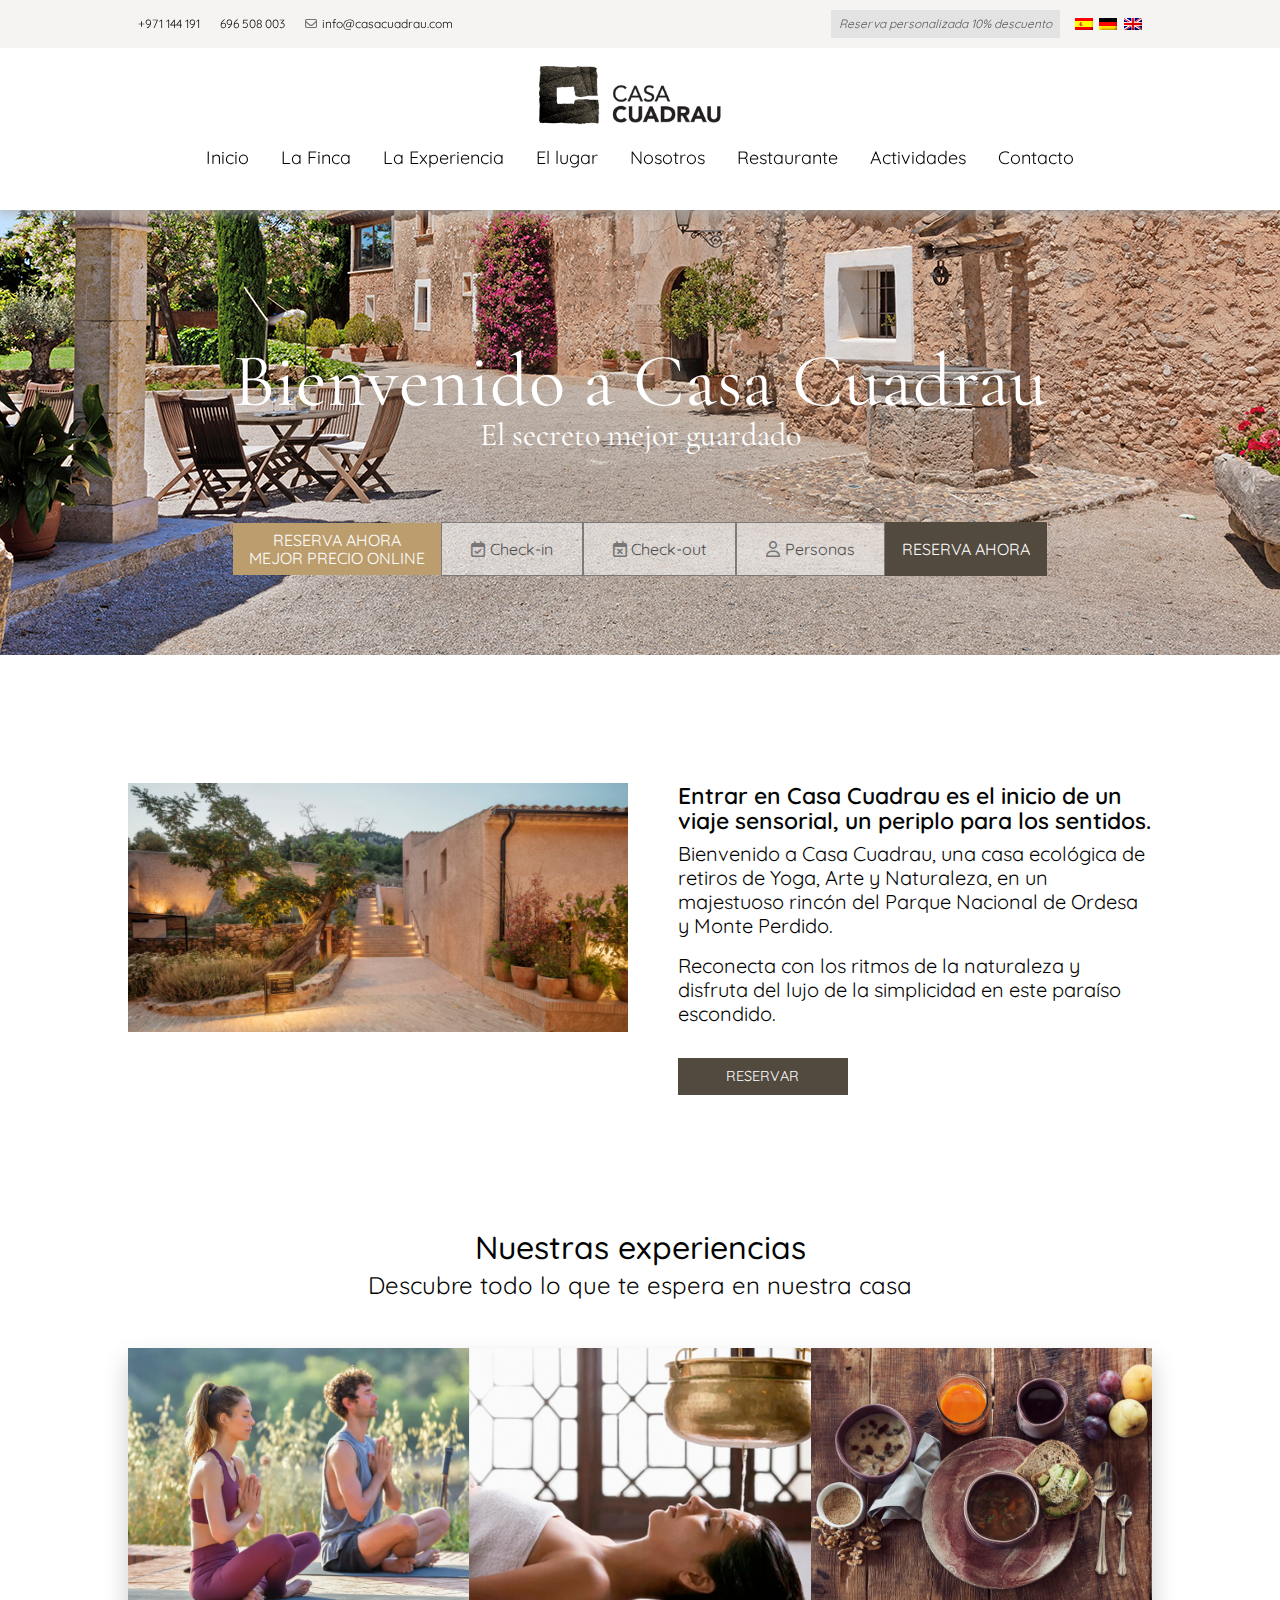
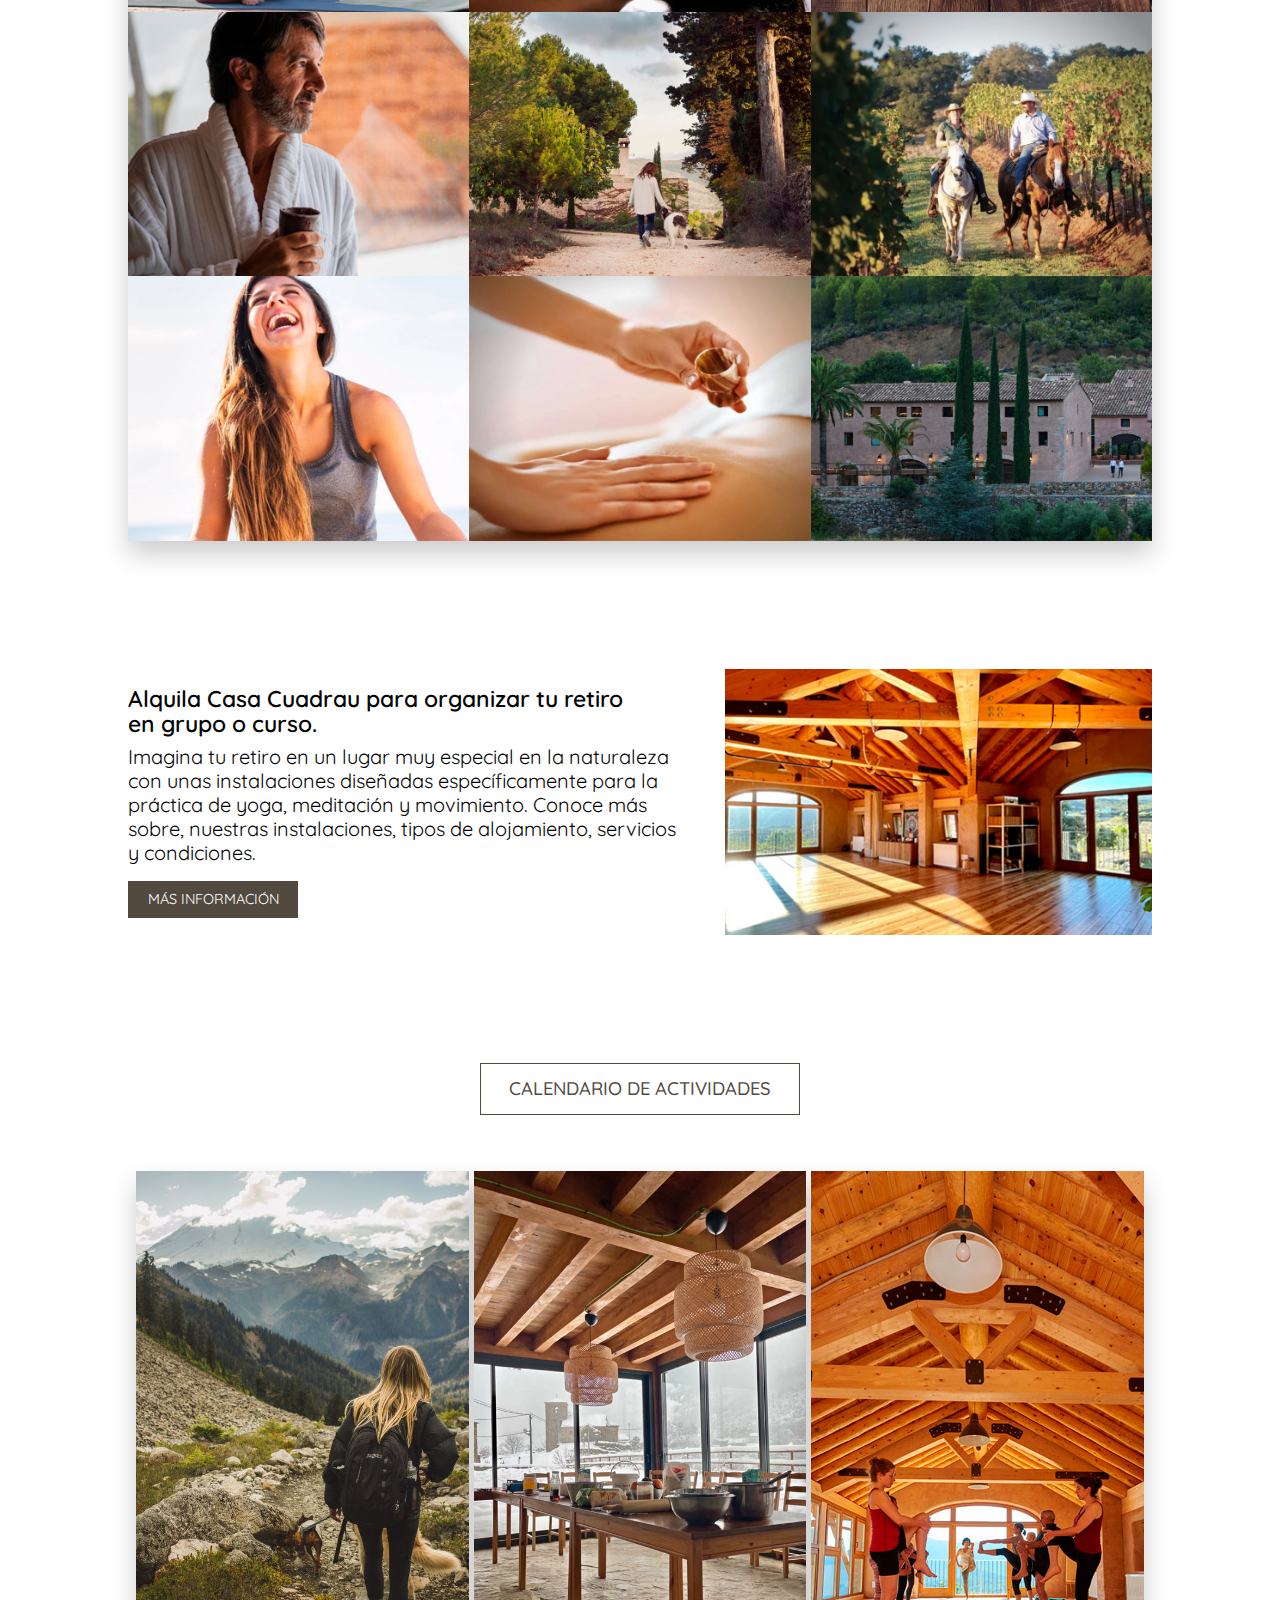
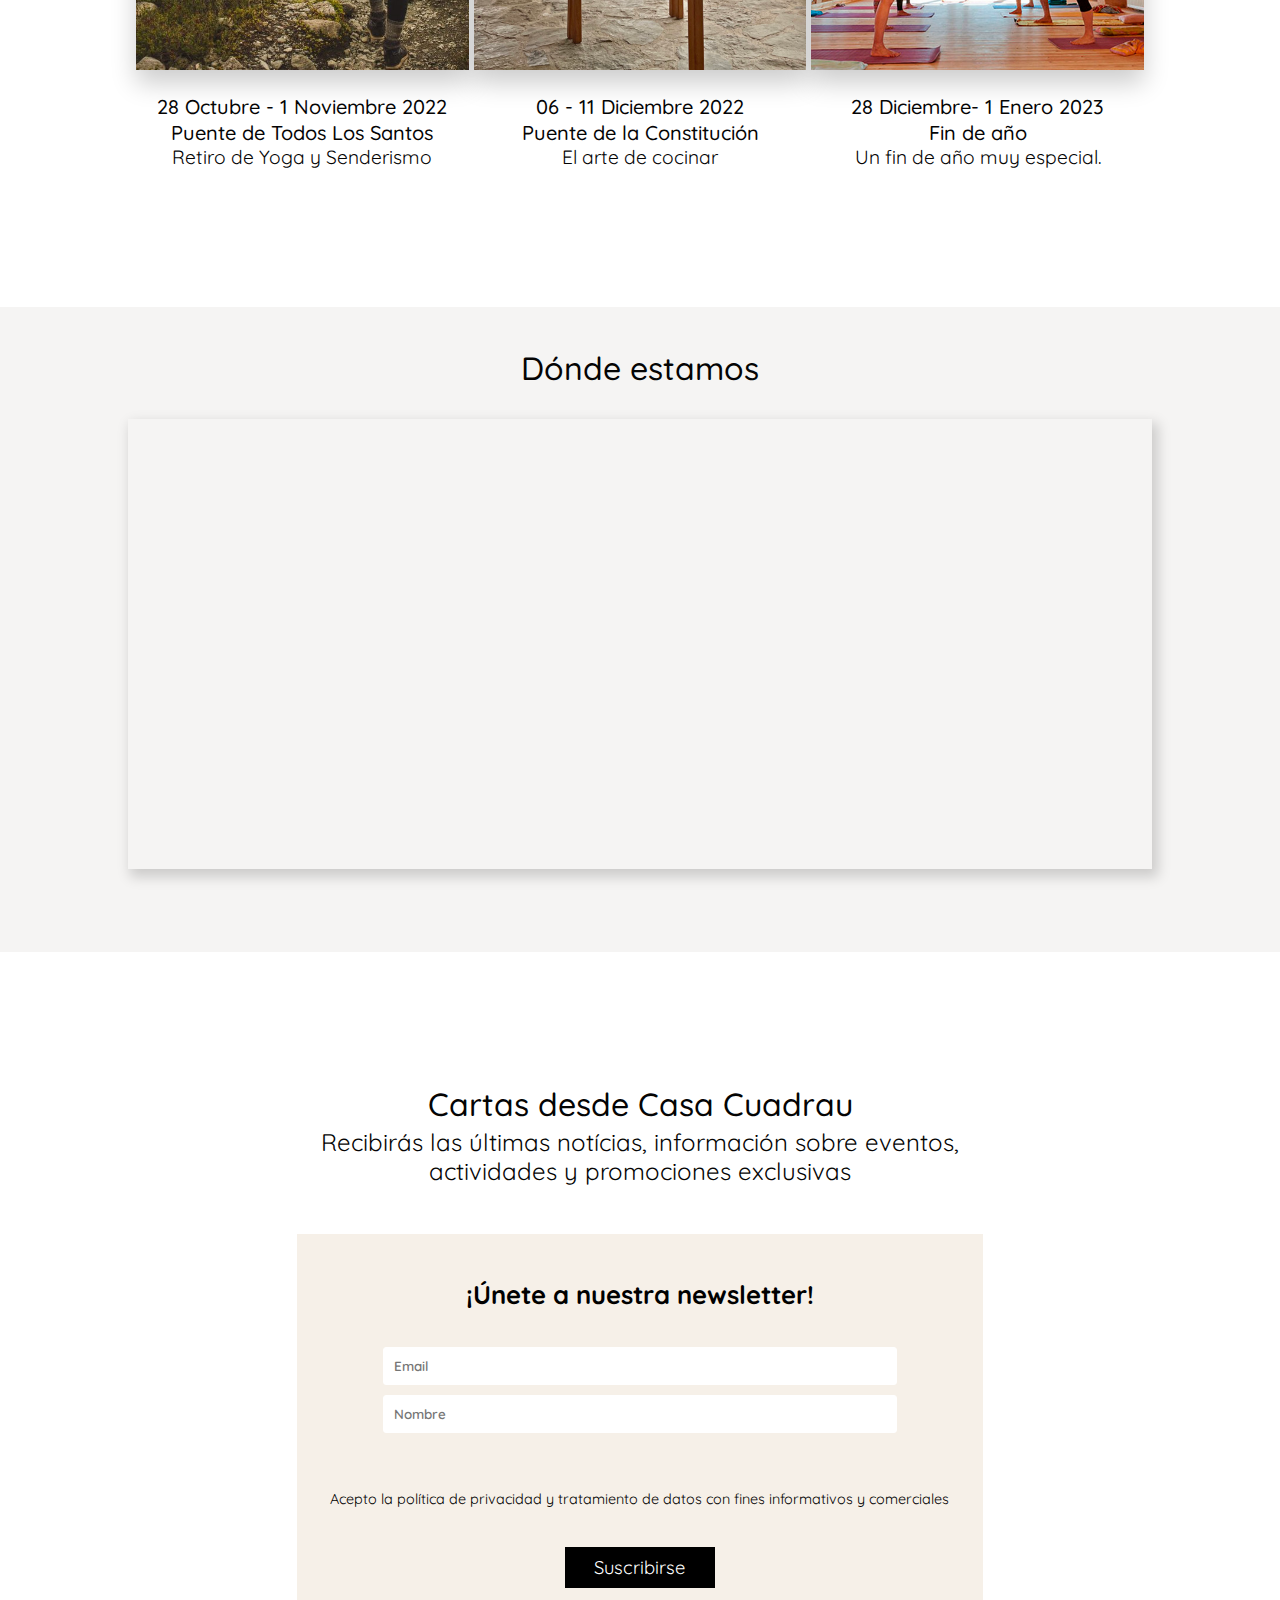
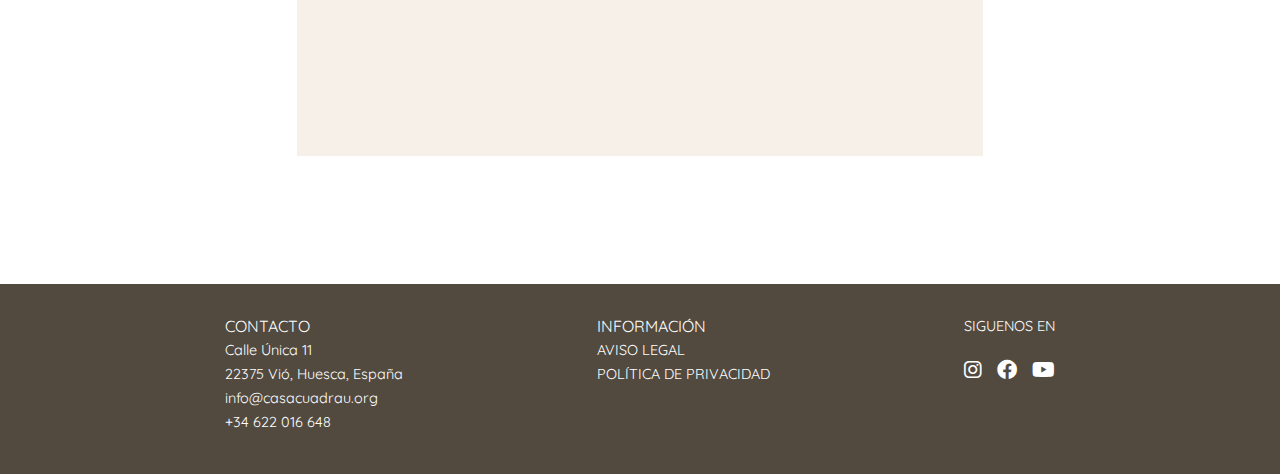
<file: Casa_Cuadrau.html>
<!DOCTYPE html>
<html lang="es">
<head>
	<meta charset="UTF-8">
    <meta name="viewport" content="width=device-width, initial-scale=1.0">
	<title>Casa Cuadrau</title>
    <link rel="stylesheet" type="text/css" href="css/reset.css"/>
    <link rel="stylesheet" type="text/css" href="https://cdnjs.cloudflare.com/ajax/libs/font-awesome/6.0.0/css/all.min.css">
    <link rel="stylesheet" href="https://fonts.googleapis.com/css2?family=Material+Symbols+Outlined:opsz,wght,FILL,GRAD@48,600,1,0" />
    <link href="https://fonts.googleapis.com/css2?family=Cormorant+Garamond:wght@300;400&family=Quicksand:wght@300;400;500&family=Roboto&display=swap" rel="stylesheet">
    <link rel="stylesheet" type="text/css" href="css/style.css"/>
</head>

<body>
    

        <header>

            <div class="info">
            	<div class="wrapper">
                    <div class="container-clearfix">
    	                

    	                <div class="call">
    	                    <span class="phone"><a href="tel:+971144191 ">+971 144 191</a><a href="696508003">696 508 003</a>
                            </span>
                            <span class="logo-mail"><i class="fa-regular fa-envelope"></i><a href="mailto:info@filemopi.com" class="info-mail">info@casacuadrau.com</a></span>
                           
    	                </div> 

                        <div class="flag">
                            <ul>
                                <li class="dto"><a href="#">Reserva personalizada 10% descuento</a></li>
                                <li class="flag-es"><a href="#"><img src="img/es.png" alt="flag-es"></a></li>
                                <li class="flag-de"><a href="#"><img src="img/de.png" alt="flag-de"></a></li>
                                <li class="flag-uk"><a href="#"><img src="img/en.png" alt="flag-en"></a></li>
                            </ul>
                        </div>
                    </div>
                </div>

            </div>
           
           	<div class="log-nav">
	           	<div class="wrapper">
                    <div class="flex-container">
    	            	<div class="logo">
    	                	<a href="Casa_Cuadrau.html"><img src="img/casa-cuadrau-logo2@2x.png" alt="logo-casa-cuadrau"></a>
    	                </div>

    	                <nav>
                            <div class="nav-menu">
                                <ul>
                                    <li><a href="Casa_Cuadrau.html">Inicio</a></li>
                                    <li><a href="#">La Finca</a>
                                        <ul>
                                            <li><a href="#">La Casa Ecológica</a></li>
                                            <li><a href="#">Naturaleza y Entorno</a></li>
                                        </ul>
                                    </li>
                                    <li><a href="#">La Experiencia</a>
                                     <ul>
                                            <li><a href="exercise_one.html">Yoga y Meditación</a></li>
                                            <li><a href="exercise_two.html">Programa Anti-Stress</a></li>
                                            <li><a href="exercise_seven.html">Masaje</a></li>
                                            <li><a href="exercise_three.html">Detox</a></li>
                                            <li><a href="exercise_four.html">Transfórmate</a></li>
                                        </ul>
                                    </li>
        							<li><a href="#">El lugar</a>
                                        <ul>
                                            <li><a href="#">El entorno</a></li>
                                            <li><a href="#">Los animales</a></li>
                                            <li><a href="#">Cómo llegar</a></li>
                                        </ul>
                                    </li>
                                    <li><a href="#">Nosotros</a>
                                        <ul>
                                            <li><a href="#">El Proyecto</a></li>
                                            <li><a href="#">El equipo</a></li>
                                            <li><a href="#">Trabaja con nosotros</a></li>
                                        </ul>
                                    </li>
                                    <li><a href="#">Restaurante</a>
                                        <ul>
                                            <li><a href="exercise_eight.html">Restaurante</a></li>
                                            <li><a href="#">Reservas</a></li>
                                        </ul>
                                    </li>
                                    <li><a href="#">Actividades</a>
                                        <ul>
                                            <li><a href="exercise_six.html">Paseo en caballo</a></li>
                                            <li><a href="#">Agroturismo</a></li>
                                            <li><a href="#">Senderismo</a></li>
                                            <li><a href="#">Comida vegetariana</a></li>
                                            <li><a href="#">Silencio alegre</a></li>
                                        </ul>
                                    </li>
                                    <li><a href="exercise_contact.html">Contacto</a></li>
                                    
                                </ul>
                            </div>
                        </nav>
                    </div>

            	</div>
           	</div><!--END OF LOG-NAV --> 

        </header>

        <main>
            <section class="block-one">
                <div class="image-cover">
                    <div class="wrapper">
                        <div class="container-tittle-form">
                            <div class="tittle-cover">
                                <h1>Bienvenido a Casa Cuadrau</h1>
                                <p class="subtittle">El secreto mejor guardado</p>
                            </div>

                            <div class="container-form-button">

                                <div class="box-form">
                                    <div class="form-reserva">
                                        <div class="box-online">
                                            <p class="now">RESERVA AHORA</p>
                                            <p class="price">MEJOR PRECIO ONLINE</p>
                                        </div>
                                        <div class="in-out">
                                            <div class="box-check">
                                                <span class="name-reserva"><i class="fa-regular fa-calendar-check"></i>Check-in</span> 
                                            </div>
                                            <div class="box-check">
                                                <span class="name-reserva"><i class="fa-regular fa-calendar-xmark"></i>Check-out</span> 
                                            </div>
                                        
                                            <div class="box-check">
                                                <span class="name-reserva"><i class="fa-regular fa-user"></i>Personas</span>
                                            </div>
                                        </div>
                                        <div class="box-button">
                                            <button class="submit">RESERVA AHORA</button>
                                        </div>
                                    </div>
                                </div>
                            </div>
                        </div>    
                    </div>
                </div>  
            </section>  

            <section class="block-twoo">
                <div class="container-presentation">
                    <div class="wrapper">
                        <div class="presentation">

                            <div class="image-home">
                                <img src="img/image_home.png" alt="image-casa-cuadrau">
                            </div>

                            <div class="text-presentation">
                                <h2 class="inside">Entrar en Casa Cuadrau es el inicio de un viaje sensorial, un periplo para los sentidos.</h2>
                                <p class="text1">Bienvenido a Casa Cuadrau, una casa ecológica de retiros de Yoga, Arte y Naturaleza, en un majestuoso rincón del Parque Nacional de Ordesa y Monte Perdido.</p>
                                <p class="text1">Reconecta con los ritmos de la naturaleza y disfruta del lujo de la simplicidad en este paraíso escondido.</p>
                                <div class="box-reserva">
                                    <p class="button-more">
                                    <a href="exercise_reservas.html" class="button-search">RESERVAR</a></p>
                                </div>
                            </div>
                        </div>
                        
                    </div><!--END OF WRAPPER -->  
                </div>
                    
            </section>

            <section class="block-three">
                <div class="wrapper">
                    <div class="list-activities">
                        <div class="tittle-experience">
                            <h2 class="our-experience">Nuestras experiencias</h2>
                            <p class="experience">Descubre todo lo que te espera en nuestra casa</p>
                        </div>
                            <ul class="box-activities">
                                <li class="item item1"><a href="exercise_one.html"><img src="img/01.png" alt="image-yoga"></a></li>
                                <li class="item item2"><a href="exercise_two.html"><img src="img/02.jpeg" alt="image-yoga"></a></li>
                                <li class="item item3"><a href="exercise_three.html"><img src="img/03.jpeg" alt="image-yoga"></a></li>
                                <li class="item item4"><a href="exercise_four.html"><img src="img/04.jpeg" alt="image-yoga"></a></li>
                                <li class="item item5"><a href="exercise_five.html"><img src="img/05.jpeg" alt="image-yoga"></a></li>
                                <li class="item item6"><a href="exercise_six.html"><img src="img/06.png" alt="image-yoga"></a></li>
                                <li class="item item7"><img src="img/07.jpeg" alt="image-yoga"></li>
                                <li class="item item8"><a href="exercise_seven.html"><img src="img/08.png" alt="image-yoga"></a></li>
                                <li class="item item9"><a href="exercise_eight.html"><img src="img/09.png" alt="image-yoga"></a></li>
                            </ul>
                        </div>
                </div><!--END OF WRAPPER --> 
                
            </section>

            <section class="block-four">
                <div class="container-reserva">
                    <div class="wrapper">
                        <div class="container-box-reserva">
                             
                            <div class="text-reserva">
                                
                                <h3 class="rent">Alquila Casa Cuadrau para organizar tu retiro en grupo o curso.</h3>
                                <p class="text1">Imagina tu retiro en un lugar muy especial en la naturaleza con unas instalaciones diseñadas específicamente para la práctica de yoga, meditación y movimiento. Conoce más sobre, nuestras instalaciones, tipos de alojamiento, servicios y condiciones.</p>
                              
                                <div class="box-reserva">
                                    <p class="button-more">
                                    <a href="#" class="button-search">MÁS INFORMACIÓN</a></p>
                                </div>
                            </div>
                            <div class="image-casa-cuadrau-inside">
                                <img src="img/reserva.jpeg" alt="image-casa-cuadrau-reserva" class="image-cuadrau">
                            </div>
                        </div>
                    </div>
                </div>
                
            </section>

            <section class="block-five">
                <div class="container-box-activ">
                    <div class="wrapper">
                        <div class="box-container-activities">
                            <div class="actividades">
                                <p class="button-actividades">
                                <a href="#" class="button-search">CALENDARIO DE ACTIVIDADES</a></p>
                            </div>
                            <div class="box-dates">
                                <div class="box1">
                                    <div class="image-box">
                                        <img src="img/trekking.jpeg" alt="mujer-trekking">
                                    </div>
                                    <div class="text-box">
                                        <a href="#"><p class="date-1">28 Octubre - 1 Noviembre 2022</p>
                                        <p class="date-1">Puente de Todos Los Santos</p>
                                        <p class="date">Retiro de Yoga y Senderismo</p></a>
                                    </div>

                                </div>
                               

                                <div class="box2">
                                    <div class="image-box">
                                        <img src="img/cooking-weekend.jpeg" alt="cooking-weekend">
                                    </div>
                                    <div class="text-box">
                                        <a href="#"><p class="date-1">06 - 11 Diciembre 2022</p>
                                        <p class="date-1">Puente de la Constitución</p>
                                        <p class="date">El arte de cocinar</p></a>
                                    </div>
                                </div>
                                <div class="box3">
                                    <div class="image-box">
                                        <img src="img/grupo-yoga.jpeg" alt="yoga-grupo">
                                    </div>
                                    <div class="text-box">
                                        <a href="#"><p class="date-1">28 Diciembre- 1 Enero 2023</p>
                                        <p class="date-1">Fin de año</p>
                                        <p class="date">Un fin de año muy especial.</p></a>
                                        
                                    </div>

                                </div>
                            </div>
                        </div>
                    </div>
                </div>
            </section>


            <section class="block-six">
                <div class="image-map">
                    <div class="wrapper">
                        <div class="container-map">
                            <div class="direction">
                                <h2 class="location">Dónde estamos</h2>
                                <iframe src="https://www.google.com/maps/embed?pb=!1m14!1m8!1m3!1d11758.485770717063!2d0.054551!3d42.5420956!3m2!1i1024!2i768!4f13.1!3m3!1m2!1s0x0%3A0xaa84130ee63da495!2sCasa%20Cuadrau%3A%20Yoga%2C%20Art%20%26%20Nature%20in%20the%20Pyrenees!5e0!3m2!1ses!2ses!4v1666166856279!5m2!1ses!2ses" width="1000" height="450" style="border:0;" allowfullscreen="" loading="lazy" referrerpolicy="no-referrer-when-downgrade"></iframe>
                            </div>
                        </div>
                    </div>
                </div>
            </section>

            <section class="block-seven">
                <div class="wrapper">
                    <div class="container-newsletter">
                        <div class="tittle-news">
                            <h2 class="cartas">Cartas desde Casa Cuadrau</h2>
                            <p class="experience">Recibirás las últimas notícias, información sobre eventos, actividades y promociones exclusivas</p>
                        </div>                        

                        <div class="newsletters">
                            <div class="box-newsletters">
                                <h3 class="tittle-newsletter">¡Únete a nuestra newsletter!</h3>
                                <form method="post" action="contacto.php" class="contanier-account" >
                                    <ul>
                                        <li>
                                            <input type="text" id="mail" name="name-text" class="bordermail" placeholder="Email" required/>
                                        </li>
                                        <li>
                                            <input type="text" id="name" name="name-text" class="bordername" placeholder="Nombre" required/>
                                        </li>
                                    </ul>
                                    <div id="check">
                                        <input type="checkbox" id="privacidad" name="privacidad" value="ok" class="name" required/>
                                        <label for="privacidad" class="accept">Acepto la política de privacidad y tratamiento de datos con fines informativos y comerciales</label>
                                    </div>
                                    <div class="container-suscribirse">
                                        <p class="button-suscribirse">
                                        <a href="#" class="button-search">Suscribirse</a></p>
                                    </div>
                                </form>
                            </div>
                        </div>
                    </div>
                </div>
			</section>

			
        </main>


            <footer class="block-eigth">
                <div class="container-footer">
                    <div class="wrapper">
                        <div class="box-footer">
                            <div class="contacto">
                                <p class="tittle-contact">CONTACTO</p>
                                <a href="https://www.google.com/maps/place/C.+%C3%9Anica,+11,+22438+Panillo,+Huesca/@42.2369845,0.3006253,17z/data=!3m1!4b1!4m5!3m4!1s0x12a7c0001509e1f7:0xb52ae9c0a6fa50c5!8m2!3d42.2369845!4d0.3006253"><p class="adress">Calle Única 11</p></a>
                                <p class="adress">22375 Vió, Huesca, España</p>
                                <a href="mailto:info@casacuadrau.org"><p class="mail-footer">info@casacuadrau.org</p></a>
                                <a href="tel:34622016648"><p class="phone-footer">+34 622 016 648</p></a>
                            </div>

                            <div class="box-info">
                                <a href="#"><p class="tittle-contact">INFORMACIÓN</p></a>
                                <a href="#"><p class="adress">AVISO LEGAL</p></a>
                                <a href="#"><p class="adress">POLÍTICA DE PRIVACIDAD</p></a>
                            </div>   
                           

                            <div class="container-rrss">
                                <p class="follow-us">SIGUENOS EN</p>
                                    <div class="box-rrss">
                                        <div class="rrss-ig">
                                            <a href="#"><i class="fa-brands fa-instagram"></i></a>
                                        </div>
                                        <div class="rrss-fb">
                                            <a href="#"><i class="fa-brands fa-facebook"></i></a>
                                        </div>
                                        <div class="rrss-ytb">
                                            <a href="#"><i class="fa-brands fa-youtube"></i></a>
                                        </div>
                                    </div>
                            </div>
                            
                        </div>
                    </div>

                </div><!--END container-Footer -->
            </footer>
</body>
</html>
</file>
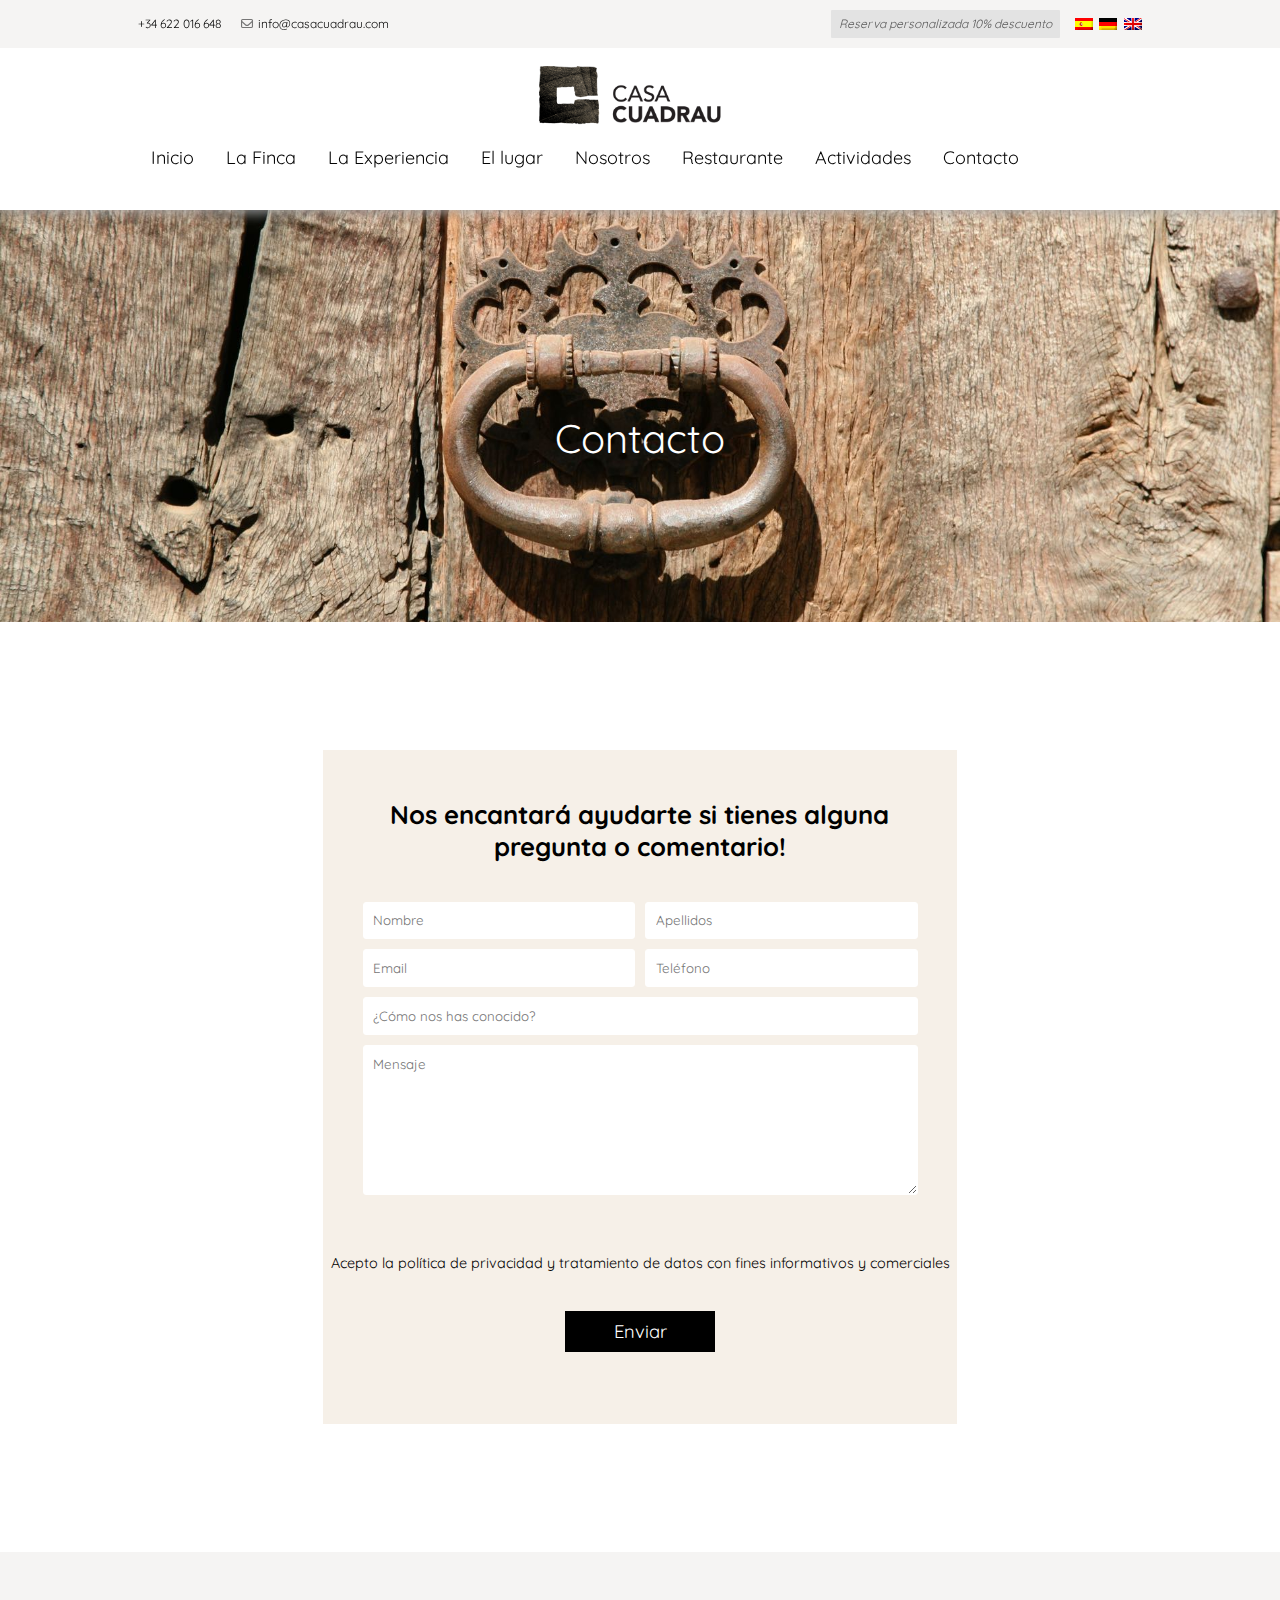
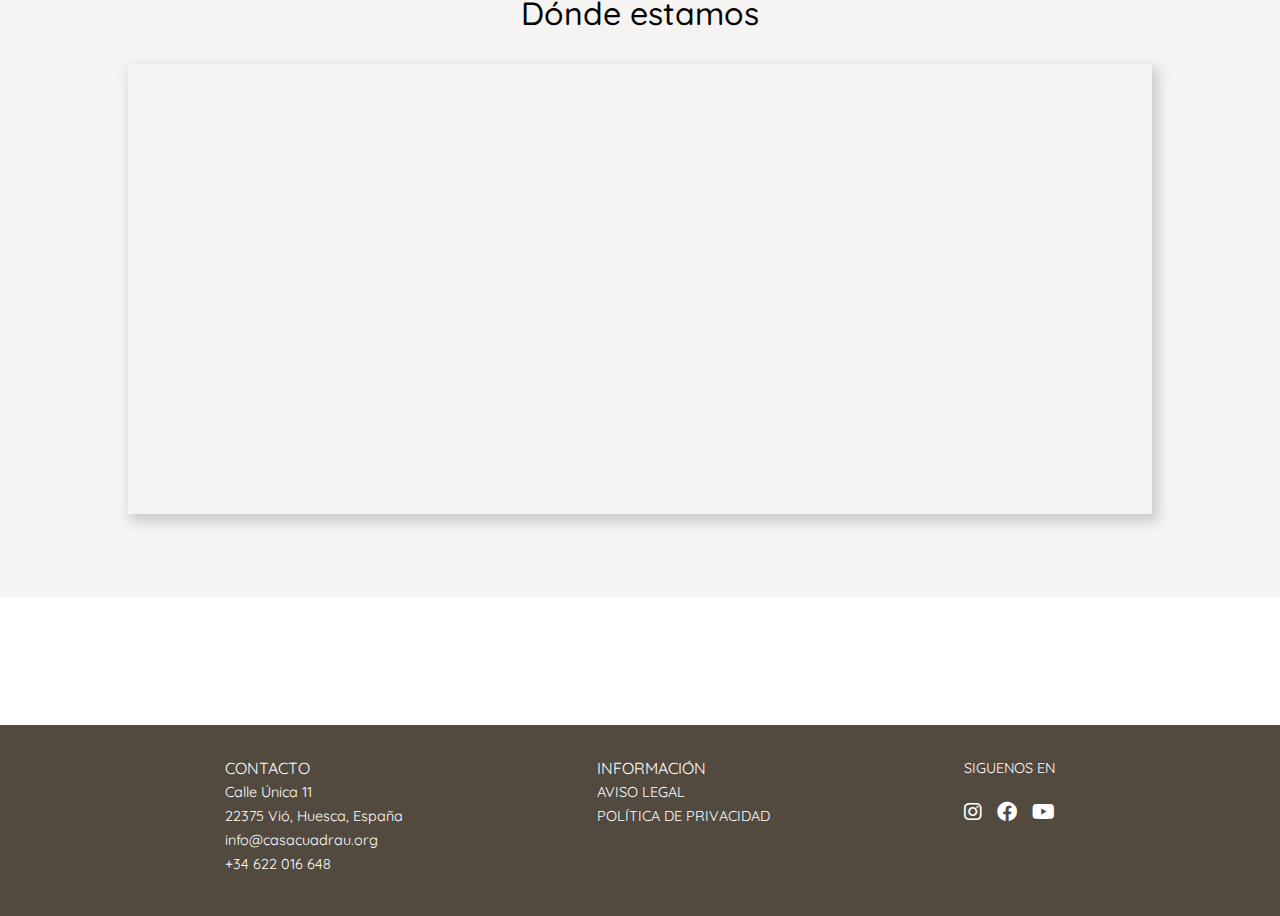
<file: exercise_contact.html>
<!DOCTYPE html>
<html lang="es">
<head>
	<meta charset="UTF-8">
    <meta name="viewport" content="width=device-width, initial-scale=1.0">
	<title>Exercise_contact</title>
    <link rel="stylesheet" type="text/css" href="css/reset.css"/>
    <link rel="stylesheet" type="text/css" href="https://cdnjs.cloudflare.com/ajax/libs/font-awesome/6.0.0/css/all.min.css">
    <link rel="stylesheet" href="https://fonts.googleapis.com/css2?family=Material+Symbols+Outlined:opsz,wght,FILL,GRAD@48,600,1,0" />
    <link href="https://fonts.googleapis.com/css2?family=Cormorant+Garamond:wght@300;400&family=Quicksand:wght@300;400;500&family=Roboto&display=swap" rel="stylesheet">
    <link rel="stylesheet" type="text/css" href="css/style.css"/>
</head>

<body>
    

        <header>

            <div class="info">
            	<div class="wrapper">
                    <div class="container-clearfix">
    	                

    	                <div class="call">
    	                    <span class="phone"><a href="tel:+971144191 ">+34 622 016 648</a></span>
                            <span class="logo-mail"><i class="fa-regular fa-envelope"></i><a href="mailto:info@filemopi.com" class="info-mail">info@casacuadrau.com</a></span>
                           
    	                </div> 

                        <div class="flag">
                            <ul>
                                <li class="dto"><a href="#">Reserva personalizada 10% descuento</a></li>
                                <li class="flag-es"><a href="#"><img src="img/es.png" alt="flag-es"></a></li>
                                <li class="flag-de"><a href="#"><img src="img/de.png" alt="flag-de"></a></li>
                                <li class="flag-uk"><a href="#"><img src="img/en.png" alt="flag-en"></a></li>
                            </ul>
                        </div>
                    </div>
                </div>

            </div>
           
           	<div class="log-nav">
	           	<div class="wrapper">
                    <div class="flex-container">
    	            	<div class="logo">
    	                	<a href="index.html"><img src="img/casa-cuadrau-logo2@2x.png" alt="logo-casa-cuadrau"></a>
    	                </div>

    	                <div class="respmenu">
                            <input type="checkbox">
                            <i class="fas fa-bars"></i>
                            <i class="fas fa-times"></i>
                            <nav>
                                <div class="nav-menu">
                                    <ul>
                                        <li><a href="index.html">Inicio</a></li>
                                        <li><a href="#">La Finca</a>
                                            <ul>
                                                <li><a href="#">La Casa Ecológica</a></li>
                                                <li><a href="#">Naturaleza y Entorno</a></li>
                                            </ul>
                                        </li>
                                        <li class="la_expe"><a href="#">La Experiencia</a>
                                        <ul>
                                                <li><a href="exercise_one.html">Yoga y Meditación</a></li>
                                                <li><a href="exercise_two.html">Programa Anti-Stress</a></li>
                                                <li><a href="exercise_seven.html">Masaje</a></li>
                                                <li><a href="exercise_three.html">Detox</a></li>
                                                <li><a href="exercise_four.html">Transfórmate</a></li>
                                            </ul>
                                        </li>
                                        <li><a href="#">El lugar</a>
                                            <ul>
                                                <li><a href="#">El entorno</a></li>
                                                <li><a href="#">Los animales</a></li>
                                                <li><a href="#">Cómo llegar</a></li>
                                            </ul>
                                        </li>
                                        <li><a href="#">Nosotros</a>
                                            <ul>
                                                <li><a href="#">El Proyecto</a></li>
                                                <li><a href="#">El equipo</a></li>
                                                <li><a href="#">Trabaja con nosotros</a></li>
                                            </ul>
                                        </li>
                                        <li><a href="#">Restaurante</a>
                                            <ul>
                                                <li><a href="exercise_eight.html">Restaurante</a></li>
                                                <li><a href="#">Reservas</a></li>
                                            </ul>
                                        </li>
                                        <li><a href="#">Actividades</a>
                                            <ul>
                                                <li><a href="exercise_six.html">Paseo en caballo</a></li>
                                                <li><a href="#">Agroturismo</a></li>
                                                <li><a href="#">Senderismo</a></li>
                                                <li><a href="#">Comida vegetariana</a></li>
                                                <li><a href="#">Silencio alegre</a></li>
                                            </ul>
                                        </li>
                                        <li><a href="exercise_contact.html">Contacto</a></li>
                                        
                                    </ul>
                                </div>
                            </nav>
                        </div>
                    </div>

            	</div>
           	</div><!--END OF LOG-NAV --> 

        </header>

        <main>
            <section class="block-one">
                <div class="image-cover_contacto">
                    <div class="wrapper">
                        <div class="container-tittle-contacto">
                            
                        <h2 class="tittle_anti_stress">Contacto</h2>
                            
                        </div>    
                    </div>
                </div>  
            </section>  

            <section class="block-twoo">
                <div class="container-presentation">
                    <div class="wrapper">
                        <div class="presentation_box_contacto">
                            
                                    <div class="box_contacto">
                                        <h3 class="tittle-contacto">Nos encantará ayudarte si tienes alguna pregunta o comentario!</h3>
                                        <form method="post" action="contacto.php" class="contanier-account" >
                                            <ul class="box">
                                                
                                                     <li class="box_name">
                                                        
                                                            <input type="text" id="name" name="name-text" class="bordername_contact" placeholder="Nombre" required/>
                                                            <input type="text" id="apellidos" name="name-text" class="borderapellidos_contact" placeholder="Apellidos" required/>
                                                       
                                                    </li>
                                               
                                                
                                                    <li class="box_mail_phone">
                                    
                                                            <input type="email" id="email" name="name-text" class="bordermail_contact" placeholder="Email" required/>
                                                            <input type="text" id="telefono" name="name-text" class="bordertelefono_contact" placeholder="Teléfono" required/>
                                                        
                                                    </li>
                                                
                                            
                                                <li>
                                                    <input type="text" id="conocer" name="name-text" class="border_conocer" placeholder="¿Cómo nos has conocido?" required/>
                                                </li>
                                            
                                            
                                                <li>
                                                    <textarea id="tmensaje" name="tmensaje" rows="8" cols="30" class="border_mensaje" placeholder="Mensaje" required></textarea>
                                                </li>
                                            </ul>


                                            <div id="check">
                                                <input type="checkbox" id="privacidad" name="privacidad" value="ok" class="name" required/>
                                                <label for="privacidad" class="accept">Acepto la política de privacidad y tratamiento de datos con fines informativos y comerciales</label>
                                            </div>
                                            <div class="container-suscribirse">
                                                <p class="button-suscribirse">
                                                <a href="#" class="button-search">Enviar</a></p>
                                            </div>
                                        </form>
                                    </div>

                        </div>

                    </div><!--END OF WRAPPER -->  
                </div>
            </section>
            <section class="block-six">
                <div class="image-map">
                    <div class="wrapper">
                        <div class="container-map">
                            <div class="direction">
                                <h2 class="location">Dónde estamos</h2>
                                <iframe src="https://www.google.com/maps/embed?pb=!1m14!1m8!1m3!1d11758.485770717063!2d0.054551!3d42.5420956!3m2!1i1024!2i768!4f13.1!3m3!1m2!1s0x0%3A0xaa84130ee63da495!2sCasa%20Cuadrau%3A%20Yoga%2C%20Art%20%26%20Nature%20in%20the%20Pyrenees!5e0!3m2!1ses!2ses!4v1666166856279!5m2!1ses!2ses" width="1000" height="450" style="border:0;" allowfullscreen="" loading="lazy" referrerpolicy="no-referrer-when-downgrade"></iframe>
                            </div>
                        </div>
                    </div>
                </div>
            </section>

        </main>


            <footer class="block-eigth">
                <div class="container-footer">
                    <div class="wrapper">
                        <div class="box-footer">
                            <div class="contacto">
                                <p class="tittle-contact">CONTACTO</p>
                                <a href="https://www.google.com/maps/place/C.+%C3%9Anica,+11,+22438+Panillo,+Huesca/@42.2369845,0.3006253,17z/data=!3m1!4b1!4m5!3m4!1s0x12a7c0001509e1f7:0xb52ae9c0a6fa50c5!8m2!3d42.2369845!4d0.3006253"><p class="adress">Calle Única 11</p></a>
                                <p class="adress">22375 Vió, Huesca, España</p>
                                <a href="mailto:info@casacuadrau.org"><p class="mail-footer">info@casacuadrau.org</p></a>
                                <a href="tel:34622016648"><p class="phone-footer">+34 622 016 648</p></a>
                            </div>

                            <div class="box-info">
                                <a href="#"><p class="tittle-contact">INFORMACIÓN</p></a>
                                <a href="#"><p class="adress">AVISO LEGAL</p></a>
                                <a href="#"><p class="adress">POLÍTICA DE PRIVACIDAD</p></a>
                            </div>   
                           

                            <div class="container-rrss">
                                <p class="follow-us">SIGUENOS EN</p>
                                    <div class="box-rrss">
                                        <div class="rrss-ig">
                                            <a href="#"><i class="fa-brands fa-instagram"></i></a>
                                        </div>
                                        <div class="rrss-fb">
                                            <a href="#"><i class="fa-brands fa-facebook"></i></a>
                                        </div>
                                        <div class="rrss-ytb">
                                            <a href="#"><i class="fa-brands fa-youtube"></i></a>
                                        </div>
                                    </div>
                            </div>
                            
                        </div>
                    </div>

                </div><!--END container-Footer -->
            </footer>
</body>
</html>
</file>
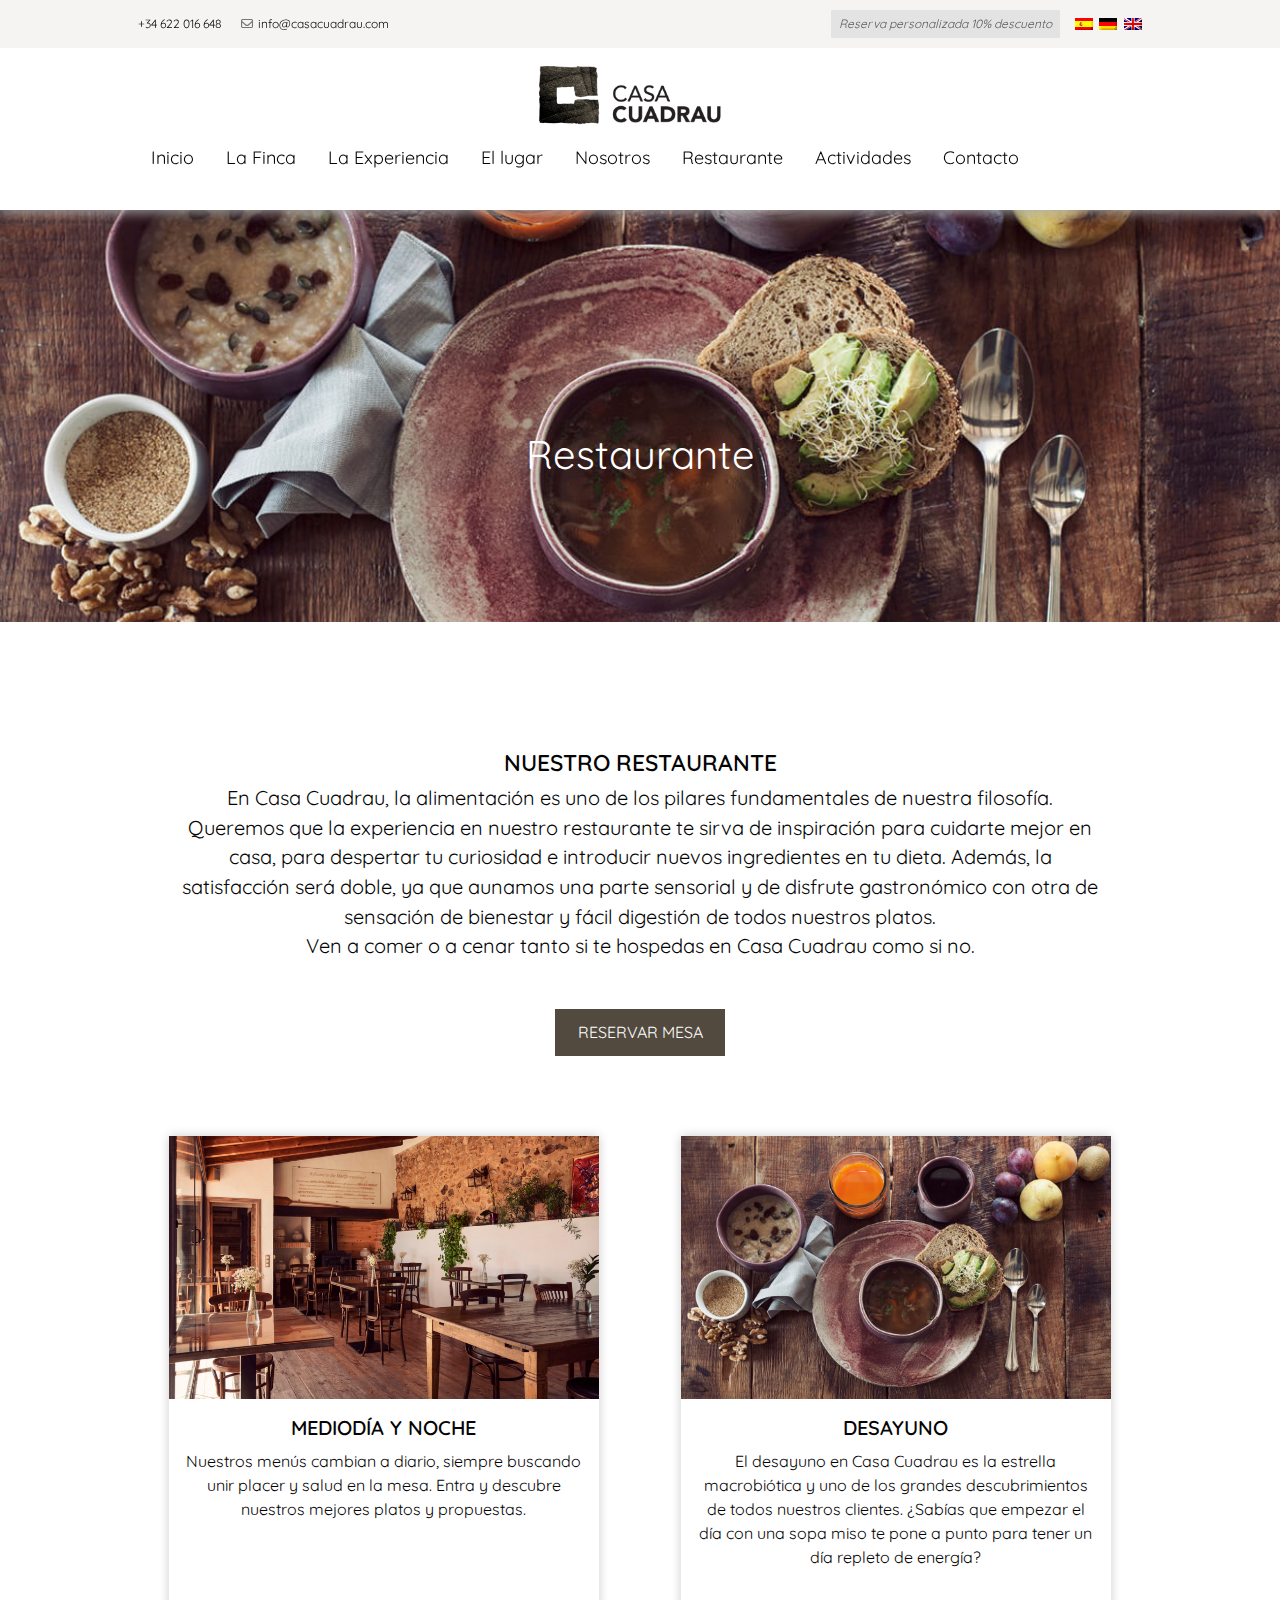
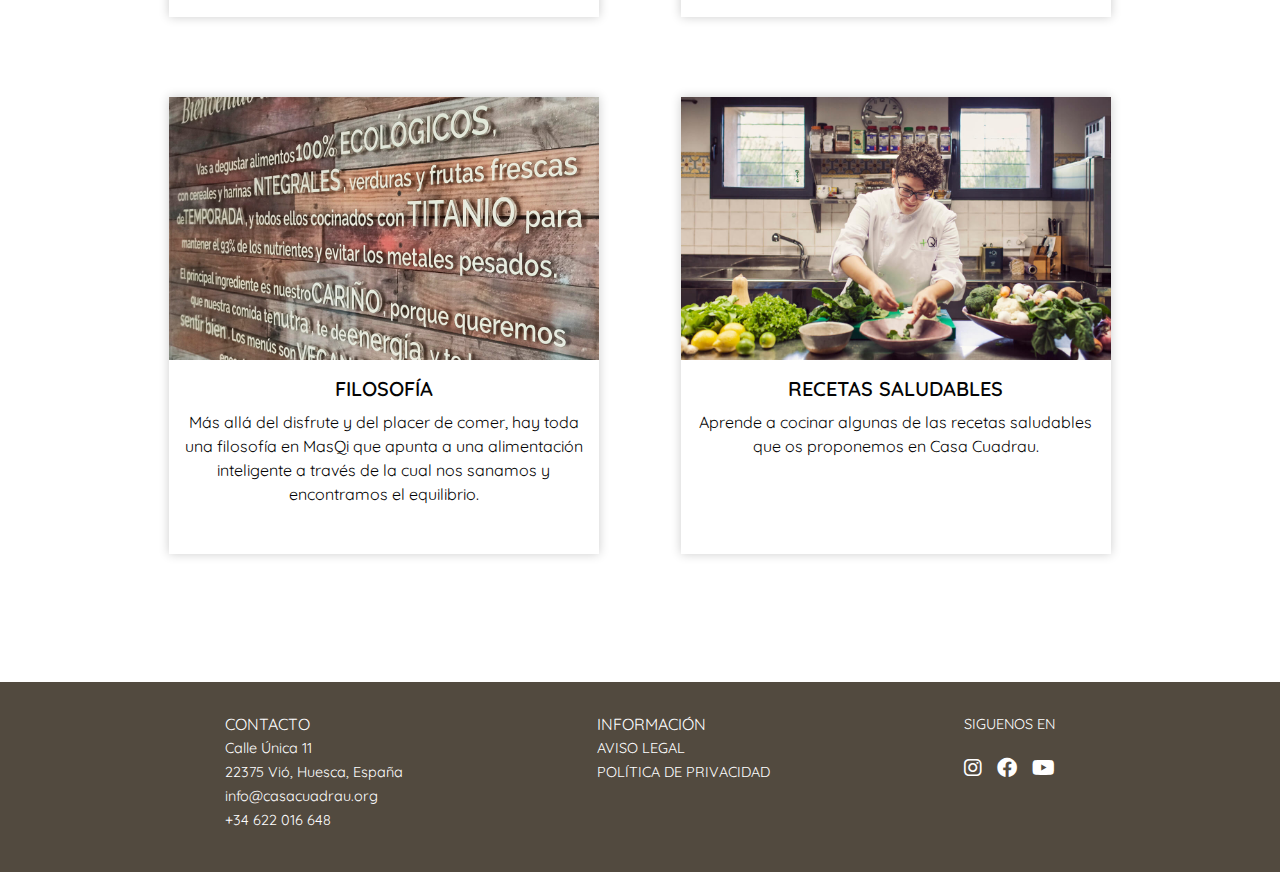
<file: exercise_eight.html>
<!DOCTYPE html>
<html lang="es">
<head>
	<meta charset="UTF-8">
    <meta name="viewport" content="width=device-width, initial-scale=1.0">
	<title>Exercise_eigth</title>
    <link rel="stylesheet" type="text/css" href="css/reset.css"/>
    <link rel="stylesheet" type="text/css" href="https://cdnjs.cloudflare.com/ajax/libs/font-awesome/6.0.0/css/all.min.css">
    <link rel="stylesheet" href="https://fonts.googleapis.com/css2?family=Material+Symbols+Outlined:opsz,wght,FILL,GRAD@48,600,1,0" />
    <link href="https://fonts.googleapis.com/css2?family=Cormorant+Garamond:wght@300;400&family=Quicksand:wght@300;400;500&family=Roboto&display=swap" rel="stylesheet">
    <link rel="stylesheet" type="text/css" href="css/style.css"/>
</head>

<body>
    

        <header>

            <div class="info">
            	<div class="wrapper">
                    <div class="container-clearfix">
    	                

    	                <div class="call">
    	                    <span class="phone"><a href="tel:+971144191 ">+34 622 016 648</a></span>
                            <span class="logo-mail"><i class="fa-regular fa-envelope"></i><a href="mailto:info@filemopi.com" class="info-mail">info@casacuadrau.com</a></span>
                           
    	                </div> 

                        <div class="flag">
                            <ul>
                                <li class="dto"><a href="#">Reserva personalizada 10% descuento</a></li>
                                <li class="flag-es"><a href="#"><img src="img/es.png" alt="flag-es"></a></li>
                                <li class="flag-de"><a href="#"><img src="img/de.png" alt="flag-de"></a></li>
                                <li class="flag-uk"><a href="#"><img src="img/en.png" alt="flag-en"></a></li>
                            </ul>
                        </div>
                    </div>
                </div>

            </div>
           
           	<div class="log-nav">
	           	<div class="wrapper">
                    <div class="flex-container">
    	            	<div class="logo">
    	                	<a href="index.html"><img src="img/casa-cuadrau-logo2@2x.png" alt="logo-casa-cuadrau"></a>
    	                </div>

    	                <div class="respmenu">
                            <input type="checkbox">
                            <i class="fas fa-bars"></i>
                            <i class="fas fa-times"></i>
                            <nav>
                                <div class="nav-menu">
                                    <ul>
                                        <li><a href="index.html">Inicio</a></li>
                                        <li><a href="#">La Finca</a>
                                            <ul>
                                                <li><a href="#">La Casa Ecológica</a></li>
                                                <li><a href="#">Naturaleza y Entorno</a></li>
                                            </ul>
                                        </li>
                                        <li class="la_expe"><a href="#">La Experiencia</a>
                                        <ul>
                                                <li><a href="exercise_one.html">Yoga y Meditación</a></li>
                                                <li><a href="exercise_two.html">Programa Anti-Stress</a></li>
                                                <li><a href="exercise_seven.html">Masaje</a></li>
                                                <li><a href="exercise_three.html">Detox</a></li>
                                                <li><a href="exercise_four.html">Transfórmate</a></li>
                                            </ul>
                                        </li>
                                        <li><a href="#">El lugar</a>
                                            <ul>
                                                <li><a href="#">El entorno</a></li>
                                                <li><a href="#">Los animales</a></li>
                                                <li><a href="#">Cómo llegar</a></li>
                                            </ul>
                                        </li>
                                        <li><a href="#">Nosotros</a>
                                            <ul>
                                                <li><a href="#">El Proyecto</a></li>
                                                <li><a href="#">El equipo</a></li>
                                                <li><a href="#">Trabaja con nosotros</a></li>
                                            </ul>
                                        </li>
                                        <li><a href="#">Restaurante</a>
                                            <ul>
                                                <li><a href="exercise_eight.html">Restaurante</a></li>
                                                <li><a href="#">Reservas</a></li>
                                            </ul>
                                        </li>
                                        <li><a href="#">Actividades</a>
                                            <ul>
                                                <li><a href="exercise_six.html">Paseo en caballo</a></li>
                                                <li><a href="#">Agroturismo</a></li>
                                                <li><a href="#">Senderismo</a></li>
                                                <li><a href="#">Comida vegetariana</a></li>
                                                <li><a href="#">Silencio alegre</a></li>
                                            </ul>
                                        </li>
                                        <li><a href="exercise_contact.html">Contacto</a></li>
                                        
                                    </ul>
                                </div>
                            </nav>
                        </div>
                    </div>

            	</div>
           	</div><!--END OF LOG-NAV --> 

        </header>

        <main>
            <section class="block-one">
                <div class="image-cover_eigth">
                    <div class="wrapper">
                        <div class="container-tittle-restaurante">
                            
                        <h2 class="tittle_anti_stress">Restaurante</h2>
                            
                        </div>    
                    </div>
                </div>  
            </section>  

            <section class="block-twoo">
                <div class="container-presentation">
                    <div class="wrapper">

                        <div class="text-presentation_restaurante">
                            <h2 class="inside">NUESTRO RESTAURANTE</h2>
                            <p class="text1">En Casa Cuadrau, la alimentación es uno de los pilares fundamentales de nuestra filosofía. Queremos que la experiencia en nuestro restaurante te sirva de inspiración para cuidarte mejor en casa, para despertar tu curiosidad e introducir nuevos ingredientes en tu dieta. Además, la satisfacción será doble, ya que aunamos una parte sensorial y de disfrute gastronómico con otra de sensación de bienestar y fácil digestión de todos nuestros platos.</p>
                            <p class="text1">Ven a comer o a cenar tanto si te hospedas en Casa Cuadrau como si no.</p>
                            <div class="reserva">
                                <p class="button-reserva">
                                <a href="#" class="button-search">RESERVAR MESA</a></p>
                            </div>
                                
                        </div>

                         <div class="presentation_box_restaurante">

                                <div class="container_box_restaurante">
                                    <div class="box_restaurante">
                                        <a href="#"><img src="img/local.jpeg" alt="imagen_local"></a>
                                        <h2 class="tittle-list-services_restaurante">MEDIODÍA Y NOCHE</h2>
                                        <p class="text1">Nuestros menús cambian a diario, siempre buscando unir placer y salud en la mesa. Entra y descubre nuestros mejores platos y propuestas.</p>

                                    </div>
                                    <div class="box_restaurante">
                                        <a href=""><img src="img/plato.jpeg" alt="imagen_plato"></a>
                                        <h2 class="tittle-list-services_restaurante">DESAYUNO</h2>
                                        <p class="text1">El desayuno en Casa Cuadrau es la estrella macrobiótica y uno de los grandes descubrimientos de todos nuestros clientes. ¿Sabías que empezar el día con una sopa miso te pone a punto para tener un día repleto de energía? </p>
                                    </div>
                                    <div class="box_restaurante">
                                        <a href="#"><img src="img/texto.jpeg" alt="imagen_texto"></a>
                                        <h2 class="tittle-list-services_restaurante">FILOSOFÍA</h2>
                                        <p class="text1">Más allá del disfrute y del placer de comer, hay toda una filosofía en MasQi que apunta a una alimentación inteligente a través de la cual nos sanamos y encontramos el equilibrio.</p>
                                    </div>
                                    <div class="box_restaurante">
                                        <a href="#"><img src="img/cocina.jpeg" alt="imagen_cocina"></a>
                                        <h2 class="tittle-list-services_restaurante">RECETAS SALUDABLES</h2>
                                        <p class="text1">Aprende a cocinar algunas de las recetas saludables que os proponemos en Casa Cuadrau.</p>
                                    </div>
                                 
                                </div>

                            </div>
                    </div><!--END OF WRAPPER -->  
                </div>
                    
            </section>

        </main>


            <footer class="block-eigth">
                <div class="container-footer">
                    <div class="wrapper">
                        <div class="box-footer">
                            <div class="contacto">
                                <p class="tittle-contact">CONTACTO</p>
                                <a href="https://www.google.com/maps/place/C.+%C3%9Anica,+11,+22438+Panillo,+Huesca/@42.2369845,0.3006253,17z/data=!3m1!4b1!4m5!3m4!1s0x12a7c0001509e1f7:0xb52ae9c0a6fa50c5!8m2!3d42.2369845!4d0.3006253"><p class="adress">Calle Única 11</p></a>
                                <p class="adress">22375 Vió, Huesca, España</p>
                                <a href="mailto:info@casacuadrau.org"><p class="mail-footer">info@casacuadrau.org</p></a>
                                <a href="tel:34622016648"><p class="phone-footer">+34 622 016 648</p></a>
                            </div>

                            <div class="box-info">
                                <a href="#"><p class="tittle-contact">INFORMACIÓN</p></a>
                                <a href="#"><p class="adress">AVISO LEGAL</p></a>
                                <a href="#"><p class="adress">POLÍTICA DE PRIVACIDAD</p></a>
                            </div>   
                           

                            <div class="container-rrss">
                                <p class="follow-us">SIGUENOS EN</p>
                                    <div class="box-rrss">
                                        <div class="rrss-ig">
                                            <a href="#"><i class="fa-brands fa-instagram"></i></a>
                                        </div>
                                        <div class="rrss-fb">
                                            <a href="#"><i class="fa-brands fa-facebook"></i></a>
                                        </div>
                                        <div class="rrss-ytb">
                                            <a href="#"><i class="fa-brands fa-youtube"></i></a>
                                        </div>
                                    </div>
                            </div>
                            
                        </div>
                    </div>

                </div><!--END container-Footer -->
            </footer>
</body>
</html>
</file>
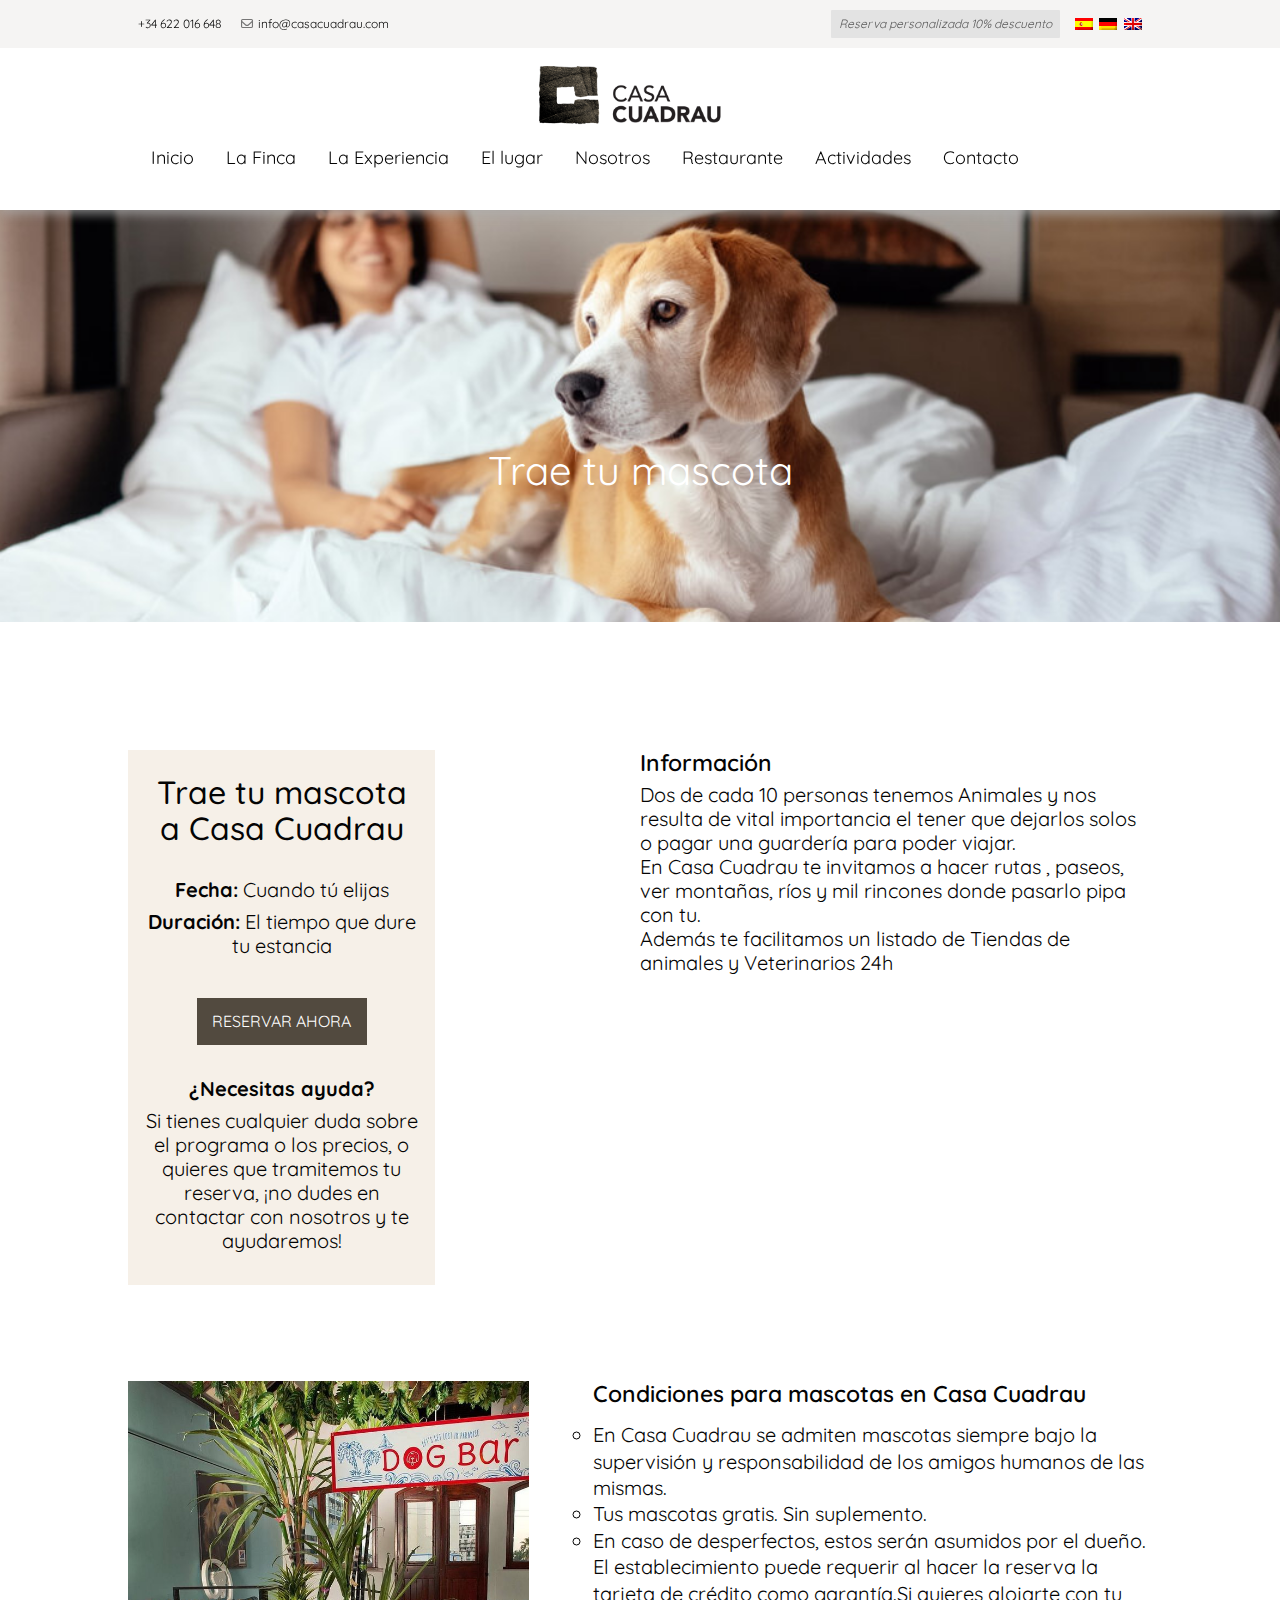
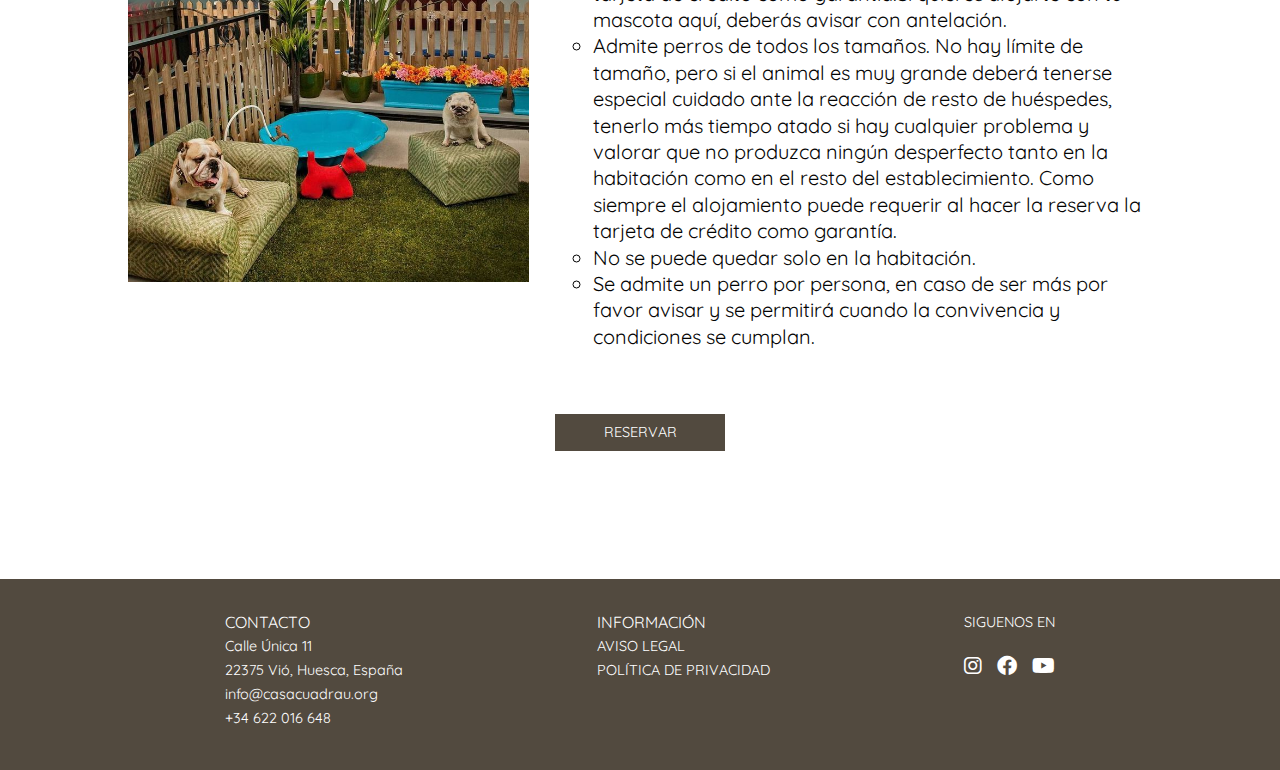
<file: exercise_five.html>
<!DOCTYPE html>
<html lang="es">
<head>
	<meta charset="UTF-8">
    <meta name="viewport" content="width=device-width, initial-scale=1.0">
	<title>Exercisie_five</title>
    <link rel="stylesheet" type="text/css" href="css/reset.css"/>
    <link rel="stylesheet" type="text/css" href="https://cdnjs.cloudflare.com/ajax/libs/font-awesome/6.0.0/css/all.min.css">
    <link rel="stylesheet" href="https://fonts.googleapis.com/css2?family=Material+Symbols+Outlined:opsz,wght,FILL,GRAD@48,600,1,0" />
    <link href="https://fonts.googleapis.com/css2?family=Cormorant+Garamond:wght@300;400&family=Quicksand:wght@300;400;500&family=Roboto&display=swap" rel="stylesheet">
    <link rel="stylesheet" type="text/css" href="css/style.css"/>
</head>

<body>
    

        <header>

            <div class="info">
            	<div class="wrapper">
                    <div class="container-clearfix">
    	                

    	                <div class="call">
    	                    <span class="phone"><a href="tel:+971144191 ">+34 622 016 648</a></span>
                            <span class="logo-mail"><i class="fa-regular fa-envelope"></i><a href="mailto:info@filemopi.com" class="info-mail">info@casacuadrau.com</a></span>
                           
    	                </div> 

                        <div class="flag">
                            <ul>
                                <li class="dto"><a href="#">Reserva personalizada 10% descuento</a></li>
                                <li class="flag-es"><a href="#"><img src="img/es.png" alt="flag-es"></a></li>
                                <li class="flag-de"><a href="#"><img src="img/de.png" alt="flag-de"></a></li>
                                <li class="flag-uk"><a href="#"><img src="img/en.png" alt="flag-en"></a></li>
                            </ul>
                        </div>
                    </div>
                </div>

            </div>
           
           	<div class="log-nav">
	           	<div class="wrapper">
                    <div class="flex-container">
    	            	<div class="logo">
    	                	<a href="index.html"><img src="img/casa-cuadrau-logo2@2x.png" alt="logo-casa-cuadrau"></a>
    	                </div>

    	                <div class="respmenu">
                            <input type="checkbox">
                            <i class="fas fa-bars"></i>
                            <i class="fas fa-times"></i>
                            <nav>
                                <div class="nav-menu">
                                    <ul>
                                        <li><a href="index.html">Inicio</a></li>
                                        <li><a href="#">La Finca</a>
                                            <ul>
                                                <li><a href="#">La Casa Ecológica</a></li>
                                                <li><a href="#">Naturaleza y Entorno</a></li>
                                            </ul>
                                        </li>
                                        <li class="la_expe"><a href="#">La Experiencia</a>
                                        <ul>
                                                <li><a href="exercise_one.html">Yoga y Meditación</a></li>
                                                <li><a href="exercise_two.html">Programa Anti-Stress</a></li>
                                                <li><a href="exercise_seven.html">Masaje</a></li>
                                                <li><a href="exercise_three.html">Detox</a></li>
                                                <li><a href="exercise_four.html">Transfórmate</a></li>
                                            </ul>
                                        </li>
                                        <li><a href="#">El lugar</a>
                                            <ul>
                                                <li><a href="#">El entorno</a></li>
                                                <li><a href="#">Los animales</a></li>
                                                <li><a href="#">Cómo llegar</a></li>
                                            </ul>
                                        </li>
                                        <li><a href="#">Nosotros</a>
                                            <ul>
                                                <li><a href="#">El Proyecto</a></li>
                                                <li><a href="#">El equipo</a></li>
                                                <li><a href="#">Trabaja con nosotros</a></li>
                                            </ul>
                                        </li>
                                        <li><a href="#">Restaurante</a>
                                            <ul>
                                                <li><a href="exercise_eight.html">Restaurante</a></li>
                                                <li><a href="#">Reservas</a></li>
                                            </ul>
                                        </li>
                                        <li><a href="#">Actividades</a>
                                            <ul>
                                                <li><a href="exercise_six.html">Paseo en caballo</a></li>
                                                <li><a href="#">Agroturismo</a></li>
                                                <li><a href="#">Senderismo</a></li>
                                                <li><a href="#">Comida vegetariana</a></li>
                                                <li><a href="#">Silencio alegre</a></li>
                                            </ul>
                                        </li>
                                        <li><a href="exercise_contact.html">Contacto</a></li>
                                        
                                    </ul>
                                </div>
                            </nav>
                        </div>
                    </div>

            	</div>
           	</div><!--END OF LOG-NAV --> 

        </header>

        <main>
            <section class="block-one">
                <div class="image-cover_five">
                    <div class="wrapper">
                        <div class="container-tittle-mascotas">
                            
                        <h2 class="tittle_anti_stress">Trae tu mascota</h2>
                            
                        </div>    
                    </div>
                </div>  
            </section>  

            <div class="block-twoo">
                <div class="container-presentation">
                    <div class="wrapper">

                        <div class="presentation_mascotas">
                            
                            <aside class="program">
                                <div class="container_text_program_anti_stress">
                                    <h2 class="tittle_program_mascotas">Trae tu mascota a Casa Cuadrau</h2>
                                    <div class="container-data_mascotas">
                                        <p class="data"><strong>Fecha:</strong> Cuando tú elijas</p>
                                        <p class="data"><strong>Duración:</strong> El tiempo que dure tu estancia</p>
                                    </div>

                                    <div class="box-web_reserva_form">
                                        <p class="button-reserva">
                                        <a href="exercise_reservas.html" class="button-search">RESERVAR AHORA</a></p>
                                    </div>

                                    <div class="container-help">
                                        <p class="data"><strong>¿Necesitas ayuda?</strong></p>
                                        <p class="data">Si tienes cualquier duda sobre el programa o los precios, o quieres que tramitemos tu reserva,<span class="hiper"><a href="exercise_contact.html"> ¡no dudes en contactar con nosotros</a></span> y te ayudaremos!</p>
                                    </div>
                                </div>
                            </aside>

                            <section class="text-presentation_mascotas">
                                <h2 class="inside">Información</h2>
                                <p class="text1">Dos de cada 10 personas tenemos Animales  y nos resulta de vital importancia el tener que dejarlos solos o pagar una guardería para poder viajar.</p>
                                <p class="text1">En Casa Cuadrau te invitamos a hacer rutas , paseos, ver montañas, ríos y mil rincones donde pasarlo pipa con tu.</p>
                                <p class="text1">Además te facilitamos un listado de Tiendas de animales y Veterinarios 24h </p>

                            </section>
                        </div>

                        <section class="block-twoo_twoo">
                            
                            <div class="presentation_five">
                                <div class="image-detox">
                                    <img src="img/hotel_can.jpeg" alt="hotel_can">
                                </div>

                                <div class="text-services_mascotas">
                                    <h2 class="tittle-list-services_mascotas">Condiciones para mascotas en Casa Cuadrau</h2>
                                    <ul class="services_anti_stress">
                                        <li class="list_services">En Casa Cuadrau se admiten mascotas siempre bajo la supervisión y responsabilidad de los amigos humanos de las mismas.</li>
                                        <li class="list_services">Tus mascotas gratis. Sin suplemento.</li>
                                        <li class="list_services">En caso de desperfectos, estos serán asumidos por el dueño. El establecimiento puede requerir al hacer la reserva la tarjeta de crédito como garantía.Si quieres alojarte con tu mascota aquí, deberás avisar con antelación.</li>
                                        <li class="list_services">Admite perros de todos los tamaños. No hay límite de tamaño, pero si el animal es muy grande deberá tenerse especial cuidado ante la reacción de resto de huéspedes, tenerlo más tiempo atado si hay cualquier problema y valorar que no produzca ningún desperfecto tanto en la habitación como en el resto del establecimiento. Como siempre el alojamiento puede requerir al hacer la reserva la tarjeta de crédito como garantía.</li>
                                        <li class="list_services">No se puede quedar solo en la habitación.</li>
                                        <li class="list_services">Se admite un perro por persona, en caso de ser más por favor avisar y se permitirá cuando la convivencia y condiciones se cumplan.</li>
                                        
                                    </ul>
                                   
                                </div>
                            </div>

                            <div class="box-web_reserva_form">
                                <p class="button-more">
                                <a href="exercise_reservas.html" class="button-search">RESERVAR</a></p>
                            </div>
                        </section>

                        
                    </div><!--END OF WRAPPER -->  
                </div>
                    
            </div>

        </main>


            <footer class="block-eigth">
                <div class="container-footer">
                    <div class="wrapper">
                        <div class="box-footer">
                            <div class="contacto">
                                <p class="tittle-contact">CONTACTO</p>
                                <a href="https://www.google.com/maps/place/C.+%C3%9Anica,+11,+22438+Panillo,+Huesca/@42.2369845,0.3006253,17z/data=!3m1!4b1!4m5!3m4!1s0x12a7c0001509e1f7:0xb52ae9c0a6fa50c5!8m2!3d42.2369845!4d0.3006253"><p class="adress">Calle Única 11</p></a>
                                <p class="adress">22375 Vió, Huesca, España</p>
                                <a href="mailto:info@casacuadrau.org"><p class="mail-footer">info@casacuadrau.org</p></a>
                                <a href="tel:34622016648"><p class="phone-footer">+34 622 016 648</p></a>
                            </div>

                            <div class="box-info">
                                <a href="#"><p class="tittle-contact">INFORMACIÓN</p></a>
                                <a href="#"><p class="adress">AVISO LEGAL</p></a>
                                <a href="#"><p class="adress">POLÍTICA DE PRIVACIDAD</p></a>
                            </div>   
                           

                            <div class="container-rrss">
                                <p class="follow-us">SIGUENOS EN</p>
                                    <div class="box-rrss">
                                        <div class="rrss-ig">
                                            <a href="#"><i class="fa-brands fa-instagram"></i></a>
                                        </div>
                                        <div class="rrss-fb">
                                            <a href="#"><i class="fa-brands fa-facebook"></i></a>
                                        </div>
                                        <div class="rrss-ytb">
                                            <a href="#"><i class="fa-brands fa-youtube"></i></a>
                                        </div>
                                    </div>
                            </div>
                            
                        </div>
                    </div>

                </div><!--END container-Footer -->
            </footer>
</body>
</html>
</file>
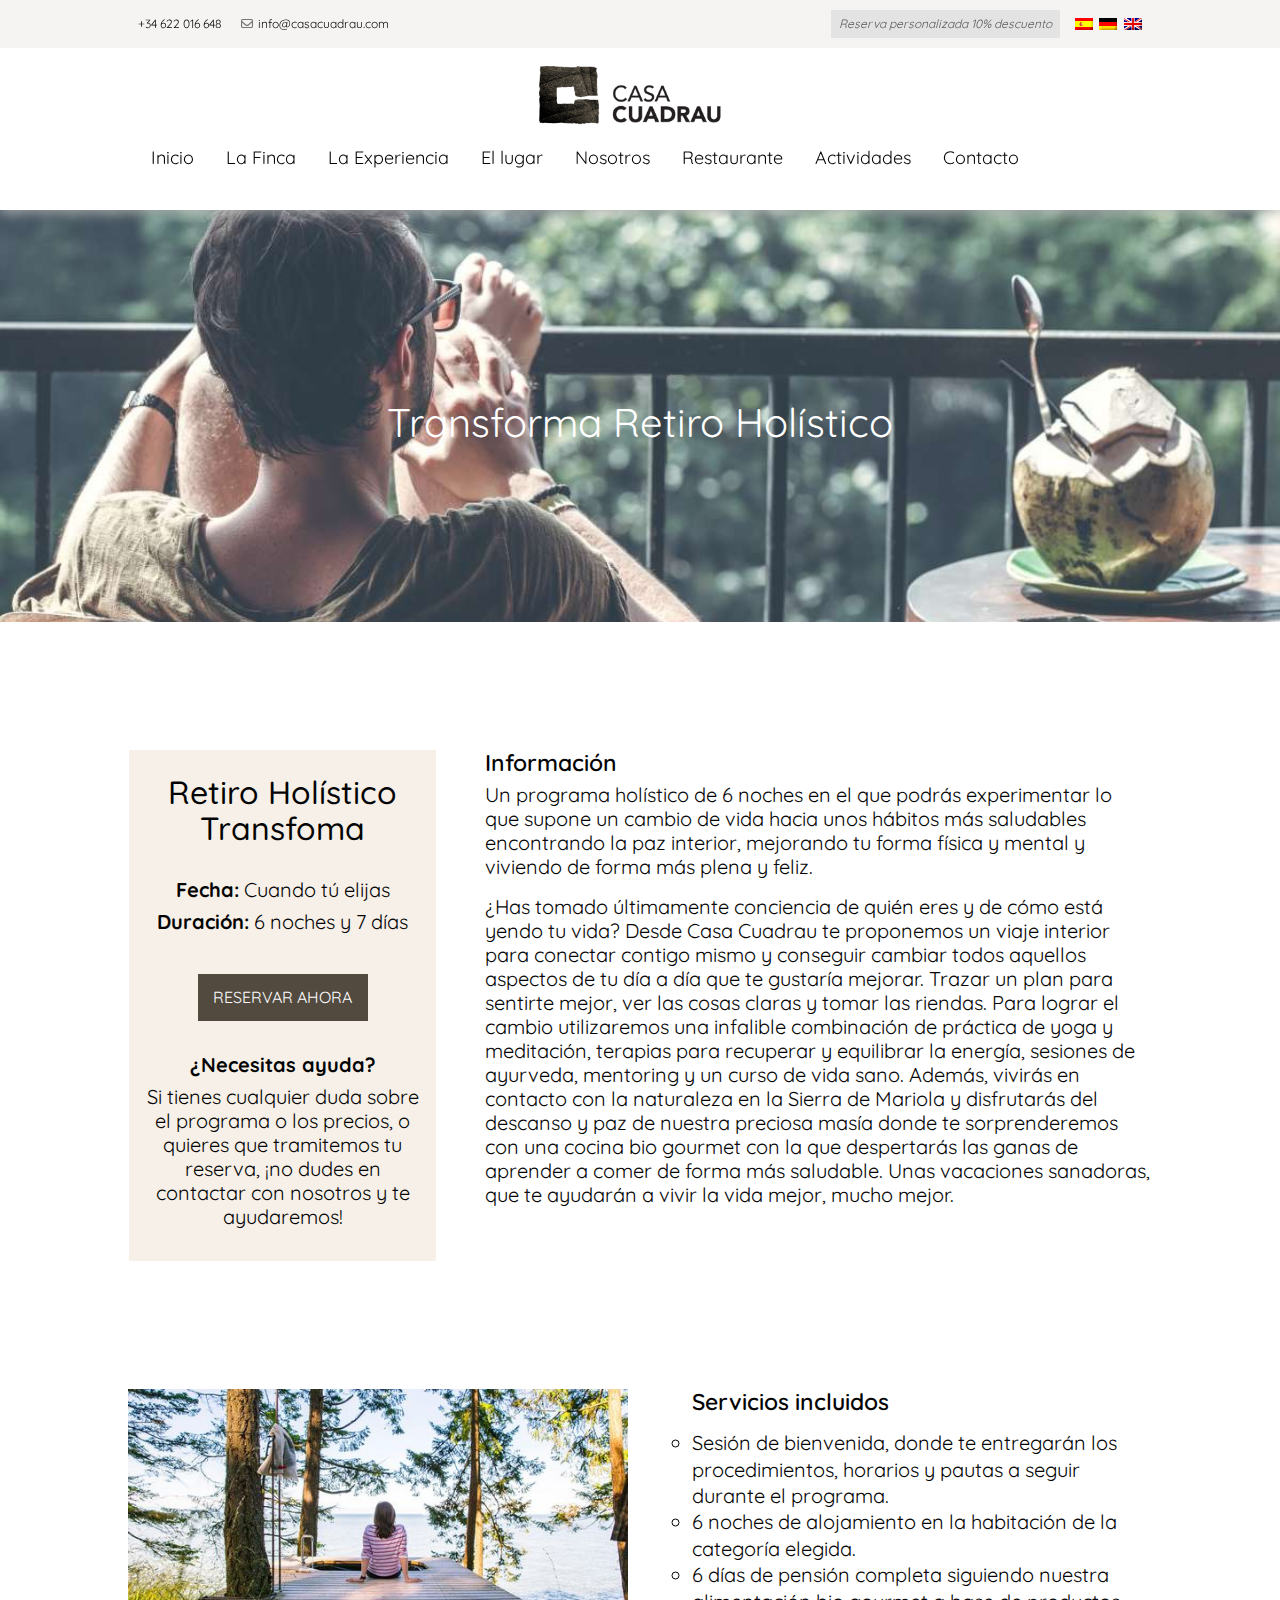
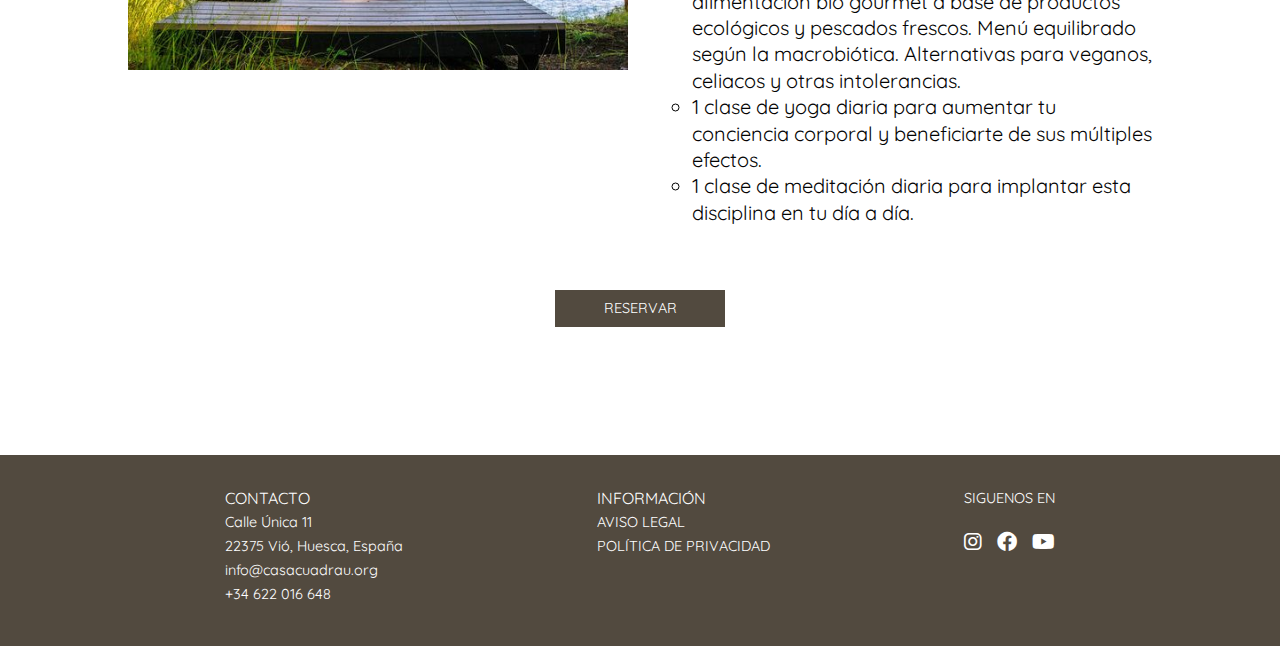
<file: exercise_four.html>
<!DOCTYPE html>
<html lang="es">
<head>
	<meta charset="UTF-8">
    <meta name="viewport" content="width=device-width, initial-scale=1.0">
	<title>Exercisie_four</title>
    <link rel="stylesheet" type="text/css" href="css/reset.css"/>
    <link rel="stylesheet" type="text/css" href="https://cdnjs.cloudflare.com/ajax/libs/font-awesome/6.0.0/css/all.min.css">
    <link rel="stylesheet" href="https://fonts.googleapis.com/css2?family=Material+Symbols+Outlined:opsz,wght,FILL,GRAD@48,600,1,0" />
    <link href="https://fonts.googleapis.com/css2?family=Cormorant+Garamond:wght@300;400&family=Quicksand:wght@300;400;500&family=Roboto&display=swap" rel="stylesheet">
    <link rel="stylesheet" type="text/css" href="css/style.css"/>
</head>

<body>
    

        <header>

            <div class="info">
            	<div class="wrapper">
                    <div class="container-clearfix">
    	                

    	                <div class="call">
    	                    <span class="phone"><a href="tel:+971144191 ">+34 622 016 648</a></span>
                            <span class="logo-mail"><i class="fa-regular fa-envelope"></i><a href="mailto:info@filemopi.com" class="info-mail">info@casacuadrau.com</a></span>
                           
    	                </div> 

                        <div class="flag">
                            <ul>
                                <li class="dto"><a href="#">Reserva personalizada 10% descuento</a></li>
                                <li class="flag-es"><a href="#"><img src="img/es.png" alt="flag-es"></a></li>
                                <li class="flag-de"><a href="#"><img src="img/de.png" alt="flag-de"></a></li>
                                <li class="flag-uk"><a href="#"><img src="img/en.png" alt="flag-en"></a></li>
                            </ul>
                        </div>
                    </div>
                </div>

            </div>
           
           	<div class="log-nav">
                <div class="wrapper">
                    <div class="flex-container">
                        <div class="logo">
                            <a href="index.html"><img src="img/casa-cuadrau-logo2@2x.png" alt="logo-casa-cuadrau"></a>
                        </div>

                        <div class="respmenu">
                            <input type="checkbox">
                            <i class="fas fa-bars"></i>
                            <i class="fas fa-times"></i>
                            <nav>
                                <div class="nav-menu">
                                    <ul>
                                        <li><a href="index.html">Inicio</a></li>
                                        <li><a href="#">La Finca</a>
                                            <ul>
                                                <li><a href="#">La Casa Ecológica</a></li>
                                                <li><a href="#">Naturaleza y Entorno</a></li>
                                            </ul>
                                        </li>
                                        <li class="la_expe"><a href="#">La Experiencia</a>
                                        <ul>
                                                <li><a href="exercise_one.html">Yoga y Meditación</a></li>
                                                <li><a href="exercise_two.html">Programa Anti-Stress</a></li>
                                                <li><a href="exercise_seven.html">Masaje</a></li>
                                                <li><a href="exercise_three.html">Detox</a></li>
                                                <li><a href="exercise_four.html">Transfórmate</a></li>
                                            </ul>
                                        </li>
                                        <li><a href="#">El lugar</a>
                                            <ul>
                                                <li><a href="#">El entorno</a></li>
                                                <li><a href="#">Los animales</a></li>
                                                <li><a href="#">Cómo llegar</a></li>
                                            </ul>
                                        </li>
                                        <li><a href="#">Nosotros</a>
                                            <ul>
                                                <li><a href="#">El Proyecto</a></li>
                                                <li><a href="#">El equipo</a></li>
                                                <li><a href="#">Trabaja con nosotros</a></li>
                                            </ul>
                                        </li>
                                        <li><a href="#">Restaurante</a>
                                            <ul>
                                                <li><a href="exercise_eight.html">Restaurante</a></li>
                                                <li><a href="#">Reservas</a></li>
                                            </ul>
                                        </li>
                                        <li><a href="#">Actividades</a>
                                            <ul>
                                                <li><a href="exercise_six.html">Paseo en caballo</a></li>
                                                <li><a href="#">Agroturismo</a></li>
                                                <li><a href="#">Senderismo</a></li>
                                                <li><a href="#">Comida vegetariana</a></li>
                                                <li><a href="#">Silencio alegre</a></li>
                                            </ul>
                                        </li>
                                        <li><a href="exercise_contact.html">Contacto</a></li>
                                        
                                    </ul>
                                </div>
                            </nav>
                        </div>
                    </div>

                </div>
            </div><!--END OF LOG-NAV --> 

        </header>

        <main>
            <section class="block-one">
                <div class="image-cover_four">
                    <div class="wrapper">
                        <div class="container-tittle-detox">
                            
                        <h2 class="tittle_anti_stress">Transforma Retiro Holístico</h2>
                            
                        </div>    
                    </div>
                </div>  
            </section>  

            <div class="block-twoo">
                <div class="container-presentation">
                    <div class="wrapper">

                        <div class="presentation_anti_stress">
                            
                            <aside class="program">
                                <div class="container_text_program_anti_stress">
                                    <h2 class="tittle_program_transforma">Retiro Holístico Transfoma</h2>
                                    <div class="container-data">
                                        <p class="data"><strong>Fecha:</strong> Cuando tú elijas</p>
                                        <p class="data"><strong>Duración:</strong> 6 noches y 7 días</p>
                                    </div>

                                    <div class="box-web_reserva_form">
                                        <p class="button-reserva">
                                        <a href="exercise_reservas.html" class="button-search">RESERVAR AHORA</a></p>
                                    </div>

                                    <div class="container-help">
                                        <p class="data"><strong>¿Necesitas ayuda?</strong></p>
                                        <p class="data">Si tienes cualquier duda sobre el programa o los precios, o quieres que tramitemos tu reserva,<span class="hiper"><a href="exercise_contact.html"> ¡no dudes en contactar con nosotros</a></span> y te ayudaremos!</p>
                                    </div>
                                </div>
                            </aside>

                            <section class="text-presentation_anti_stress">
                                <h2 class="inside">Información</h2>
                                <p class="text1">Un programa holístico de 6 noches en el que podrás experimentar lo que supone un cambio de vida hacia unos hábitos más saludables encontrando la paz interior, mejorando tu forma física y mental y viviendo de forma más plena y feliz. </p>
                                <p class="text1">¿Has tomado últimamente conciencia de quién eres y de cómo está yendo tu vida? Desde Casa Cuadrau te proponemos un viaje interior para conectar contigo mismo y conseguir cambiar todos aquellos aspectos de tu día a día que te gustaría mejorar. Trazar un plan para sentirte mejor, ver las cosas claras y tomar las riendas. Para lograr el cambio utilizaremos una infalible combinación de práctica de yoga y meditación, terapias para recuperar y equilibrar la energía, sesiones de ayurveda, mentoring y un curso de vida sano. Además, vivirás en contacto con la naturaleza en la Sierra de Mariola y disfrutarás del  descanso y paz de nuestra preciosa masía donde te sorprenderemos con una cocina bio gourmet con la que despertarás las ganas de aprender a comer de forma más saludable. Unas vacaciones sanadoras, que te ayudarán a vivir la vida mejor, mucho mejor. </p>

                            </section>
                        </div>

                        <section class="block-four">
                            
                            <div class="presentation_four">
                                <div class="image-detox">
                                    <img src="img/retreat_2.jpeg" alt="mujer_meditando">
                                </div>

                                <div class="text-services_transforma">
                                    <h2 class="tittle-list-services">Servicios incluidos</h2>
                                    <ul class="services_anti_stress">
                                        <li class="list_services">Sesión de bienvenida, donde te entregarán los procedimientos, horarios y pautas a seguir durante el programa. </li>
                                        <li class="list_services">6 noches de alojamiento en la habitación de la categoría elegida.</li>
                                        <li class="list_services">6 días de pensión completa siguiendo nuestra alimentación bio gourmet a base de productos ecológicos y pescados frescos. Menú equilibrado según la macrobiótica. Alternativas para veganos, celiacos y otras intolerancias.</li>
                                        <li class="list_services">1 clase de yoga diaria para aumentar tu conciencia corporal y beneficiarte de sus múltiples efectos.</li>
                                        <li class="list_services">1 clase de meditación diaria para implantar esta disciplina en tu día a día. </li>
                                        
                                    </ul>
                                   
                                </div>
                            </div>

                            <div class="box-web_reserva_form">
                                <p class="button-more">
                                <a href="exercise_reservas.html" class="button-search">RESERVAR</a></p>
                            </div>
                        </section>

                        
                    </div><!--END OF WRAPPER -->  
                </div>
                    
            </div>

        </main>


            <footer class="block-eigth">
                <div class="container-footer">
                    <div class="wrapper">
                        <div class="box-footer">
                            <div class="contacto">
                                <p class="tittle-contact">CONTACTO</p>
                                <a href="https://www.google.com/maps/place/C.+%C3%9Anica,+11,+22438+Panillo,+Huesca/@42.2369845,0.3006253,17z/data=!3m1!4b1!4m5!3m4!1s0x12a7c0001509e1f7:0xb52ae9c0a6fa50c5!8m2!3d42.2369845!4d0.3006253"><p class="adress">Calle Única 11</p></a>
                                <p class="adress">22375 Vió, Huesca, España</p>
                                <a href="mailto:info@casacuadrau.org"><p class="mail-footer">info@casacuadrau.org</p></a>
                                <a href="tel:34622016648"><p class="phone-footer">+34 622 016 648</p></a>
                            </div>

                            <div class="box-info">
                                <a href="#"><p class="tittle-contact">INFORMACIÓN</p></a>
                                <a href="#"><p class="adress">AVISO LEGAL</p></a>
                                <a href="#"><p class="adress">POLÍTICA DE PRIVACIDAD</p></a>
                            </div>   
                           

                            <div class="container-rrss">
                                <p class="follow-us">SIGUENOS EN</p>
                                    <div class="box-rrss">
                                        <div class="rrss-ig">
                                            <a href="#"><i class="fa-brands fa-instagram"></i></a>
                                        </div>
                                        <div class="rrss-fb">
                                            <a href="#"><i class="fa-brands fa-facebook"></i></a>
                                        </div>
                                        <div class="rrss-ytb">
                                            <a href="#"><i class="fa-brands fa-youtube"></i></a>
                                        </div>
                                    </div>
                            </div>
                            
                        </div>
                    </div>

                </div><!--END container-Footer -->
            </footer>
</body>
</html>
</file>
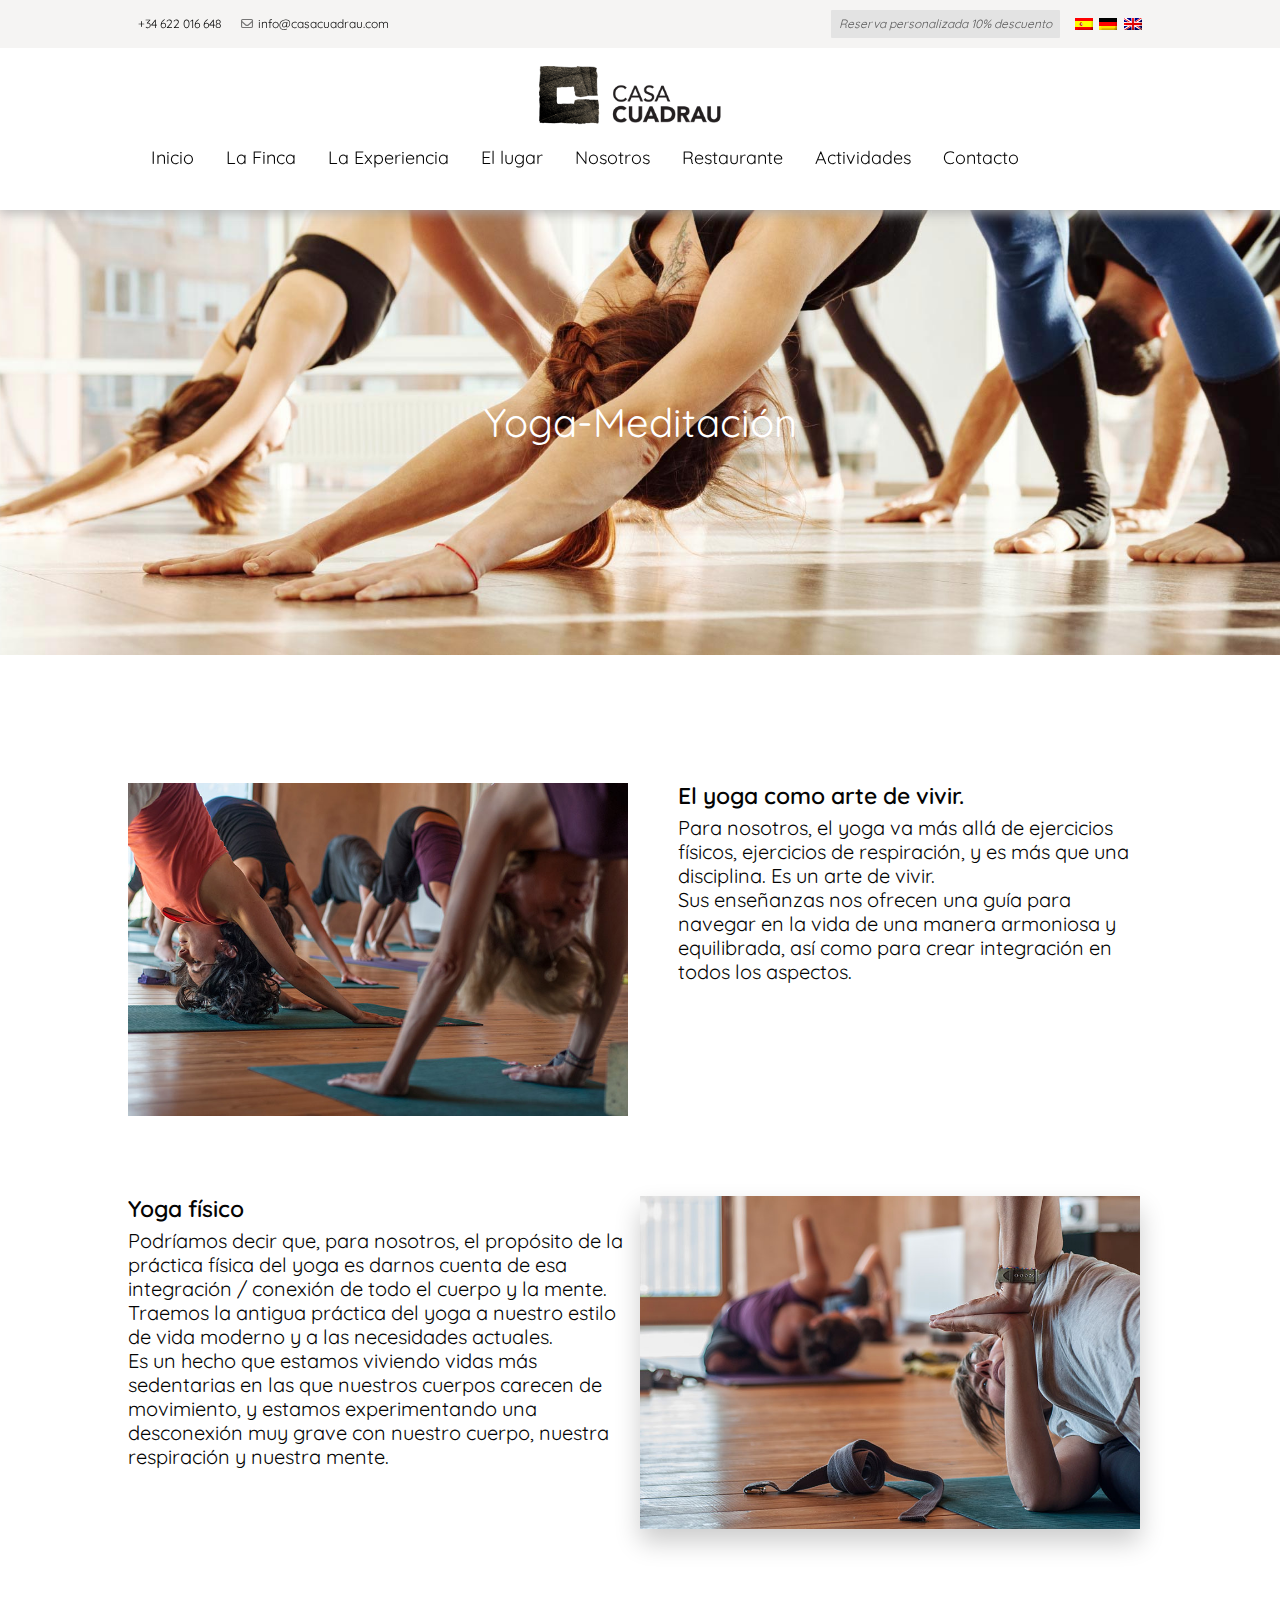
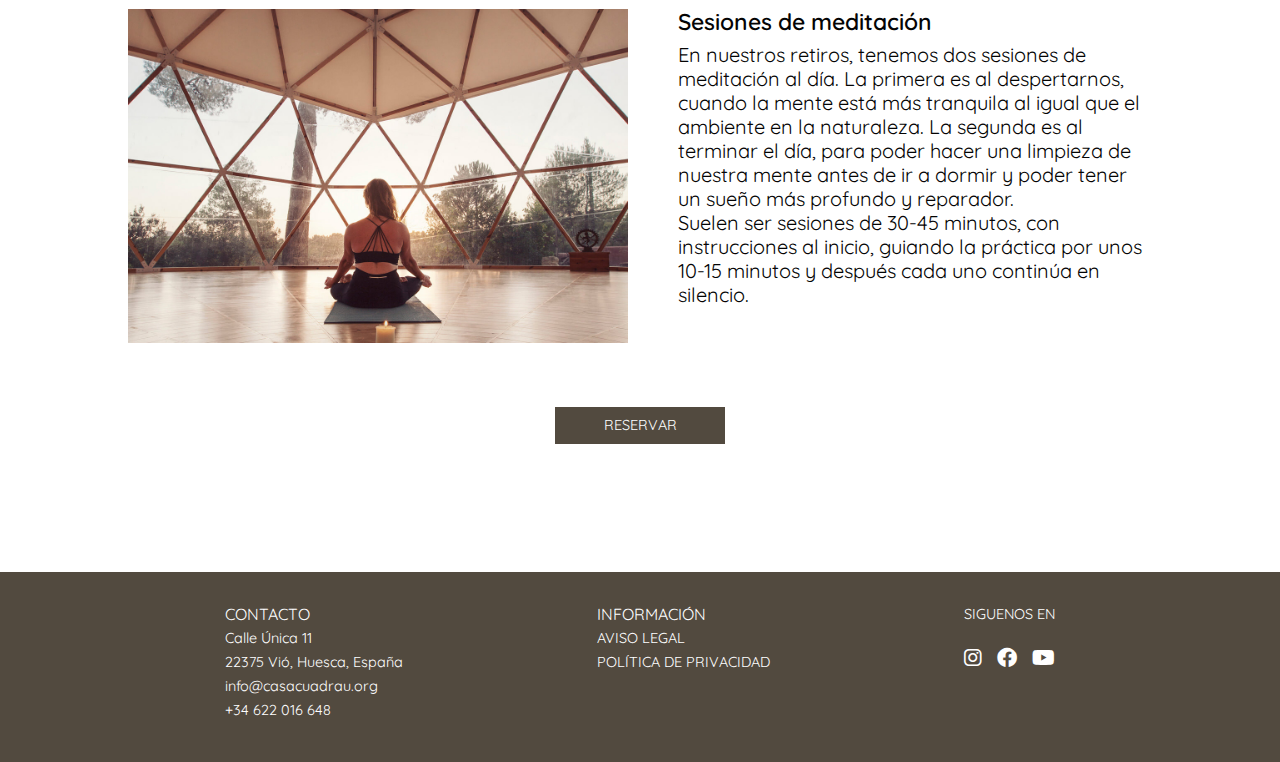
<file: exercise_one.html>
<!DOCTYPE html>
<html lang="es">
<head>
	<meta charset="UTF-8">
    <meta name="viewport" content="width=device-width, initial-scale=1.0">
	<title>Exercisie_one</title>
    <link rel="stylesheet" type="text/css" href="css/reset.css"/>
    <link rel="stylesheet" type="text/css" href="https://cdnjs.cloudflare.com/ajax/libs/font-awesome/6.0.0/css/all.min.css">
    <link rel="stylesheet" href="https://fonts.googleapis.com/css2?family=Material+Symbols+Outlined:opsz,wght,FILL,GRAD@48,600,1,0" />
    <link href="https://fonts.googleapis.com/css2?family=Cormorant+Garamond:wght@300;400&family=Quicksand:wght@300;400;500&family=Roboto&display=swap" rel="stylesheet">
    <link rel="stylesheet" type="text/css" href="css/style.css"/>
</head>

<body>
    

        <header>

            <div class="info">
            	<div class="wrapper">
                    <div class="container-clearfix">
    	                

    	                <div class="call">
    	                    <span class="phone"><a href="tel:+971144191 ">+34 622 016 648</a></span>
                            <span class="logo-mail"><i class="fa-regular fa-envelope"></i><a href="mailto:info@filemopi.com" class="info-mail">info@casacuadrau.com</a></span>
                           
    	                </div> 

                        <div class="flag">
                            <ul>
                                <li class="dto"><a href="#">Reserva personalizada 10% descuento</a></li>
                                <li class="flag-es"><a href="#"><img src="img/es.png" alt="flag-es"></a></li>
                                <li class="flag-de"><a href="#"><img src="img/de.png" alt="flag-de"></a></li>
                                <li class="flag-uk"><a href="#"><img src="img/en.png" alt="flag-en"></a></li>
                            </ul>
                        </div>
                    </div>
                </div>

            </div>
           
           	<div class="log-nav">
	           	<div class="wrapper">
                    <div class="flex-container">
    	            	<div class="logo">
    	                	<a href="index.html"><img src="img/casa-cuadrau-logo2@2x.png" alt="logo-casa-cuadrau"></a>
    	                </div>

                        <div class="respmenu">
                            <input type="checkbox">
                            <i class="fas fa-bars"></i>
                            <i class="fas fa-times"></i>
                            <nav>
                                <div class="nav-menu">
                                    <ul>
                                        <li><a href="index.html">Inicio</a></li>
                                        <li><a href="#">La Finca</a>
                                            <ul>
                                                <li><a href="#">La Casa Ecológica</a></li>
                                                <li><a href="#">Naturaleza y Entorno</a></li>
                                            </ul>
                                        </li>
                                        <li class="la_expe"><a href="#">La Experiencia</a>
                                        <ul>
                                                <li><a href="exercise_one.html">Yoga y Meditación</a></li>
                                                <li><a href="exercise_two.html">Programa Anti-Stress</a></li>
                                                <li><a href="exercise_seven.html">Masaje</a></li>
                                                <li><a href="exercise_three.html">Detox</a></li>
                                                <li><a href="exercise_four.html">Transfórmate</a></li>
                                            </ul>
                                        </li>
                                        <li><a href="#">El lugar</a>
                                            <ul>
                                                <li><a href="#">El entorno</a></li>
                                                <li><a href="#">Los animales</a></li>
                                                <li><a href="#">Cómo llegar</a></li>
                                            </ul>
                                        </li>
                                        <li><a href="#">Nosotros</a>
                                            <ul>
                                                <li><a href="#">El Proyecto</a></li>
                                                <li><a href="#">El equipo</a></li>
                                                <li><a href="#">Trabaja con nosotros</a></li>
                                            </ul>
                                        </li>
                                        <li><a href="#">Restaurante</a>
                                            <ul>
                                                <li><a href="exercise_eight.html">Restaurante</a></li>
                                                <li><a href="#">Reservas</a></li>
                                            </ul>
                                        </li>
                                        <li><a href="#">Actividades</a>
                                            <ul>
                                                <li><a href="exercise_six.html">Paseo en caballo</a></li>
                                                <li><a href="#">Agroturismo</a></li>
                                                <li><a href="#">Senderismo</a></li>
                                                <li><a href="#">Comida vegetariana</a></li>
                                                <li><a href="#">Silencio alegre</a></li>
                                            </ul>
                                        </li>
                                        <li><a href="exercise_contact.html">Contacto</a></li>
                                        
                                    </ul>
                                </div>
                            </nav>
                        </div>
                    </div>

            	</div>
           	</div><!--END OF LOG-NAV --> 

        </header>

        <main>
            <section class="block-one">
                <div class="image-cover_one">
                    <div class="wrapper">
                        <div class="container-tittle-form_yoga">
                            
                        <h2 class="tittle_yoga">Yoga-Meditación</h2>
                            
                        </div>    
                    </div>
                </div>  
            </section>  

            <section class="block-twoo">
                <div class="container-presentation">
                    <div class="wrapper">

                        <div class="presentation_yoga">
                            <div class="image-home">
                                <img src="img/sala_yoga.jpeg" alt="image-casa-cuadrau">
                            </div>

                            <div class="text-presentation_yoga">
                                <h2 class="inside">El yoga como arte de vivir.</h2>
                                <p class="text1">Para nosotros, el yoga va más allá de ejercicios físicos, ejercicios de respiración, y es más que una disciplina. Es un arte de vivir.</p>
                                <p class="text1">Sus enseñanzas nos ofrecen una guía para navegar en la vida de una manera armoniosa y equilibrada, así como para crear integración en todos los aspectos.</p>
                            </div>
                        </div>

                        <div class="container-yoga-fisico">
                             <div class="text-presentation_yoga">
                                <h3 class="rent">Yoga físico</h3>
                                <p class="text1">Podríamos decir que, para nosotros, el propósito de la práctica física del yoga es darnos cuenta de esa integración / conexión de todo el cuerpo y la mente.</p>
                                <p class="text1">Traemos la antigua práctica del yoga a nuestro estilo de vida moderno y a las necesidades actuales.</p>
                                <p class="text1">Es un hecho que estamos viviendo vidas más sedentarias en las que nuestros cuerpos carecen de movimiento, y estamos experimentando una desconexión muy grave con nuestro cuerpo, nuestra respiración y nuestra mente.</p>
                            </div>
                            <div class="image_yoga_reserva">
                                <img src="img/yoga_fisico.jpeg" alt="image-casa-cuadrau-reserva" class="image_personas_yoga">
                            </div>
                        </div>

                        <div class="presentation_yoga">
                            <div class="image-home">
                                <img src="img/meditacion.jpeg" alt="image-casa-cuadrau">
                            </div>

                            <div class="text-presentation_yoga">
                                <h2 class="inside">Sesiones de meditación</h2>
                                <p class="text1">En nuestros retiros, tenemos dos sesiones de meditación al día. La primera es al despertarnos, cuando la mente está más tranquila al igual que el ambiente en la naturaleza. La segunda es al terminar el día, para poder hacer una limpieza de nuestra mente antes de ir a dormir y poder tener un sueño más profundo y reparador.</p>
                                <p class="text1">Suelen ser sesiones de 30-45 minutos, con instrucciones al inicio, guiando la práctica por unos 10-15 minutos y después cada uno continúa en silencio.</p>
                            </div>
                        </div>

                        <div class="box-web_reserva">
                            <p class="button-more">
                            <a href="exercise_reservas.html" class="button-search">RESERVAR</a></p>
                        </div>
                        
                    </div><!--END OF WRAPPER -->  
                </div>
                    
            </section>

        </main>


            <footer class="block-eigth">
                <div class="container-footer">
                    <div class="wrapper">
                        <div class="box-footer">
                            <div class="contacto">
                                <p class="tittle-contact">CONTACTO</p>
                                <a href="https://www.google.com/maps/place/C.+%C3%9Anica,+11,+22438+Panillo,+Huesca/@42.2369845,0.3006253,17z/data=!3m1!4b1!4m5!3m4!1s0x12a7c0001509e1f7:0xb52ae9c0a6fa50c5!8m2!3d42.2369845!4d0.3006253"><p class="adress">Calle Única 11</p></a>
                                <p class="adress">22375 Vió, Huesca, España</p>
                                <a href="mailto:info@casacuadrau.org"><p class="mail-footer">info@casacuadrau.org</p></a>
                                <a href="tel:34622016648"><p class="phone-footer">+34 622 016 648</p></a>
                            </div>

                            <div class="box-info">
                                <a href="#"><p class="tittle-contact">INFORMACIÓN</p></a>
                                <a href="#"><p class="adress">AVISO LEGAL</p></a>
                                <a href="#"><p class="adress">POLÍTICA DE PRIVACIDAD</p></a>
                            </div>   
                           

                            <div class="container-rrss">
                                <p class="follow-us">SIGUENOS EN</p>
                                    <div class="box-rrss">
                                        <div class="rrss-ig">
                                            <a href="#"><i class="fa-brands fa-instagram"></i></a>
                                        </div>
                                        <div class="rrss-fb">
                                            <a href="#"><i class="fa-brands fa-facebook"></i></a>
                                        </div>
                                        <div class="rrss-ytb">
                                            <a href="#"><i class="fa-brands fa-youtube"></i></a>
                                        </div>
                                    </div>
                            </div>
                            
                        </div>
                    </div>

                </div><!--END container-Footer -->
            </footer>
</body>
</html>
</file>
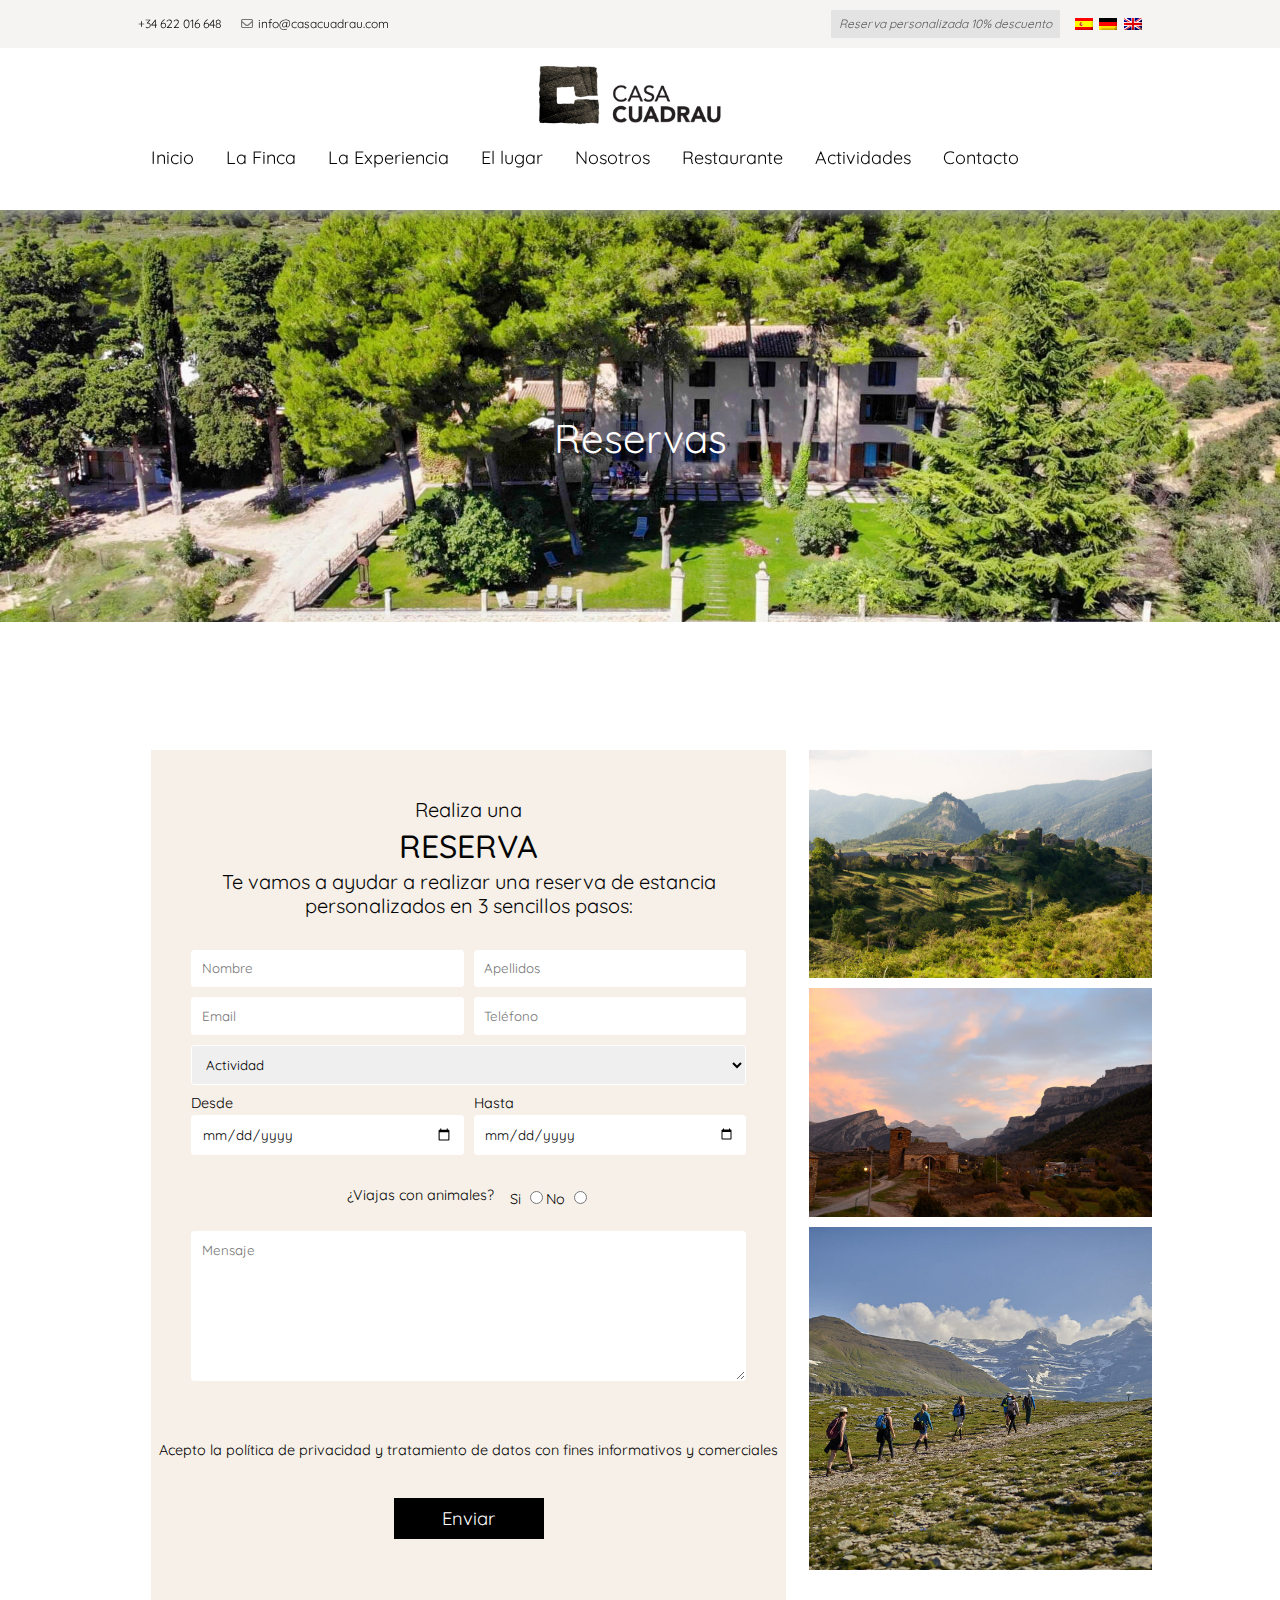
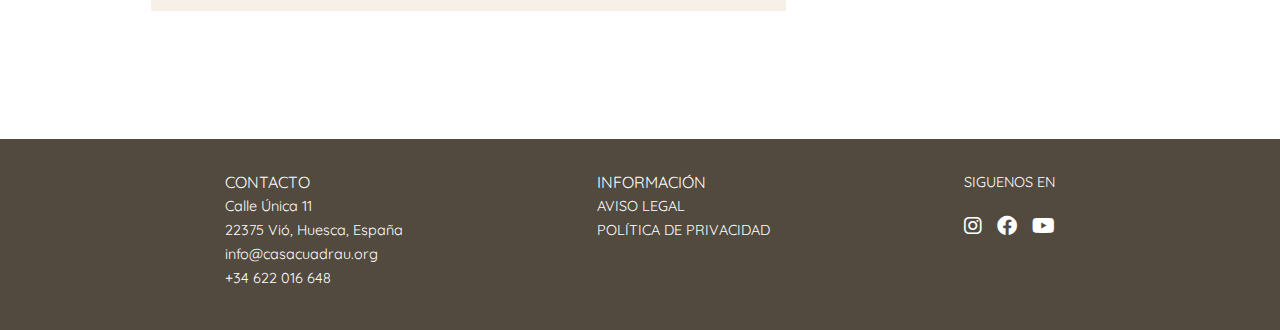
<file: exercise_reservas.html>
<!DOCTYPE html>
<html lang="es">
<head>
	<meta charset="UTF-8">
    <meta name="viewport" content="width=device-width, initial-scale=1.0">
	<title>Exercise_reservas</title>
    <link rel="stylesheet" type="text/css" href="css/reset.css"/>
    <link rel="stylesheet" type="text/css" href="https://cdnjs.cloudflare.com/ajax/libs/font-awesome/6.0.0/css/all.min.css">
    <link rel="stylesheet" href="https://fonts.googleapis.com/css2?family=Material+Symbols+Outlined:opsz,wght,FILL,GRAD@48,600,1,0" />
    <link href="https://fonts.googleapis.com/css2?family=Cormorant+Garamond:wght@300;400&family=Quicksand:wght@300;400;500&family=Roboto&display=swap" rel="stylesheet">
    <link rel="stylesheet" type="text/css" href="css/style.css"/>
</head>

<body>
    

        <header>

            <div class="info">
            	<div class="wrapper">
                    <div class="container-clearfix">
    	                

    	                <div class="call">
    	                    <span class="phone"><a href="tel:+971144191 ">+34 622 016 648</a></span>
                            </span>
                            <span class="logo-mail"><i class="fa-regular fa-envelope"></i><a href="mailto:info@filemopi.com" class="info-mail">info@casacuadrau.com</a></span>
                           
    	                </div> 

                        <div class="flag">
                            <ul>
                                <li class="dto"><a href="#">Reserva personalizada 10% descuento</a></li>
                                <li class="flag-es"><a href="#"><img src="img/es.png" alt="flag-es"></a></li>
                                <li class="flag-de"><a href="#"><img src="img/de.png" alt="flag-de"></a></li>
                                <li class="flag-uk"><a href="#"><img src="img/en.png" alt="flag-en"></a></li>
                            </ul>
                        </div>
                    </div>
                </div>

            </div>
           
           	<div class="log-nav">
	           	<div class="wrapper">
                    <div class="flex-container">
    	            	<div class="logo">
    	                	<a href="index.html"><img src="img/casa-cuadrau-logo2@2x.png" alt="logo-casa-cuadrau"></a>
    	                </div>

    	                <div class="respmenu">
                            <input type="checkbox">
                            <i class="fas fa-bars"></i>
                            <i class="fas fa-times"></i>
                            <nav>
                                <div class="nav-menu">
                                    <ul>
                                        <li><a href="index.html">Inicio</a></li>
                                        <li><a href="#">La Finca</a>
                                            <ul>
                                                <li><a href="#">La Casa Ecológica</a></li>
                                                <li><a href="#">Naturaleza y Entorno</a></li>
                                            </ul>
                                        </li>
                                        <li class="la_expe"><a href="#">La Experiencia</a>
                                        <ul>
                                                <li><a href="exercise_one.html">Yoga y Meditación</a></li>
                                                <li><a href="exercise_two.html">Programa Anti-Stress</a></li>
                                                <li><a href="exercise_seven.html">Masaje</a></li>
                                                <li><a href="exercise_three.html">Detox</a></li>
                                                <li><a href="exercise_four.html">Transfórmate</a></li>
                                            </ul>
                                        </li>
                                        <li><a href="#">El lugar</a>
                                            <ul>
                                                <li><a href="#">El entorno</a></li>
                                                <li><a href="#">Los animales</a></li>
                                                <li><a href="#">Cómo llegar</a></li>
                                            </ul>
                                        </li>
                                        <li><a href="#">Nosotros</a>
                                            <ul>
                                                <li><a href="#">El Proyecto</a></li>
                                                <li><a href="#">El equipo</a></li>
                                                <li><a href="#">Trabaja con nosotros</a></li>
                                            </ul>
                                        </li>
                                        <li><a href="#">Restaurante</a>
                                            <ul>
                                                <li><a href="exercise_eight.html">Restaurante</a></li>
                                                <li><a href="#">Reservas</a></li>
                                            </ul>
                                        </li>
                                        <li><a href="#">Actividades</a>
                                            <ul>
                                                <li><a href="exercise_six.html">Paseo en caballo</a></li>
                                                <li><a href="#">Agroturismo</a></li>
                                                <li><a href="#">Senderismo</a></li>
                                                <li><a href="#">Comida vegetariana</a></li>
                                                <li><a href="#">Silencio alegre</a></li>
                                            </ul>
                                        </li>
                                        <li><a href="exercise_contact.html">Contacto</a></li>
                                        
                                    </ul>
                                </div>
                            </nav>
                        </div>
                    </div>

            	</div>
           	</div><!--END OF LOG-NAV --> 

        </header>

        <main>
            <section class="block-one">
                <div class="image-cover_reservas">
                    <div class="wrapper">
                        <div class="container-tittle-reservas">
                            
                            <h2 class="tittle_anti_stress">Reservas</h2>

                            
                        </div>    
                    </div>
                </div>  
            </section>  

            <section class="block-twoo">
                <div class="container-presentation">
                    <div class="wrapper">
                        <div class="presentation_box_reserva">
                            <div class="box_reserva">
                                    <div class="text-reserva-formulario">
                                        <p class="text1">Realiza una</p>
                                        <h3 class="our-experience">RESERVA</h3>
                                        <p class="text1">Te vamos a ayudar a realizar una reserva de estancia personalizados en 3 sencillos pasos:</p>
                                    </div>
                                    
                                    <form method="post" action="contacto.php" class="contanier-account" >
                                        <ul class="box">
                                       
                                                <li class="box_name">
                                                        
                                                    <input type="text" id="name" name="name-text" class="bordername_contact" placeholder="Nombre" required/>
                                                    <input type="text" id="apellidos" name="name-text" class="borderapellidos_contact" placeholder="Apellidos" required/>
                                                       
                                                </li>
                                               
                                                
                                                <li class="box_mail_phone">
                                    
                                                    <input type="email" id="email" name="name-text" class="bordermail_contact" placeholder="Email" required/>
                                                    <input type="text" id="telefono" name="name-text" class="bordertelefono_contact" placeholder="Teléfono" required/>
                                                        
                                                </li>
                                           
                                            <li class="container-actividades">
                                                
                                                    <select id="activ" name="activ" class="border_actividad" required>
                                                        <option value="01">Actividad</option>
                                                        <option value="02">Yoga</option>
                                                        <option value="02">Anti-Stress</option>
                                                        <option value="02">Detox</option>
                                                        <option value="02">Paseo en caballo</option>
                                                        <option value="02">21 días</option>
                                                        <option value="02">Masaje</option>
                                                        <option value="02">Restaurante</option>
                                                    </select>
                                                
                                            </li>

                                            <li class="container-fecha">
                                                <div class="box-fecha_desde">
                                                    <label for="desde" class="box_date">Desde</label>
                                                    <input type="date" id="desde" name="desde" class="border_name-date" required/>
                                                </div>
                                                <div class="box-fecha_hasta">
                                                      <label for="hasta" class="box_date">Hasta</label>
                                                    <input type="date" id="hasta" name="hasta" class="border_name-date" required/>
                                                </div>
                                                    
                                                        
                                                
                                            </li>
                                          
                                            <li class="box_animales">
                                                <span class="box_date">¿Viajas con animales?</span>
                                                <div class="box_si_no">
                                                    <label for="permiso-si" class="si">Si</label>
                                                    <input type="radio" id="permiso-si" name="permiso" value="S" />
                                                </div>
                                                <div class="box_si_no">
                                                    <label for="permiso-no" class="no">No</label>
                                                    <input type="radio" id="permiso-no" name="permiso" value="N" />
                                                </div>
                                                
                                            </li>
                                            <li>
                                                <textarea id="tmensaje" name="tmensaje" rows="8" cols="30" class="border_mensaje" placeholder="Mensaje" required></textarea>
                                            </li>

                                        </ul>
                                            <div id="check">
                                                <input type="checkbox" id="privacidad" name="privacidad" value="ok" class="name" required/>
                                                <label for="privacidad" class="accept">Acepto la política de privacidad y tratamiento de datos con fines informativos y comerciales</label>
                                            </div>
                                            <div class="container-suscribirse">
                                                <p class="button-suscribirse">
                                                <a href="#" class="button-search">Enviar</a></p>
                                            </div>
                                    </form>
                                    
                           </div>
                           <div class="container-image_contact">
                                        <div class="image-reserva">
                                            <img src="img/aereo.jpeg" alt="casa_cuadrau_aereo">
                                        </div>
                                        <div class="image-reserva">
                                            <img src="img/aereo_2.jpeg" alt="casa_cuadrau_aereo">
                                        </div>
                                        <div class="image-reserva_last">
                                            <img src="img/senderismo.jpeg" alt="image_senderismo">
                                        </div>
                            </div>
                       </div>
                   </div><!--END OF WRAPPER -->  
                </div>
                    
            </section>

            

        </main>


            <footer class="block-eigth">
                <div class="container-footer">
                    <div class="wrapper">
                        <div class="box-footer">
                            <div class="contacto">
                                <p class="tittle-contact">CONTACTO</p>
                                <a href="https://www.google.com/maps/place/C.+%C3%9Anica,+11,+22438+Panillo,+Huesca/@42.2369845,0.3006253,17z/data=!3m1!4b1!4m5!3m4!1s0x12a7c0001509e1f7:0xb52ae9c0a6fa50c5!8m2!3d42.2369845!4d0.3006253"><p class="adress">Calle Única 11</p></a>
                                <p class="adress">22375 Vió, Huesca, España</p>
                                <a href="mailto:info@casacuadrau.org"><p class="mail-footer">info@casacuadrau.org</p></a>
                                <a href="tel:34622016648"><p class="phone-footer">+34 622 016 648</p></a>
                            </div>

                            <div class="box-info">
                                <a href="#"><p class="tittle-contact">INFORMACIÓN</p></a>
                                <a href="#"><p class="adress">AVISO LEGAL</p></a>
                                <a href="#"><p class="adress">POLÍTICA DE PRIVACIDAD</p></a>
                            </div>   
                           

                            <div class="container-rrss">
                                <p class="follow-us">SIGUENOS EN</p>
                                    <div class="box-rrss">
                                        <div class="rrss-ig">
                                            <a href="#"><i class="fa-brands fa-instagram"></i></a>
                                        </div>
                                        <div class="rrss-fb">
                                            <a href="#"><i class="fa-brands fa-facebook"></i></a>
                                        </div>
                                        <div class="rrss-ytb">
                                            <a href="#"><i class="fa-brands fa-youtube"></i></a>
                                        </div>
                                    </div>
                            </div>
                            
                        </div>
                    </div>

                </div><!--END container-Footer -->
            </footer>
</body>
</html>
</file>
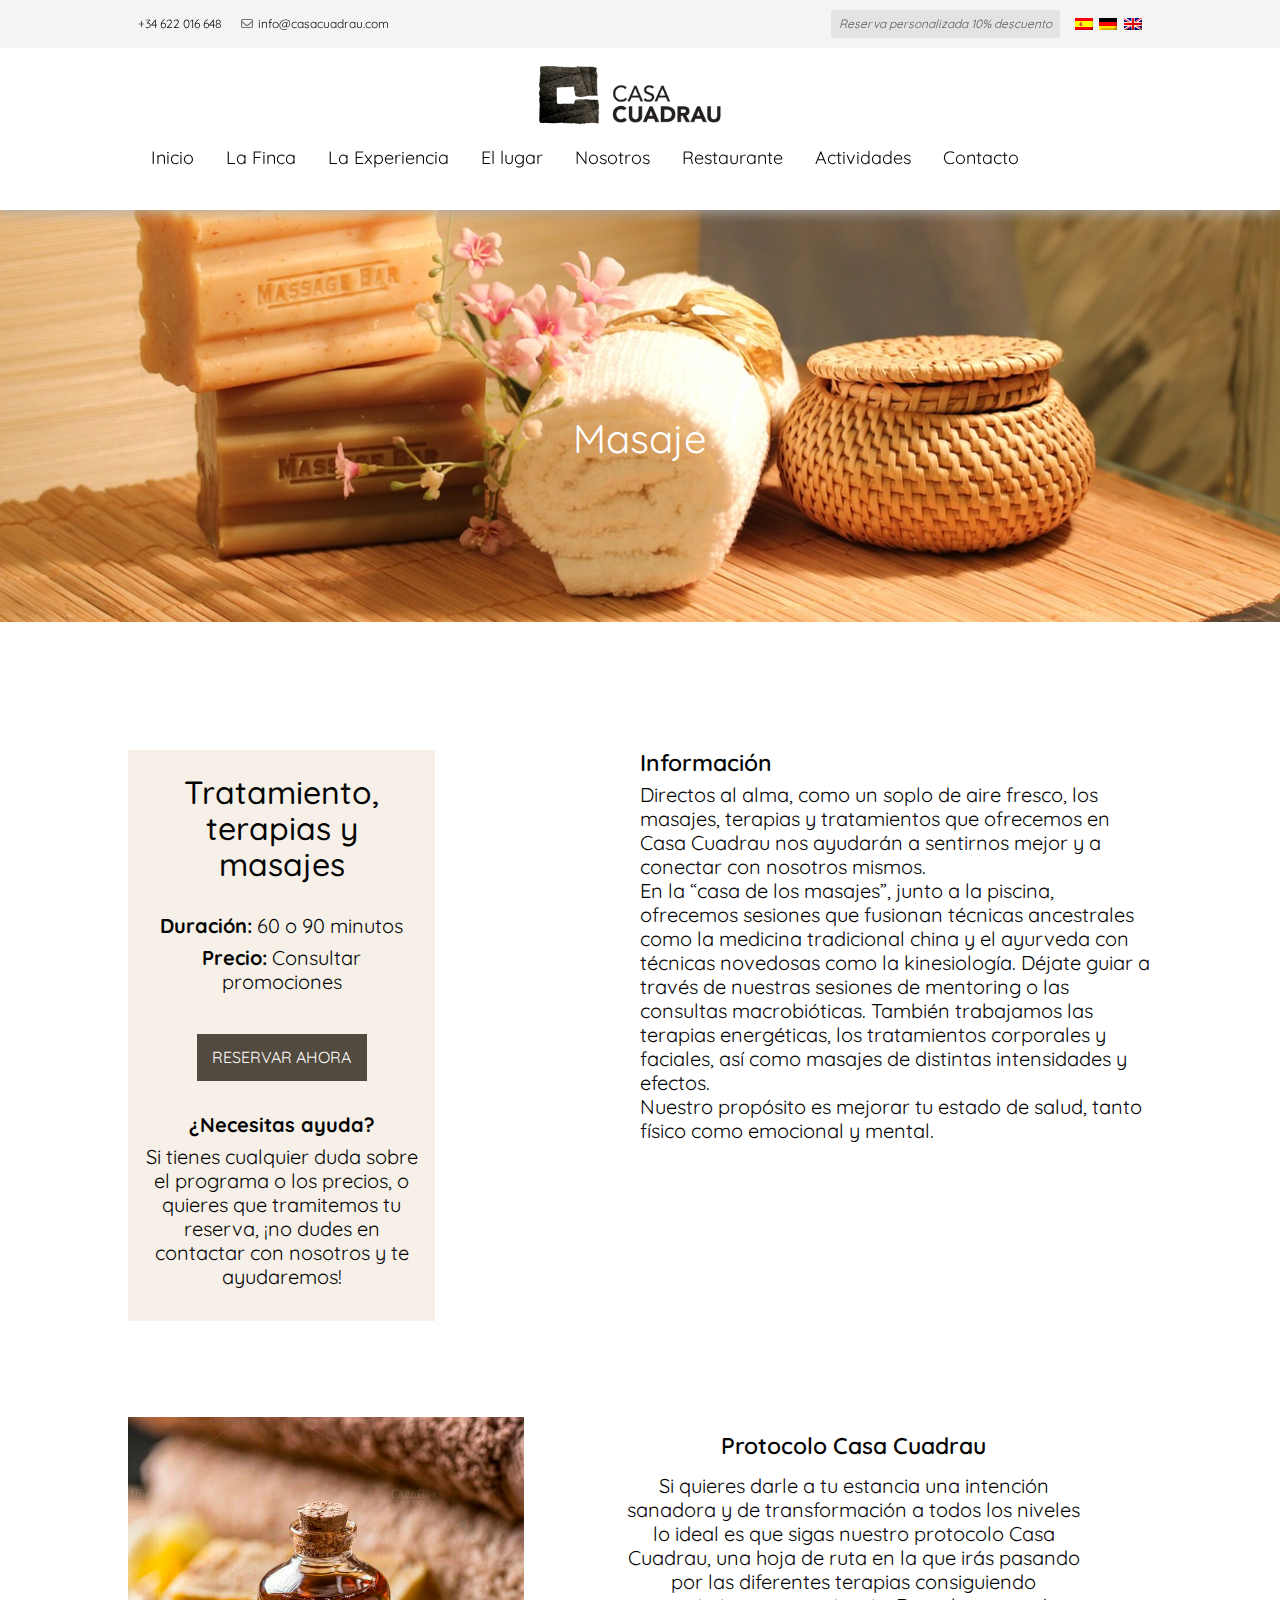
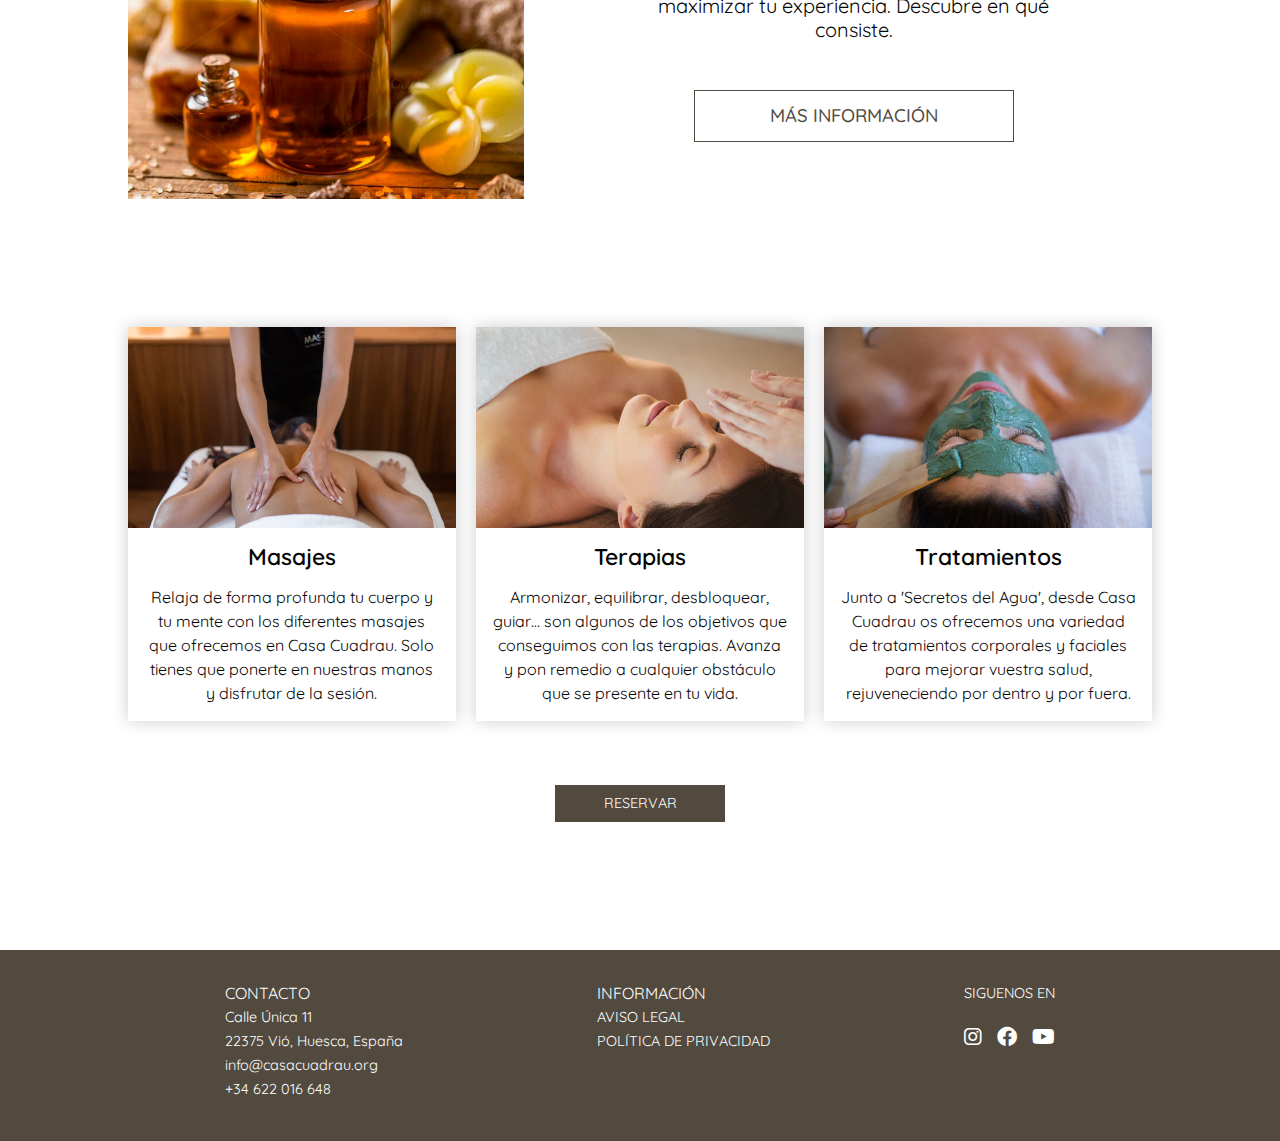
<file: exercise_seven.html>
<!DOCTYPE html>
<html lang="es">
<head>
	<meta charset="UTF-8">
    <meta name="viewport" content="width=device-width, initial-scale=1.0">
	<title>Exercise_seven</title>
    <link rel="stylesheet" type="text/css" href="css/reset.css"/>
    <link rel="stylesheet" type="text/css" href="https://cdnjs.cloudflare.com/ajax/libs/font-awesome/6.0.0/css/all.min.css">
    <link rel="stylesheet" href="https://fonts.googleapis.com/css2?family=Material+Symbols+Outlined:opsz,wght,FILL,GRAD@48,600,1,0" />
    <link href="https://fonts.googleapis.com/css2?family=Cormorant+Garamond:wght@300;400&family=Quicksand:wght@300;400;500&family=Roboto&display=swap" rel="stylesheet">
    <link rel="stylesheet" type="text/css" href="css/style.css"/>
</head>

<body>
    

        <header>

            <div class="info">
            	<div class="wrapper">
                    <div class="container-clearfix">
    	                

    	                <div class="call">
    	                    <span class="phone"><a href="tel:+971144191 ">+34 622 016 648</a></span>
                            <span class="logo-mail"><i class="fa-regular fa-envelope"></i><a href="mailto:info@filemopi.com" class="info-mail">info@casacuadrau.com</a></span>
                           
    	                </div> 

                        <div class="flag">
                            <ul>
                                <li class="dto"><a href="#">Reserva personalizada 10% descuento</a></li>
                                <li class="flag-es"><a href="#"><img src="img/es.png" alt="flag-es"></a></li>
                                <li class="flag-de"><a href="#"><img src="img/de.png" alt="flag-de"></a></li>
                                <li class="flag-uk"><a href="#"><img src="img/en.png" alt="flag-en"></a></li>
                            </ul>
                        </div>
                    </div>
                </div>

            </div>
           
           	<div class="log-nav">
	           	<div class="wrapper">
                    <div class="flex-container">
    	            	<div class="logo">
    	                	<a href="index.html"><img src="img/casa-cuadrau-logo2@2x.png" alt="logo-casa-cuadrau"></a>
    	                </div>

    	                <div class="respmenu">
                            <input type="checkbox">
                            <i class="fas fa-bars"></i>
                            <i class="fas fa-times"></i>
                            <nav>
                                <div class="nav-menu">
                                    <ul>
                                        <li><a href="index.html">Inicio</a></li>
                                        <li><a href="#">La Finca</a>
                                            <ul>
                                                <li><a href="#">La Casa Ecológica</a></li>
                                                <li><a href="#">Naturaleza y Entorno</a></li>
                                            </ul>
                                        </li>
                                        <li class="la_expe"><a href="#">La Experiencia</a>
                                        <ul>
                                                <li><a href="exercise_one.html">Yoga y Meditación</a></li>
                                                <li><a href="exercise_two.html">Programa Anti-Stress</a></li>
                                                <li><a href="exercise_seven.html">Masaje</a></li>
                                                <li><a href="exercise_three.html">Detox</a></li>
                                                <li><a href="exercise_four.html">Transfórmate</a></li>
                                            </ul>
                                        </li>
                                        <li><a href="#">El lugar</a>
                                            <ul>
                                                <li><a href="#">El entorno</a></li>
                                                <li><a href="#">Los animales</a></li>
                                                <li><a href="#">Cómo llegar</a></li>
                                            </ul>
                                        </li>
                                        <li><a href="#">Nosotros</a>
                                            <ul>
                                                <li><a href="#">El Proyecto</a></li>
                                                <li><a href="#">El equipo</a></li>
                                                <li><a href="#">Trabaja con nosotros</a></li>
                                            </ul>
                                        </li>
                                        <li><a href="#">Restaurante</a>
                                            <ul>
                                                <li><a href="exercise_eight.html">Restaurante</a></li>
                                                <li><a href="#">Reservas</a></li>
                                            </ul>
                                        </li>
                                        <li><a href="#">Actividades</a>
                                            <ul>
                                                <li><a href="exercise_six.html">Paseo en caballo</a></li>
                                                <li><a href="#">Agroturismo</a></li>
                                                <li><a href="#">Senderismo</a></li>
                                                <li><a href="#">Comida vegetariana</a></li>
                                                <li><a href="#">Silencio alegre</a></li>
                                            </ul>
                                        </li>
                                        <li><a href="exercise_contact.html">Contacto</a></li>
                                        
                                    </ul>
                                </div>
                            </nav>
                        </div>
                    </div>

            	</div>
           	</div><!--END OF LOG-NAV --> 

        </header>

        <main>
            <section class="block-one">
                <div class="image-cover_seven">
                    <div class="wrapper">
                        <div class="container-tittle-masaje">
                            
                        <h2 class="tittle_anti_stress">Masaje</h2>
                            
                        </div>    
                    </div>
                </div>  
            </section>  

            <div class="block-twoo">
                <div class="container-presentation">
                    <div class="wrapper">

                        <div class="presentation_mascotas">
                            
                            <aside class="program">
                                <div class="container_text_massage">
                                    <h2 class="tittle_program_massage">Tratamiento, terapias y masajes</h2>
                                    <div class="container-data">
                                        <p class="data"><strong>Duración:</strong> 60 o 90 minutos</p>
                                        <p class="data"><strong>Precio:</strong> Consultar promociones </p>
                                    </div>

                                    <div class="box-web_reserva_form">
                                        <p class="button-reserva">
                                        <a href="exercise_reservas.html" class="button-search">RESERVAR AHORA</a></p>
                                    </div>

                                       <div class="container-help">
                                        <p class="data"><strong>¿Necesitas ayuda?</strong></p>
                                        <p class="data">Si tienes cualquier duda sobre el programa o los precios, o quieres que tramitemos tu reserva,<span class="hiper"><a href="exercise_contact.html"> ¡no dudes en contactar con nosotros</a></span> y te ayudaremos!</p>
                                    </div>
                                </div>
                            </aside>

                            <section class="text-presentation_mascotas">
                                <h2 class="inside">Información</h2>
                                <p class="text1">Directos al alma, como un soplo de aire fresco, los masajes, terapias y tratamientos que ofrecemos en Casa Cuadrau nos ayudarán a sentirnos mejor y a conectar con nosotros mismos.</p>
                                <p class="text1">En la “casa de los masajes”, junto a la piscina, ofrecemos sesiones que fusionan técnicas ancestrales como la medicina tradicional china y el ayurveda con técnicas novedosas como la kinesiología. Déjate guiar a través de nuestras sesiones de mentoring o las consultas macrobióticas. También trabajamos las terapias energéticas, los tratamientos corporales y faciales, así como masajes de distintas intensidades y efectos.</p>
                                <p class="text1">Nuestro propósito es mejorar tu estado de salud, tanto físico como emocional y mental.</p>
                            </section>
                        </div>

                        <section class="block-twoo_twoo">
                            
                            <div class="presentation_seven">
                                <div class="image-protocolo">
                                    <img src="img/image_info_massage.jpeg" alt="imagen_spa">
                                </div>

                                <div class="text-services_massage">
                                    <h2 class="tittle-list-services_massage">Protocolo Casa Cuadrau</h2>
                                    <p class="text1">Si quieres darle a tu estancia una intención sanadora y de transformación a todos los niveles lo ideal es que sigas nuestro protocolo Casa Cuadrau, una hoja de ruta en la que irás pasando por las diferentes terapias consiguiendo maximizar tu experiencia. Descubre en qué consiste.</p>
                                    <div class="actividades">
                                        <p class="button-actividades">
                                        <a href="#" class="button-search">MÁS INFORMACIÓN</a></p>
                                    </div>
                                </div>

                                
                            </div>

                            <div class="presentation_box_terapias">

                                <div class="container_box_massage">
                                    <div class="box_masaje">
                                        <img src="img/box_masaje.jpeg" alt="imagen_masaje">
                                        <h2 class="tittle-list-services_massage">Masajes</h2>
                                        <p class="text1">Relaja de forma profunda tu cuerpo y tu mente con los diferentes masajes que ofrecemos en Casa Cuadrau. Solo tienes que ponerte en nuestras manos y disfrutar de la sesión.</p>
                                    </div>
                                    <div class="box_masaje">
                                        <img src="img/box_terapias.jpeg" alt="imagen_terapia">
                                        <h2 class="tittle-list-services_massage">Terapias</h2>
                                        <p class="text1">Armonizar, equilibrar, desbloquear, guiar… son algunos de los objetivos que conseguimos con las terapias. Avanza y pon remedio a cualquier obstáculo que se presente en tu vida.</p>
                                    </div>
                                    <div class="box_masaje">
                                        <img src="img/box_tratamientos.jpeg" alt="imagen_tratamiento">
                                        <h2 class="tittle-list-services_massage">Tratamientos</h2>
                                        <p class="text1">Junto a 'Secretos del Agua', desde Casa Cuadrau os ofrecemos una variedad de tratamientos corporales y faciales para mejorar vuestra salud, rejuveneciendo por dentro y por fuera.</p>
                                    </div>
                                </div>

                            </div>

                            <div class="box-web_reserva_form">
                                <p class="button-more">
                                <a href="exercise_reservas.html" class="button-search">RESERVAR</a></p>
                            </div>
                        </section>

                        
                    </div><!--END OF WRAPPER -->  
                </div>
                    
            </div>

        </main>


            <footer class="block-eigth">
                <div class="container-footer">
                    <div class="wrapper">
                        <div class="box-footer">
                            <div class="contacto">
                                <p class="tittle-contact">CONTACTO</p>
                                <a href="https://www.google.com/maps/place/C.+%C3%9Anica,+11,+22438+Panillo,+Huesca/@42.2369845,0.3006253,17z/data=!3m1!4b1!4m5!3m4!1s0x12a7c0001509e1f7:0xb52ae9c0a6fa50c5!8m2!3d42.2369845!4d0.3006253"><p class="adress">Calle Única 11</p></a>
                                <p class="adress">22375 Vió, Huesca, España</p>
                                <a href="mailto:info@casacuadrau.org"><p class="mail-footer">info@casacuadrau.org</p></a>
                                <a href="tel:34622016648"><p class="phone-footer">+34 622 016 648</p></a>
                            </div>

                            <div class="box-info">
                                <a href="#"><p class="tittle-contact">INFORMACIÓN</p></a>
                                <a href="#"><p class="adress">AVISO LEGAL</p></a>
                                <a href="#"><p class="adress">POLÍTICA DE PRIVACIDAD</p></a>
                            </div>   
                           

                            <div class="container-rrss">
                                <p class="follow-us">SIGUENOS EN</p>
                                    <div class="box-rrss">
                                        <div class="rrss-ig">
                                            <a href="#"><i class="fa-brands fa-instagram"></i></a>
                                        </div>
                                        <div class="rrss-fb">
                                            <a href="#"><i class="fa-brands fa-facebook"></i></a>
                                        </div>
                                        <div class="rrss-ytb">
                                            <a href="#"><i class="fa-brands fa-youtube"></i></a>
                                        </div>
                                    </div>
                            </div>
                            
                        </div>
                    </div>

                </div><!--END container-Footer -->
            </footer>
</body>
</html>
</file>
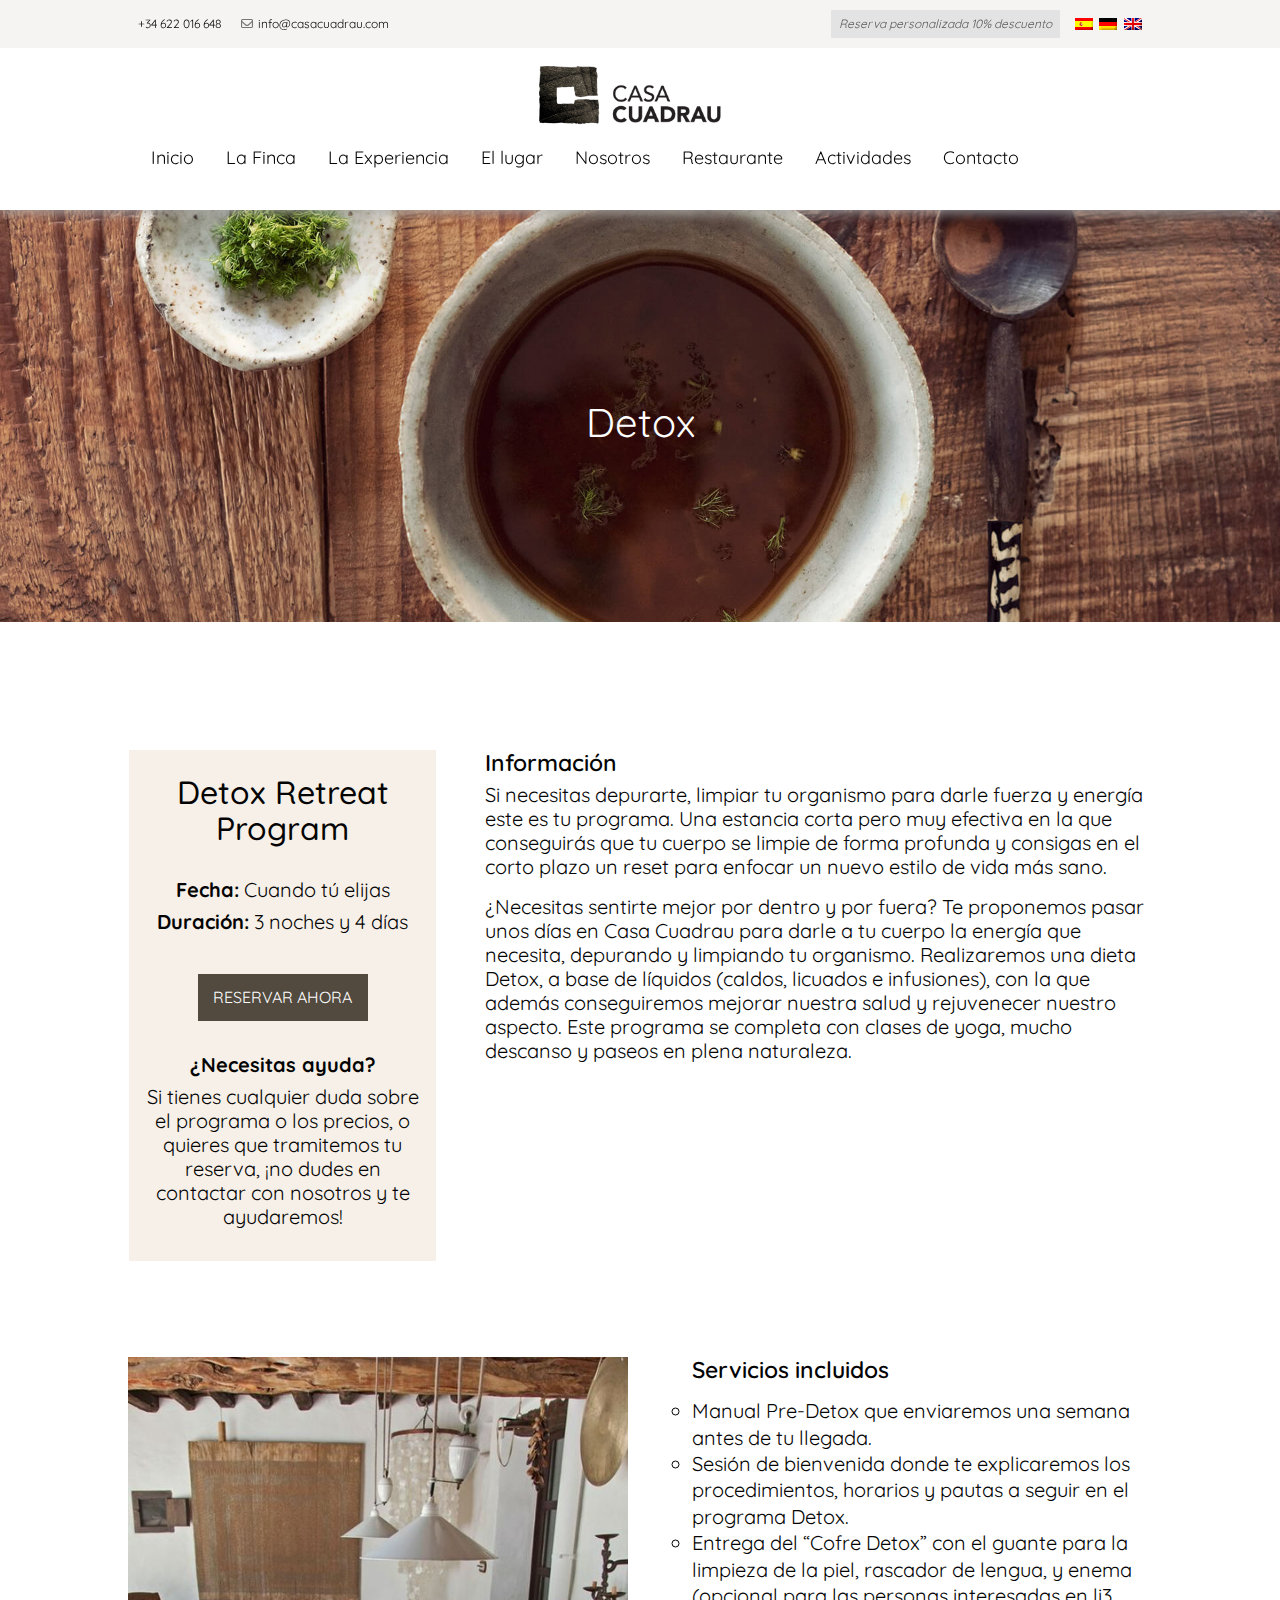
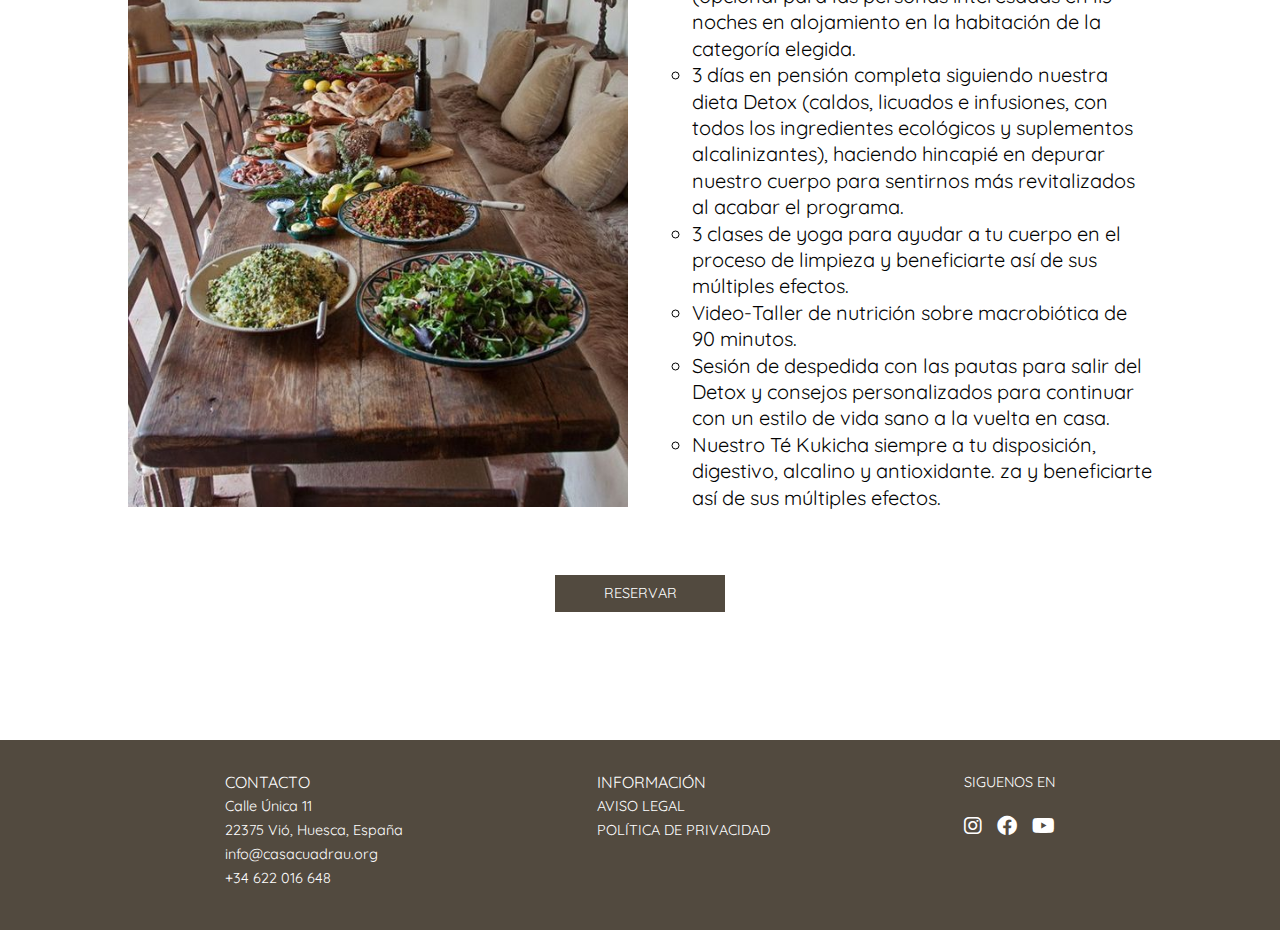
<file: exercise_three.html>
<!DOCTYPE html>
<html lang="es">
<head>
	<meta charset="UTF-8">
    <meta name="viewport" content="width=device-width, initial-scale=1.0">
	<title>Exercisie_three</title>
    <link rel="stylesheet" type="text/css" href="css/reset.css"/>
    <link rel="stylesheet" type="text/css" href="https://cdnjs.cloudflare.com/ajax/libs/font-awesome/6.0.0/css/all.min.css">
    <link rel="stylesheet" href="https://fonts.googleapis.com/css2?family=Material+Symbols+Outlined:opsz,wght,FILL,GRAD@48,600,1,0" />
    <link href="https://fonts.googleapis.com/css2?family=Cormorant+Garamond:wght@300;400&family=Quicksand:wght@300;400;500&family=Roboto&display=swap" rel="stylesheet">
    <link rel="stylesheet" type="text/css" href="css/style.css"/>
</head>

<body>
    

        <header>

            <div class="info">
            	<div class="wrapper">
                    <div class="container-clearfix">
    	                

    	                <div class="call">
    	                    <span class="phone"><a href="tel:+971144191 ">+34 622 016 648</a></span>
                            <span class="logo-mail"><i class="fa-regular fa-envelope"></i><a href="mailto:info@filemopi.com" class="info-mail">info@casacuadrau.com</a></span>
                           
    	                </div> 

                        <div class="flag">
                            <ul>
                                <li class="dto"><a href="#">Reserva personalizada 10% descuento</a></li>
                                <li class="flag-es"><a href="#"><img src="img/es.png" alt="flag-es"></a></li>
                                <li class="flag-de"><a href="#"><img src="img/de.png" alt="flag-de"></a></li>
                                <li class="flag-uk"><a href="#"><img src="img/en.png" alt="flag-en"></a></li>
                            </ul>
                        </div>
                    </div>
                </div>

            </div>
           
           	<div class="log-nav">
	           	<div class="wrapper">
                    <div class="flex-container">
    	            	<div class="logo">
    	                	<a href="index.html"><img src="img/casa-cuadrau-logo2@2x.png" alt="logo-casa-cuadrau"></a>
    	                </div>

    	                <div class="respmenu">
                            <input type="checkbox">
                            <i class="fas fa-bars"></i>
                            <i class="fas fa-times"></i>
                            <nav>
                                <div class="nav-menu">
                                    <ul>
                                        <li><a href="index.html">Inicio</a></li>
                                        <li><a href="#">La Finca</a>
                                            <ul>
                                                <li><a href="#">La Casa Ecológica</a></li>
                                                <li><a href="#">Naturaleza y Entorno</a></li>
                                            </ul>
                                        </li>
                                        <li class="la_expe"><a href="#">La Experiencia</a>
                                        <ul>
                                                <li><a href="exercise_one.html">Yoga y Meditación</a></li>
                                                <li><a href="exercise_two.html">Programa Anti-Stress</a></li>
                                                <li><a href="exercise_seven.html">Masaje</a></li>
                                                <li><a href="exercise_three.html">Detox</a></li>
                                                <li><a href="exercise_four.html">Transfórmate</a></li>
                                            </ul>
                                        </li>
                                        <li><a href="#">El lugar</a>
                                            <ul>
                                                <li><a href="#">El entorno</a></li>
                                                <li><a href="#">Los animales</a></li>
                                                <li><a href="#">Cómo llegar</a></li>
                                            </ul>
                                        </li>
                                        <li><a href="#">Nosotros</a>
                                            <ul>
                                                <li><a href="#">El Proyecto</a></li>
                                                <li><a href="#">El equipo</a></li>
                                                <li><a href="#">Trabaja con nosotros</a></li>
                                            </ul>
                                        </li>
                                        <li><a href="#">Restaurante</a>
                                            <ul>
                                                <li><a href="exercise_eight.html">Restaurante</a></li>
                                                <li><a href="#">Reservas</a></li>
                                            </ul>
                                        </li>
                                        <li><a href="#">Actividades</a>
                                            <ul>
                                                <li><a href="exercise_six.html">Paseo en caballo</a></li>
                                                <li><a href="#">Agroturismo</a></li>
                                                <li><a href="#">Senderismo</a></li>
                                                <li><a href="#">Comida vegetariana</a></li>
                                                <li><a href="#">Silencio alegre</a></li>
                                            </ul>
                                        </li>
                                        <li><a href="exercise_contact.html">Contacto</a></li>
                                        
                                    </ul>
                                </div>
                            </nav>
                        </div>
                    </div>

            	</div>
           	</div><!--END OF LOG-NAV --> 

        </header>

        <main>
            <section class="block-one">
                <div class="image-cover_three">
                    <div class="wrapper">
                        <div class="container-tittle-detox">
                            
                        <h2 class="tittle_anti_stress">Detox</h2>
                            
                        </div>    
                    </div>
                </div>  
            </section>  

            <div class="block-twoo">
                <div class="container-presentation">
                    <div class="wrapper">

                        <div class="presentation_anti_stress">
                            
                            <aside class="program">
                                <div class="container_text_program_anti_stress">
                                    <h2 class="tittle_program_detox">Detox Retreat Program</h2>
                                    <div class="container-data">
                                        <p class="data"><strong>Fecha:</strong> Cuando tú elijas</p>
                                        <p class="data"><strong>Duración:</strong> 3 noches y 4 días</p>
                                    </div>

                                    <div class="box-web_reserva_form">
                                        <p class="button-reserva">
                                        <a href="exercise_reservas.html" class="button-search">RESERVAR AHORA</a></p>
                                    </div>

                                    <div class="container-help">
                                        <p class="data"><strong>¿Necesitas ayuda?</strong></p>
                                        <p class="data">Si tienes cualquier duda sobre el programa o los precios, o quieres que tramitemos tu reserva,<span class="hiper"><a href="exercise_contact.html"> ¡no dudes en contactar con nosotros</a></span> y te ayudaremos!</p>
                                    </div>
                                </div>
                            </aside>

                            <section class="text-presentation_anti_stress">
                                <h2 class="inside">Información</h2>
                                <p class="text1">Si necesitas depurarte, limpiar tu organismo para darle fuerza y energía este es tu programa. Una estancia corta pero muy efectiva en la que conseguirás que tu cuerpo se limpie de forma profunda y consigas en el corto plazo un reset para enfocar un nuevo estilo de vida más sano.</p>
                                <p class="text1">¿Necesitas sentirte mejor por dentro y por fuera? Te proponemos pasar unos días en Casa Cuadrau para darle a tu cuerpo la energía que necesita, depurando y limpiando tu organismo. Realizaremos una dieta Detox, a base de líquidos (caldos, licuados e infusiones), con la que además conseguiremos mejorar nuestra salud y rejuvenecer nuestro aspecto. Este programa se completa con clases de yoga, mucho descanso y paseos en plena naturaleza.</p>

                            </section>
                        </div>

                        <section class="block-twoo_twoo">
                            
                            <div class="presentation_one">
                                <div class="image-detox">
                                    <img src="img/mesa_detox.jpeg" alt="mesa_comida">
                                </div>

                                <div class="text-services_detox">
                                    <h2 class="tittle-list-services">Servicios incluidos</h2>
                                    <ul class="services_anti_stress">
                                        <li class="list_services">Manual Pre-Detox que enviaremos una semana antes de tu llegada.</li>
                                        <li class="list_services">Sesión de bienvenida donde te explicaremos los procedimientos, horarios y pautas a seguir en el programa Detox.</li>
                                        <li class="list_services">Entrega del “Cofre Detox” con el guante para la limpieza de la piel, rascador de lengua, y enema (opcional para las personas interesadas en li3 noches en alojamiento en la habitación de la categoría elegida. </li>
                                        <li class="list_services">3 días en pensión completa siguiendo nuestra dieta Detox (caldos, licuados e infusiones, con todos los ingredientes ecológicos y suplementos alcalinizantes), haciendo hincapié en depurar nuestro cuerpo para sentirnos más revitalizados al acabar el programa. </li>
                                        <li class="list_services">3 clases de yoga para ayudar a tu cuerpo en el proceso de limpieza y beneficiarte así de sus múltiples efectos. </li>
                                        <li class="list_services">Video-Taller de nutrición sobre macrobiótica de 90 minutos.</li>
                                        <li class="list_services">Sesión de despedida con las pautas para salir del Detox y consejos personalizados para continuar con un estilo de vida sano a la vuelta en casa.</li>
                                        <li class="list_services">Nuestro Té Kukicha siempre a tu disposición, digestivo, alcalino y antioxidante. za y beneficiarte así de sus múltiples efectos. </li>
                                    </ul>
                                   
                                </div>
                                
                            </div>
                            <div class="box-web_reserva_form">
                                <p class="button-more">
                                <a href="exercise_reservas.html" class="button-search">RESERVAR</a></p>
                            </div>
                        </section>

                        
                    </div><!--END OF WRAPPER -->  
                </div>
                    
            </div>

        </main>


            <footer class="block-eigth">
                <div class="container-footer">
                    <div class="wrapper">
                        <div class="box-footer">
                            <div class="contacto">
                                <p class="tittle-contact">CONTACTO</p>
                                <a href="https://www.google.com/maps/place/C.+%C3%9Anica,+11,+22438+Panillo,+Huesca/@42.2369845,0.3006253,17z/data=!3m1!4b1!4m5!3m4!1s0x12a7c0001509e1f7:0xb52ae9c0a6fa50c5!8m2!3d42.2369845!4d0.3006253"><p class="adress">Calle Única 11</p></a>
                                <p class="adress">22375 Vió, Huesca, España</p>
                                <a href="mailto:info@casacuadrau.org"><p class="mail-footer">info@casacuadrau.org</p></a>
                                <a href="tel:34622016648"><p class="phone-footer">+34 622 016 648</p></a>
                            </div>

                            <div class="box-info">
                                <a href="#"><p class="tittle-contact">INFORMACIÓN</p></a>
                                <a href="#"><p class="adress">AVISO LEGAL</p></a>
                                <a href="#"><p class="adress">POLÍTICA DE PRIVACIDAD</p></a>
                            </div>   
                           

                            <div class="container-rrss">
                                <p class="follow-us">SIGUENOS EN</p>
                                    <div class="box-rrss">
                                        <div class="rrss-ig">
                                            <a href="#"><i class="fa-brands fa-instagram"></i></a>
                                        </div>
                                        <div class="rrss-fb">
                                            <a href="#"><i class="fa-brands fa-facebook"></i></a>
                                        </div>
                                        <div class="rrss-ytb">
                                            <a href="#"><i class="fa-brands fa-youtube"></i></a>
                                        </div>
                                    </div>
                            </div>
                            
                        </div>
                    </div>

                </div><!--END container-Footer -->
            </footer>
</body>
</html>
</file>
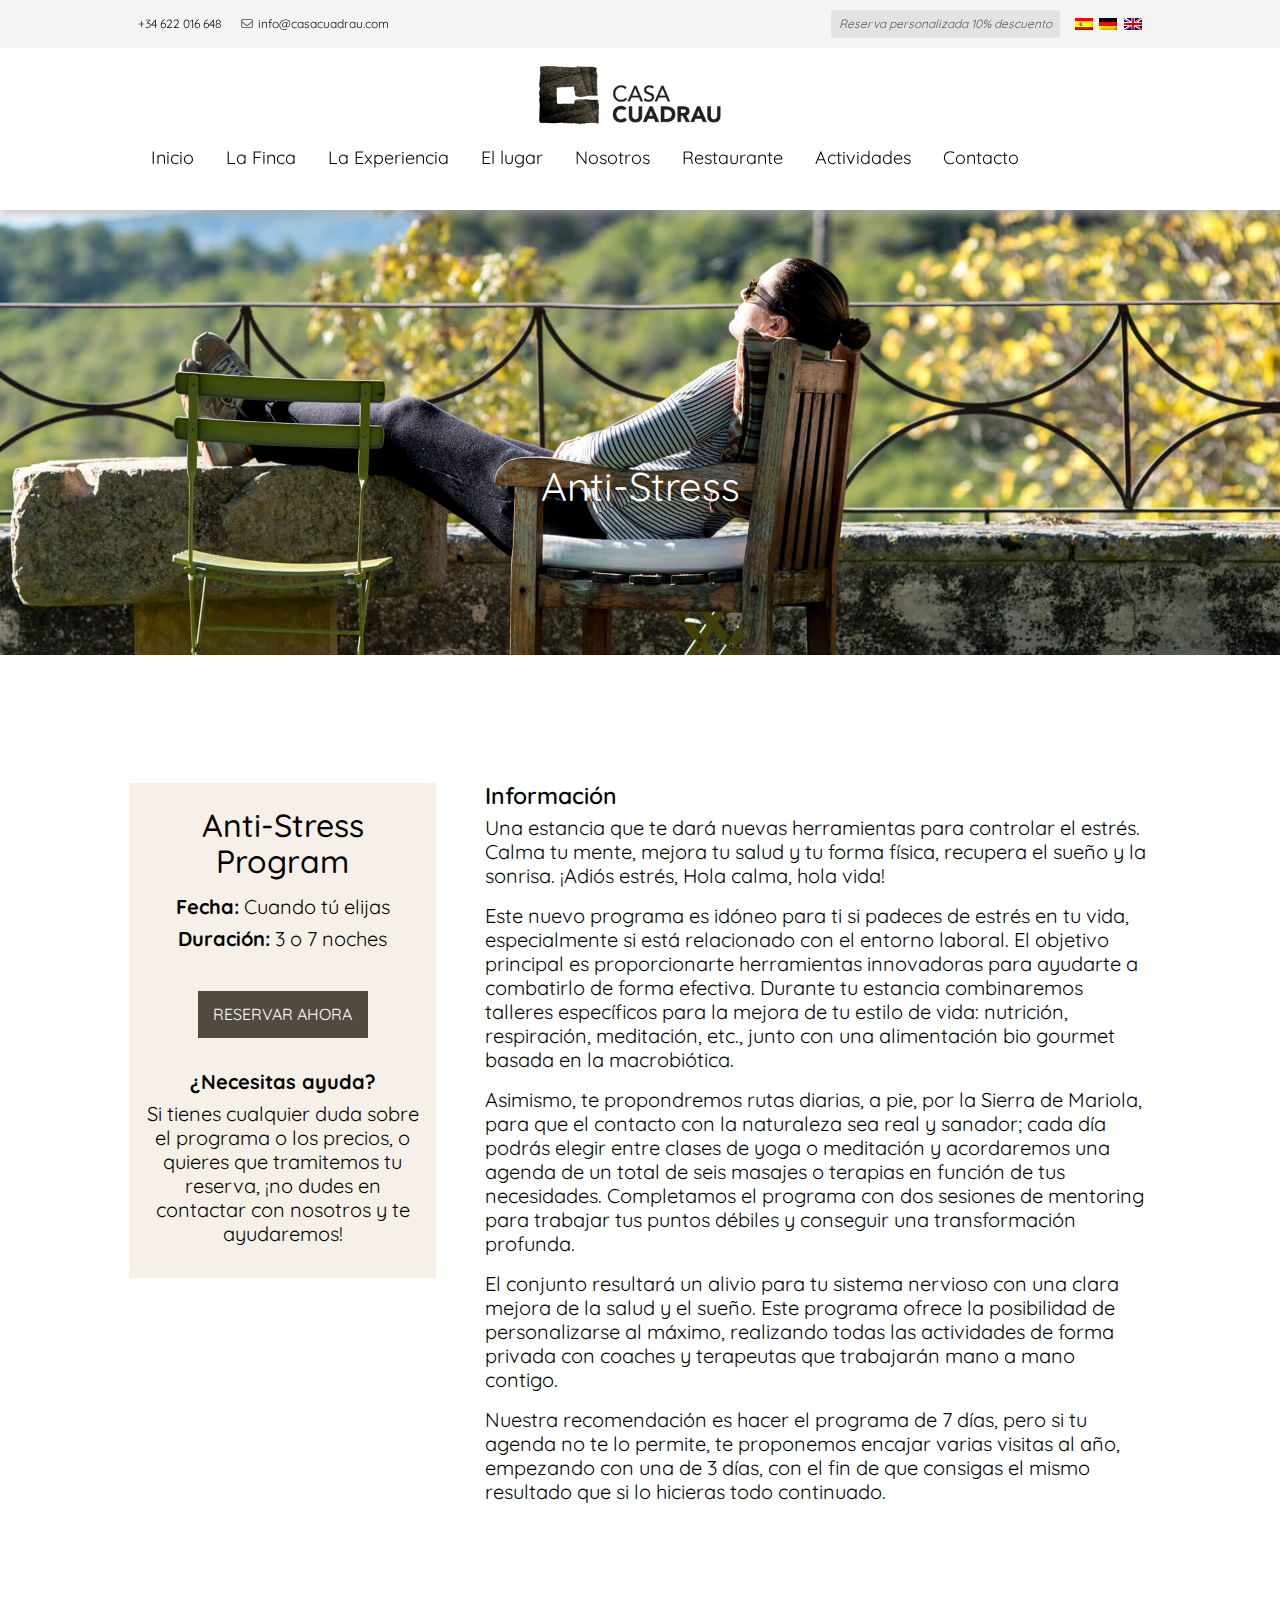
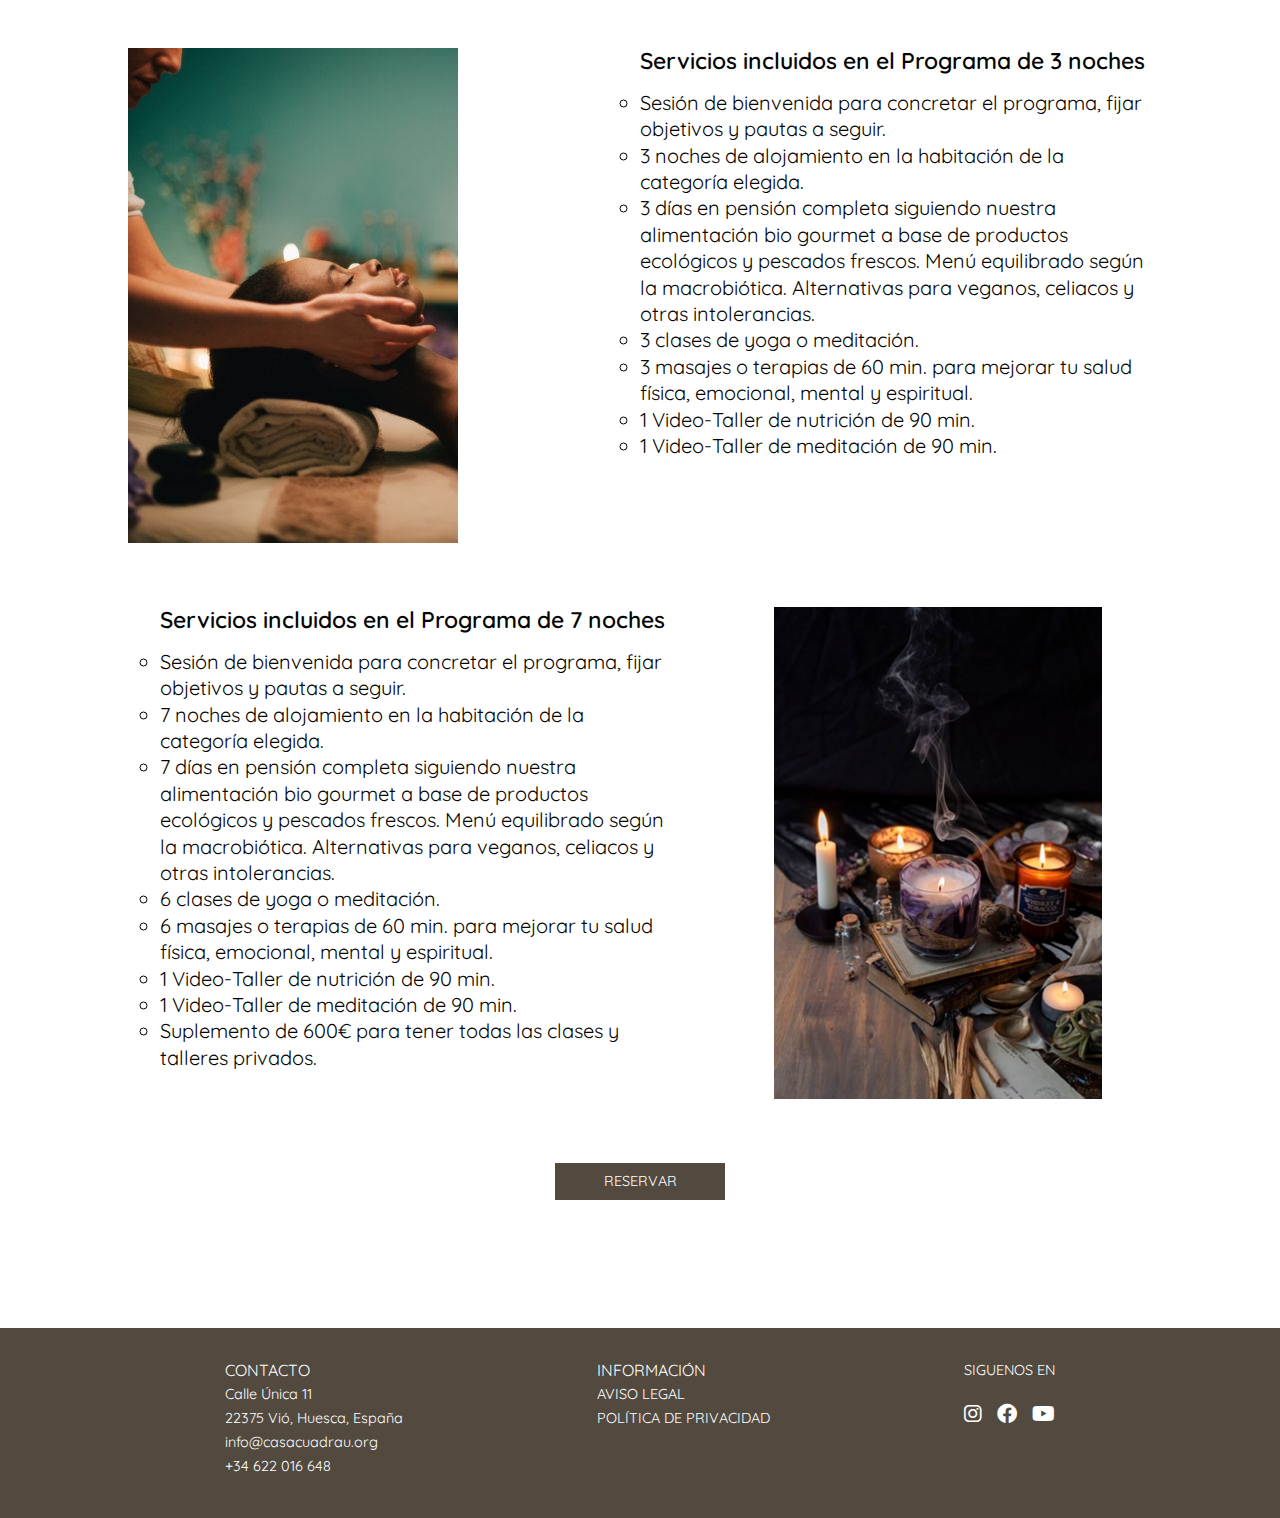
<file: exercise_two.html>
<!DOCTYPE html>
<html lang="es">
<head>
	<meta charset="UTF-8">
    <meta name="viewport" content="width=device-width, initial-scale=1.0">
	<title>Exercisie_two</title>
    <link rel="stylesheet" type="text/css" href="css/reset.css"/>
    <link rel="stylesheet" type="text/css" href="https://cdnjs.cloudflare.com/ajax/libs/font-awesome/6.0.0/css/all.min.css">
    <link rel="stylesheet" href="https://fonts.googleapis.com/css2?family=Material+Symbols+Outlined:opsz,wght,FILL,GRAD@48,600,1,0" />
    <link href="https://fonts.googleapis.com/css2?family=Cormorant+Garamond:wght@300;400&family=Quicksand:wght@300;400;500&family=Roboto&display=swap" rel="stylesheet">
    <link rel="stylesheet" type="text/css" href="css/style.css"/>
</head>

<body>
    

        <header>

            <div class="info">
            	<div class="wrapper">
                    <div class="container-clearfix">
    	                

    	                <div class="call">
    	                    <span class="phone"><a href="tel:+971144191 ">+34 622 016 648</a></span>
                            <span class="logo-mail"><i class="fa-regular fa-envelope"></i><a href="mailto:info@filemopi.com" class="info-mail">info@casacuadrau.com</a></span>
                           
    	                </div> 

                        <div class="flag">
                            <ul>
                                <li class="dto"><a href="#">Reserva personalizada 10% descuento</a></li>
                                <li class="flag-es"><a href="#"><img src="img/es.png" alt="flag-es"></a></li>
                                <li class="flag-de"><a href="#"><img src="img/de.png" alt="flag-de"></a></li>
                                <li class="flag-uk"><a href="#"><img src="img/en.png" alt="flag-en"></a></li>
                            </ul>
                        </div>
                    </div>
                </div>

            </div>
           
           	<div class="log-nav">
	           	<div class="wrapper">
                    <div class="flex-container">
    	            	<div class="logo">
    	                	<a href="index.html"><img src="img/casa-cuadrau-logo2@2x.png" alt="logo-casa-cuadrau"></a>
    	                </div>

    	                <div class="respmenu">
                            <input type="checkbox">
                            <i class="fas fa-bars"></i>
                            <i class="fas fa-times"></i>
                            <nav>
                                <div class="nav-menu">
                                    <ul>
                                        <li><a href="index.html">Inicio</a></li>
                                        <li><a href="#">La Finca</a>
                                            <ul>
                                                <li><a href="#">La Casa Ecológica</a></li>
                                                <li><a href="#">Naturaleza y Entorno</a></li>
                                            </ul>
                                        </li>
                                        <li class="la_expe"><a href="#">La Experiencia</a>
                                        <ul>
                                                <li><a href="exercise_one.html">Yoga y Meditación</a></li>
                                                <li><a href="exercise_two.html">Programa Anti-Stress</a></li>
                                                <li><a href="exercise_seven.html">Masaje</a></li>
                                                <li><a href="exercise_three.html">Detox</a></li>
                                                <li><a href="exercise_four.html">Transfórmate</a></li>
                                            </ul>
                                        </li>
                                        <li><a href="#">El lugar</a>
                                            <ul>
                                                <li><a href="#">El entorno</a></li>
                                                <li><a href="#">Los animales</a></li>
                                                <li><a href="#">Cómo llegar</a></li>
                                            </ul>
                                        </li>
                                        <li><a href="#">Nosotros</a>
                                            <ul>
                                                <li><a href="#">El Proyecto</a></li>
                                                <li><a href="#">El equipo</a></li>
                                                <li><a href="#">Trabaja con nosotros</a></li>
                                            </ul>
                                        </li>
                                        <li><a href="#">Restaurante</a>
                                            <ul>
                                                <li><a href="exercise_eight.html">Restaurante</a></li>
                                                <li><a href="#">Reservas</a></li>
                                            </ul>
                                        </li>
                                        <li><a href="#">Actividades</a>
                                            <ul>
                                                <li><a href="exercise_six.html">Paseo en caballo</a></li>
                                                <li><a href="#">Agroturismo</a></li>
                                                <li><a href="#">Senderismo</a></li>
                                                <li><a href="#">Comida vegetariana</a></li>
                                                <li><a href="#">Silencio alegre</a></li>
                                            </ul>
                                        </li>
                                        <li><a href="exercise_contact.html">Contacto</a></li>
                                        
                                    </ul>
                                </div>
                            </nav>
                        </div>
                    </div>

            	</div>
           	</div><!--END OF LOG-NAV --> 

        </header>

        <main>
            <section class="block-one">
                <div class="image-cover_two">
                    <div class="wrapper">
                        <div class="container-tittle-anti_stress">
                            
                        <h2 class="tittle_anti_stress">Anti-Stress</h2>
                            
                        </div>    
                    </div>
                </div>  
            </section>  

            <div class="block-twoo">
                <div class="container-presentation">
                    <div class="wrapper">

                        <div class="presentation_anti_stress">
                            
                            <aside class="program">
                                <div class="container_text_program_anti_stress">
                                    <h2 class="tittle_program_anti_stress">Anti-Stress Program</h2>
                                    <div class="container-data">
                                        <p class="data"><strong>Fecha:</strong> Cuando tú elijas</p>
                                        <p class="data"><strong>Duración:</strong> 3 o 7 noches</p>
                                    </div>

                                    <div class="box-web_reserva_form">
                                        <p class="button-reserva">
                                        <a href="exercise_reservas.html" class="button-search">RESERVAR AHORA</a></p>
                                    </div>

                                    <div class="container-help">
                                        <p class="data"><strong>¿Necesitas ayuda?</strong></p>
                                        <p class="data">Si tienes cualquier duda sobre el programa o los precios, o quieres que tramitemos tu reserva,<span class="hiper"><a href="exercise_contact.html"> ¡no dudes en contactar con nosotros</a></span> y te ayudaremos!</p>
                                    </div>
                                </div>
                            </aside>

                            <section class="text-presentation_anti_stress">
                                <h2 class="inside">Información</h2>
                                <p class="text1">Una estancia que te dará nuevas herramientas para controlar el estrés. Calma tu mente, mejora tu salud y tu forma física, recupera el sueño y la sonrisa. ¡Adiós estrés, Hola calma, hola vida!</p>
                                <p class="text1">Este nuevo programa es idóneo para ti si padeces de estrés en tu vida, especialmente si está relacionado con el entorno laboral. El objetivo principal es proporcionarte herramientas innovadoras para ayudarte a combatirlo de forma efectiva. Durante tu estancia combinaremos talleres específicos para la mejora de tu estilo de vida: nutrición, respiración, meditación, etc., junto con una alimentación bio gourmet basada en la macrobiótica.</p>
                                <p class="text1">Asimismo, te propondremos rutas diarias, a pie, por la Sierra de Mariola, para que el contacto con la naturaleza sea real y sanador; cada día podrás elegir entre clases de yoga o meditación y acordaremos una agenda de un total de seis masajes o terapias en función de tus necesidades. Completamos el programa con dos sesiones de mentoring para trabajar tus puntos débiles y conseguir una transformación profunda.</p>
                                <p class="text1">El conjunto resultará un alivio para tu sistema nervioso con una clara mejora de la salud y el sueño. Este programa ofrece la posibilidad de personalizarse al máximo, realizando todas las actividades de forma privada con coaches y terapeutas que trabajarán mano a mano contigo.</p>
                                <p class="text1">Nuestra recomendación es hacer el programa de 7 días, pero si tu agenda no te lo permite, te proponemos encajar varias visitas al año, empezando con una de 3 días, con el fin de que consigas el mismo resultado que si lo hicieras todo continuado.</p>

                            </section>
                        </div>

                        <section class="block-twoo">
                            
                            <div class="presentation_one">
                                <div class="image-massage">
                                    <img src="img/massage_2.jpeg" alt="image-woman-massage">
                                </div>

                                <div class="text-services">
                                    <h2 class="tittle-list-services">Servicios incluidos en el Programa de 3 noches</h2>
                                    <ul class="services_anti_stress">
                                        <li class="list_services">Sesión de bienvenida para concretar el programa, fijar objetivos y pautas a seguir.</li>
                                        <li class="list_services">3 noches de alojamiento en la habitación de la categoría elegida.</li>
                                        <li class="list_services">3 días en pensión completa siguiendo nuestra alimentación bio gourmet a base de productos ecológicos y pescados frescos. Menú equilibrado según la macrobiótica. Alternativas para veganos, celiacos y otras intolerancias. </li>
                                        <li class="list_services">3 clases de yoga o meditación. </li>
                                        <li class="list_services">3 masajes o terapias de 60 min. para mejorar tu salud física, emocional, mental y espiritual.</li>
                                        <li class="list_services">1 Video-Taller de nutrición de 90 min. </li>
                                        <li class="list_services">1 Video-Taller de meditación de 90 min. </li>
                                    </ul>
                                   
                                </div>
                            </div>

                            <div class="presentation_two">
                                <div class="text-services">
                                    <h2 class="tittle-list-services">Servicios incluidos en el Programa de 7 noches</h2>
                                    <ul class="services_anti_stress">
                                        <li class="list_services">Sesión de bienvenida para concretar el programa, fijar objetivos y pautas a seguir.</li>
                                        <li class="list_services">7 noches de alojamiento en la habitación de la categoría elegida.</li>
                                        <li class="list_services">7 días en pensión completa siguiendo nuestra alimentación bio gourmet a base de productos ecológicos y pescados frescos. Menú equilibrado según la macrobiótica. Alternativas para veganos, celiacos y otras intolerancias. </li>
                                        <li class="list_services">6 clases de yoga o meditación. </li>
                                        <li class="list_services">6 masajes o terapias de 60 min. para mejorar tu salud física, emocional, mental y espiritual.</li>
                                        <li class="list_services">1 Video-Taller de nutrición de 90 min. </li>
                                        <li class="list_services">1 Video-Taller de meditación de 90 min. </li>
                                        <li class="list_services">Suplemento de 600€ para tener todas las clases y talleres privados. </li>
                                    </ul>
                                   
                                </div>

                                <div class="image-massage_two">
                                    <img src="img/7_dias.jpeg" alt="image-velas">
                                </div>
                            </div>

                            <div class="box-web_reserva_form">
                                <p class="button-more">
                                <a href="exercise_reservas.html" class="button-search">RESERVAR</a></p>
                            </div>


                        </section>

                        
                    </div><!--END OF WRAPPER -->  
                </div>
                    
            </div>

        </main>


            <footer class="block-eigth">
                <div class="container-footer">
                    <div class="wrapper">
                        <div class="box-footer">
                            <div class="contacto">
                                <p class="tittle-contact">CONTACTO</p>
                                <a href="https://www.google.com/maps/place/C.+%C3%9Anica,+11,+22438+Panillo,+Huesca/@42.2369845,0.3006253,17z/data=!3m1!4b1!4m5!3m4!1s0x12a7c0001509e1f7:0xb52ae9c0a6fa50c5!8m2!3d42.2369845!4d0.3006253"><p class="adress">Calle Única 11</p></a>
                                <p class="adress">22375 Vió, Huesca, España</p>
                                <a href="mailto:info@casacuadrau.org"><p class="mail-footer">info@casacuadrau.org</p></a>
                                <a href="tel:34622016648"><p class="phone-footer">+34 622 016 648</p></a>
                            </div>

                            <div class="box-info">
                                <a href="#"><p class="tittle-contact">INFORMACIÓN</p></a>
                                <a href="#"><p class="adress">AVISO LEGAL</p></a>
                                <a href="#"><p class="adress">POLÍTICA DE PRIVACIDAD</p></a>
                            </div>   
                           

                            <div class="container-rrss">
                                <p class="follow-us">SIGUENOS EN</p>
                                    <div class="box-rrss">
                                        <div class="rrss-ig">
                                            <a href="#"><i class="fa-brands fa-instagram"></i></a>
                                        </div>
                                        <div class="rrss-fb">
                                            <a href="#"><i class="fa-brands fa-facebook"></i></a>
                                        </div>
                                        <div class="rrss-ytb">
                                            <a href="#"><i class="fa-brands fa-youtube"></i></a>
                                        </div>
                                    </div>
                            </div>
                            
                        </div>
                    </div>

                </div><!--END container-Footer -->
            </footer>
</body>
</html>
</file>
<file: css/style.css>
* {
    box-sizing: border-box;
}

body {
    font-family: roboto, sans-serif;
    background-color: #fff;
    position: relative;
}

a {
    color: inherit;
    text-decoration: none;
}

img {
    max-width: 100%;
    display: block;
}

.wrapper {
    margin: auto;
    text-align: center;
    max-width: 1024px;
}

.info {
    background-color: #f5f4f3;
}


.container-clearfix{
    display: flex;
    justify-content: space-between;
    padding: 0.65rem;
    color: #fff;
    font-size: 0.75rem;
    align-items: center;
    font-family: 'Quicksand', sans-serif;
}

.call{
    display: flex;
}

.phone>a{
    margin-right: 1.25rem;
}

.logo-mail>.fa-envelope{
    margin-right: 5px;
    color: #767676;
}


.flex-container{
    display: flex;
    flex-direction: column;
    padding: 0.45rem;
}

.logo,nav{
    margin: auto;
}


.name,nav{
    font-size: 0.75rem;
    
}

.call{
    display: flex;
    font-size: 0.75rem;
    color: #040404;
}

.flag>ul{
    display: flex;
    align-items: center;
}

.dto{
  
    text-align: center;
    margin: auto;
    background-color: #e3e3e3;
    color: #5a5a5a;
    border: 0.5px solid #fff0;
    border-radius: 1px;
    padding: 0.425rem;
    font-style: italic;
    margin-right: 0.94rem;
}

.dto:hover{
    background-color: #ffffff00;
    transition: all .2s;
    color: #5a5a5a;
    border: 0.5px solid #5a5a5a;
}

.flag-es,.flag-de{
    margin-right: 0.4rem
}

header{
    position: sticky;
    top: 0;
    background-color: #fff;
    z-index: 3;
    box-shadow: -1px 4px 11px 0.15px rgba(173,173,173,0.81);

}

header .fa-envelope{ /*<<SI NO HAY COMA, AFECTA AL DIRECTO>>!!*/
color: inherit;
}


.log-nav{
    padding-top: 0.65rem;
    padding-bottom: 1.6rem;
}

.logo{
    width: 20%;
}

.bold{
    font-weight: 800;
    
}

.regular{
    font-weight: 100;
    

}

.name{
    text-align: center;
    font-style: italic;
    margin: 0.31rem;
}

.fa-truck{
    margin-left: 0.5rem;
    background-color: #ff8d00;
    border-radius: 16px;
    font-size: 0.62rem;
    padding: 0.56rem;
    color: #fff;
    transform: scaleX(-1);
    vertical-align: 8px;
}

h1,p,h2,h3,.button-more{
    font-family: 'Quicksand', sans-serif;
}

nav{
    font-size: 1.125rem;
    margin-top: 0.37rem;
    font-weight: 400;
    font-family: 'Quicksand', sans-serif;
}

.nav-menu>ul{
    display: flex;
    flex-wrap: wrap;
}

nav>.nav-menu>ul>li{
    
    transition: all .2s;
}

nav>.nav-menu>ul>li>a{
  display: block;
  text-decoration: none;
  padding: 0.62rem 1rem;
  color: #040404;

}

nav>.nav-menu>ul>li:hover {
  background-color: #e7e5e5;
  border-radius: 7px;
  
}

nav>.nav-menu>ul>li:hover>a {
  color: #7A7A7A;
}

ul li ul{
  position: absolute;
  border-radius: 3px;
  overflow: hidden;
  display: none;/*<<QUITAR PARA MOSTRAR>>!!*/
  background: linear-gradient(325deg, #FFF, #FFF);
  box-shadow: 0px 0px 1.5px #acacac;
}

ul li:hover ul{
  display: block;
  margin-top: 0px;
}

ul>li>ul>li>a{
  color: #282828cf;
  text-align: left;
  font-size: 1.125rem;
  padding: 0.62rem 1rem;
  padding-left: 1.12rem;
  display: block;
  text-decoration: none;
}

ul>li>ul>li>a:hover{
    background-color: #04ACEC;
    color: #FFFFFF;
}

.image-cover{
    background-image: url(../img/torrent-fals-Fachada1.jpeg);
    background-repeat: no-repeat;
    background-size: cover;
    background-position: 72% 100%;
    height: 445px;

}

.image-cover_one{
    background-image: url(../img/cover_yoga.jpeg);
    background-repeat: no-repeat;
    background-size: cover;
    background-position: 72% 100%;
    height: 445px;
}

.image-cover_two{
    background-image: url(../img/relax.jpeg);
    background-repeat: no-repeat;
    background-size: cover;
    background-position: 72% 100%;
    height: 445px;
}

.image-cover_three{
    background-image: url(../img/cover_detox.jpeg);
    background-repeat: no-repeat;
    background-size: cover;
    background-position: 72% 53%;
    height: 412px;
}

.image-cover_four{
    background-image: url(../img/retreat.jpeg);
    background-repeat: no-repeat;
    background-size: cover;
    background-position: 72% 75%;
    height: 412px;
}

.image-cover_five{
    background-image: url(../img/cover_mascotas.jpeg);
    background-repeat: no-repeat;
    background-size: cover;
    background-position: 72% 58%;
    height: 412px;
}

.image-cover_six{
    background-image: url(../img/ruta_caballo.png);
    background-repeat: no-repeat;
    background-size: cover;
    background-position: 72% 58%;
    height: 412px;
}

.image-cover_seven{
    background-image: url(../img/cover_massage_one.jpeg);
    background-repeat: no-repeat;
    background-size: cover;
    background-position: 72% 72%;
    height: 412px;
}

.image-cover_eigth{
    background-image: url(../img/plato.jpeg);
    background-repeat: no-repeat;
    background-size: cover;
    background-position: 72% 58%;
    height: 412px;
}

.image-cover_contacto{
    background-image: url(../img/contacto.jpeg);
    background-repeat: no-repeat;
    background-size: cover;
    background-position: 72% 58%;
    height: 412px;
}

.image-cover_reservas{
    background-image: url(../img/reservas.jpeg);
    background-repeat: no-repeat;
    background-size: cover;
    background-position: 72% 58%;
    height: 412px;
}



.container-tittle-form{
    display: flex;
    flex-direction: column;
    align-items: center;
    padding-top: 8.4rem;
}

.container-tittle-form_yoga,.container-tittle-detox{
    padding-top: 12rem;
}

.container-tittle-anti_stress{
    padding-top: 16rem;
}

.container-tittle-mascotas{
    padding-top: 15rem
}

.container-tittle-masaje{
    padding-top: 17rem;
}

.container-tittle-restaurante{
    padding-top: 14rem;
}

.container-tittle-contacto,.container-tittle-masaje,.container-tittle-reservas{
    padding-top: 13rem;
}

h1,p{
    color: #fff;
    
}

h1,.subtittle{
    font-family: 'Cormorant Garamond', serif;
}

h1{
    font-size: 4.7rem;
}

.tittle_yoga,.tittle_anti_stress{
    font-size: 2.5rem;
    color: #fff;
}



.subtittle{
    font-size: 2rem;
}


.container-form-button{
    margin-top: 4.4rem;
}

.form-reserva{
    display: flex;
    align-items: center;
}

.box-online{
    margin: auto;
    color: #ffffff;
    padding: 0.5rem 1rem;
    background-color: #bb9d6e;
    line-height: 18px;
    
    
}

.box-online>p{
    font-size: 1rem;
    font-family: 'Quicksand', sans-serif;
}

.in-out{
    display: flex;
}

.box-check{
    font-family: 'Quicksand', sans-serif;

}

.name-reserva{
    background-color: #ffffff87;
    padding: 1rem 1.8rem;
    color: #4c4c4c;
    border: 1px solid #4c4c4ca8;
}

.fa-calendar-check,.fa-calendar-xmark,.fa-user{
    color: #767676;
}

.fa-calendar-check,.fa-calendar-xmark,.fa-user{
    margin-right: 0.31rem
}

.submit{
    margin: auto;
    border: 1.5px solid #524a3f;
    color: #ffffff;
    padding: 1rem 1rem;
    background-color: #524a3f;
    font-size: 1rem;
    font-family: 'Quicksand', sans-serif;
}

.submit:hover {
    background-color: #ffffff00;
    transition: all .2s;
    color: #fff;
    border: 1.5px solid #524a3f;
    background-color: #524a3f80;
}


.image-home,.image-detox,.image-massage,.image-massage_two,.image-protocolo,.image_yoga_reserva{
    max-width: 500px;
    margin-right: 3.12rem;
    /* box-shadow: 0 0 1rem rgba(0,0,0,.2); */
}


.image-massage{
    margin-right: 0;
}
.image_yoga_reserva{
    margin-right: 0;
}

.image-protocolo{
    margin-right: 0;
}

.image-massage_two{
    width: 32%;
}

.image-contact{
    margin-bottom: 1rem;
}

.image-contact,.image-contact_2{
   max-width: 500px 
}

.image-reserva,.image-reserva_last{
    max-width: 343px;
    margin-bottom: 10px;
    
}

.image-reserva_last{
    margin-bottom: 0;
}

.image-detox{
    margin-right: 2rem;
}

.presentation{
    display: flex;
    align-items: flex-start;
}

.presentation_one,.presentation_two{
    display: flex;
    align-items: flex-start;
    justify-content: space-between;
    margin-bottom: 4rem;
}

.presentation_four,.presentation_five,.presentation_seven{
    display: flex;
    align-items: flex-start;
    margin-bottom: 4rem;
}

.presentation_five{
    align-items: flex-start;
}


.presentation_seven{
    margin-bottom: 8rem;
}

.presentation_yoga,.presentation_anti_stress{
    display: flex;
    align-items: flex-start;
}

.presentation_anti_stress{
    align-items: flex-start;
    justify-content: space-evenly;

}

.presentation_mascotas{
    display: flex;
    justify-content: space-between;
    align-items: flex-start;
}


.program{
    text-align: left;
    font-family: 'Quicksand', sans-serif;
    color: #040404;
    width: 30%;
    margin-right: 3rem;
}

.container_text_program_anti_stress,.container_text_program_caballos,.container_text_massage{
    background-color: #f6f0e8;
    padding: 1.5rem 1rem;
    /* box-shadow: 0px 13px 24px 0px rgb(0 0 0 / 20%); */
}

.container_text_program_anti_stress,.container_text_massage{
    display: flex;
    flex-direction: column;
    align-items: center;
    }



.tittle_program,.tittle_program_anti_stress,.tittle_program_detox,.tittle_program_transforma,.tittle_program_mascotas,.tittle_program_caballo,.tittle_program_massage{
    font-size: 2rem;
    font-weight: 500;
    
    text-align: center;
    line-height: 2.25rem;
    margin-bottom: 2rem;
}

.tittle_program_anti_stress{
    width: 100%;
    margin-bottom: 1rem;
    text-align: center;
}



.tittle_program_transforma{
    text-align: center;
}

.tittle_program_mascotas{
    width: 94%;
}

/* .tittle_program_caballo{
    width: 97%;
} */



.container-data,.container-data_mascotas{
    margin-bottom: 2rem;
    text-align: center;
}

/* .container-data_mascotas{
    width: 87%;
} */

.container-data_masaje{
    width: 100%;
}

.data{
    color: #040404;
    font-size: 1.25rem;
    line-height: 1.5rem;
    margin-bottom: 0.5rem;
}

strong{
    font-weight: bold;
}

.container-help{
    margin-top: 2rem;
    text-align: center;
}

.inside,.rent,.tittle-list-services,.tittle-list-services_massage,.tittle-list-services_restaurante{
    font-size: 1.43rem;
    color: #040404;
    text-align: left;
    font-weight: 600;
    line-height: 1.6rem;
    margin-bottom: 0.5rem;
}

.tittle-list-services_restaurante{
    font-size: 1.25rem;
    margin: 1rem 0rem 0.5rem;
}

.text-presentation{
    color: #000;
    display: flex;
    flex-direction: column;
    align-items: flex-start;
}

.text-presentation_yoga{
    color: #000;
    display: flex;
    flex-direction: column;
    align-items: flex-start;
    width: 50%;
}

.text-presentation>p{
    color: #040404;
    font-size: 1.25rem;
    text-align: left;
    line-height: 1.5rem;
    margin-bottom: 1rem;
}

.text-presentation_mascotas{
    color: #000;
    display: flex;
    flex-direction: column;
    align-items: flex-start;
    width: 50%;
}

.text-presentation_yoga>p{
    color: #040404;
    font-size: 1.25rem;
    text-align: left;
    line-height: 1.5rem;
}

.text-presentation_anti_stress{
    color: #000;
    display: flex;
    flex-direction: column;
    align-items: flex-start;
    width: 65%;
}

.text-presentation_anti_stress>p{
    color: #040404;
    font-size: 1.25rem;
    text-align: left;
    line-height: 1.5rem;
    font-family:'Quicksand', sans-serif;
    margin-bottom: 1rem;
}

.text-presentation_mascotas>p{
    color: #040404;
    font-size: 1.25rem;
    text-align: left;
    line-height: 1.5rem;
    font-family:'Quicksand', sans-serif;
}

.text-presentation_restaurante{
    color: #000;
    display: flex;
    flex-direction: column;
    align-items: center;

}

.text-presentation_restaurante>.text1{
    color: #040404;
    font-size: 1.25rem;
    text-align: center;
    line-height: 1.85rem;
    font-family:'Quicksand', sans-serif;
    width: 90%;

}

.text-services,.text-services_massage,.text-services_detox,.text-services_transforma,.text-services_mascotas,.text-services_caballos{
    color: #040404;
    font-size: 1.25rem;
    text-align: left;
    line-height: 1.5rem;
    font-family:'Quicksand', sans-serif;
    width: 50%;
    margin-left: 2rem;
}

.text-services_massage{
    width: 100%;
    display: flex;
    flex-direction: column;
    align-items: center;
    text-align: center;
}

.text-services_massage>.text1{
    color: #040404;
    margin-bottom: 3rem;
    width: 77%;
}

.presentation_box_terapias{
    margin-bottom: 4rem;
}

.text-services_mascotas{
    width: 100%;
}

.text-services_caballos{
    width: 90%;
}

.tittle-list-services,.tittle-list-services,.tittle-list-services_mascotas,.tittle-list-services_massage{
    margin-bottom: 1rem;
    font-size: 1.43rem;
    color: #040404;
    text-align: left;
    font-weight: 600;
    line-height: 1.6rem;
    width: 78%;
}

.tittle-list-services{
    width: 100%;
}

.tittle-list-services_mascotas{
    width: 90%;
}

.tittle-list-services_massage{
    text-align: center;
}

.services_anti_stress{
    list-style-type: circle;
    line-height: 1.65rem;
    font-family:'Quicksand', sans-serif;

}

.container_box_massage{
    display: flex;
    justify-content: space-between;
    flex-wrap: wrap;
}

.container_box_restaurante{
    display: flex;
    justify-content: space-around;
    flex-wrap: wrap;
}

.presentation_box{
    padding-top: 4rem;

}

.box_masaje{
    width: 32%;
    display: flex;
    flex-direction: column;
    align-items: center;
    box-shadow: 0 0 1rem rgba(0,0,0,.2);
}

.box_restaurante{
    width: 42%;
    display: flex;
    flex-direction: column;
    align-items: center;
    box-shadow: 0px 0px 10px 0px rgb(0 0 0 / 20%);
    margin-top: 5rem;
}

.tittle-list-services_massage{
    margin-top: 1rem;
}

.box_masaje>.text1{
    color: #040404;
    font-size: 1rem;
    line-height: 1.5rem;
    font-family: 'Quicksand', sans-serif;
    margin-top: 0;
    padding: 0 1rem 1rem;
}

.box_restaurante>.text1{
    color: #040404;
    font-size: 1rem;
    line-height: 1.5rem;
    font-family: 'Quicksand', sans-serif;
    margin-top: 0;
    padding: 0 1rem 3rem;
}

.box-reserva{
    margin-top: 1rem;
}

.box-web_reserva{
    margin-top: 4rem;
}

.button-more{
    font-size: 0.9rem;
    text-align: center;
    margin: auto;
    width: 170px;
    line-height: 35px;
    background-color: #524a3f;
    color: #fff;
    border: 1.5px solid #fff0;
}

.button-more:hover {
    background-color: #ffffff00;
    transition: all .2s;
    color: #524a3f;
    border: 1.5px solid #524a3f;
}

.button-reserva{
    font-size: 1rem;
    text-align: center;
    margin: auto;
    width: 170px;
    line-height: 45px;
    background-color: #524a3f;
    color: #fff;
    border: 1.5px solid #fff0;
}

.button-reserva:hover {
    background-color: #ffffff00;
    transition: all .2s;
    color: #524a3f;
    border: 1.5px solid #524a3f;
}

.box-activities{
    display: flex;
    flex-direction: row;
    flex-wrap: wrap;
    box-shadow: 0px 13px 24px 0px rgb(0 0 0 / 20%);
}

.box-activities>img{
    display: block;
}

.block-twoo_twoo{
    padding-top: 6rem;
}

.block-twoo,.block-three,.block-four,.block-five,.block-six,.block-seven,.block-eigth{
    padding-top: 8rem;
}

.tittle-experience,.actividades,.tittle-news{
    margin-bottom: 3rem;
}

.text-experience{
    margin-bottom: 2rem;
}

.our-experience{
    font-size: 2rem;
    color: #040404;
    line-height: 3rem;
    font-weight: 500;

}

.experience{
    font-size: 1.5rem;
    color: #040404;
    width: 74%;
    margin: auto;
    line-height: 1.2;
}

.box-activities>li{
    width: 33.33%;
    margin: auto;
}

.item{
    position: relative;
    text-align: center;
    cursor: pointer;
    font-family: 'Quicksand', sans-serif;
}

.item::before{
    content:'';
    color: #fff;
    position: absolute;
    top: 0;
    bottom: 0;
    left: 0;
    right: 0;
    background-color: rgba(0,0,0,0.6);
    opacity: 0;
    transition: .3s ease;
    z-index:  2;
    display: flex;
    align-content: center;
    align-items: center;
    justify-content: center;
    font-size: 1.5rem; 
    pointer-events: none;
}
.item1::before{
    content:'YOGA-MEDITACIÓN';
}
.item2::before{
    content:'ANTI-STRESS';
}
.item3::before{
    content:'DETOX';
}
.item4::before{
    content:'TRANSFORMA';
}
.item5::before{
    content:'TRAE TU MASCOTA';
}
.item6::before{
    content:'PASEO EN CABALLO';
}
.item7::before{
    content:'21 DÍAS PARA CAMBIAR TU VIDA';
}
.item8::before{
    content:'MASAJE';
}
.item9::before{
    content:'RESTAURANTE';
}


.item:hover::before{
    opacity: 1;   
    transition: .3s ease;
    
}


.container-box-reserva{
    display: flex;
    align-items: center;
}

.container-yoga-fisico{
    display: flex;
    align-items: center;
    margin: 5rem 0 5rem;
    align-items: flex-start;
}


.text-reserva{
    color: #000;
    display: flex;
    flex-direction: column;
    align-items: flex-start;
    width: 63%;
}

/* .image-casa-cuadrau-inside{
    box-shadow: 0px 13px 24px 0px rgb(0 0 0 / 20%);
} */

.image_yoga_reserva{
    box-shadow: 0px 13px 24px 0px rgb(0 0 0 / 20%);
}

.text-reserva_yoga{
    color: #000;
    display: flex;
    flex-direction: column;
    align-items: flex-start;
    width: 85%;
}

.text-reserva>p{
    color: #040404;
    font-size: 1.25rem;
    text-align: left;
    line-height: 1.5rem;
    width: 92%;
}

.text-reserva_yoga>p{
    color: #040404;
    font-size: 1.25rem;
    text-align: left;
    line-height: 1.5rem;
    width: 92%;
}



.image-cuadrau{
    display: block;
}

.rent{
    width: 86%;
}

.button-actividades{
    font-size: 1.15rem;
    text-align: center;
    margin: auto;
    width: 320px;
    line-height: 50px;
    border: 1.25px solid #524a3f;
    color: #524a3f;
    font-family: 'Quicksand', sans-serif;
    font-weight: 500;

}

.button-actividades:hover {
    background-color: #c0bfbf;
    transition: all .2s;
    color: #ffffff;
    border: 1.5px solid #c0bfbf;
}

.reserva{
    margin-top: 3rem;
}


.box-dates{
    display: flex;
    padding: 0.5rem;
}


.box2{
    margin-left: 5px;
}

.box3{
    margin-left: 5px;
}

.image-box{
    box-shadow: 0px 13px 24px 0px rgb(0 0 0 / 20%);
}

.text-box{
    margin-top: 1.5rem;
    line-height: 1.6rem;
}

.date-1{
    font-weight: 500;
    color: #040404;
    font-size: 1.25rem;
}

.date{
    color: #040404;
    font-size: 1.2rem;
    font-weight: 400;
}

.image-map{
    background-color: #f5f4f3;
    padding-top: 45px;
}

.location{
    font-family: 'Quicksand', sans-serif;
    font-size: 2rem;
    color: #040404;
    font-weight: 500;
}

iframe{
    margin-top: 35px;
    margin-bottom: 80px;
    box-shadow: 4px 6px 12px 2px #0000002b;
    width: 100%;
}

.cartas{
    font-size: 2rem;
    color: #040404;
    line-height: 3rem;
    font-weight: 500;
}


.newsletters{
    background-color: #f6f0e8;
    width: 67%;
    margin: auto;
    padding: 3rem 0 10.5rem;
}

.container_contacto{
    background-color: #f6f0e8;
    width: 48%;
    margin: auto;
    padding: 3rem 0 4.5rem;
    box-shadow: 0px 13px 24px 0px rgb(0 0 0 / 15%);
}

.presentation_box_reserva{
    display: flex;


}
.box_contacto,.box_reserva{
    display: flex;
    flex-direction: column;
    align-items: center;
    background-color: #f6f0e8;
    width: 62%;
    margin: auto;
    padding: 3rem 0 4.5rem;
}
 


.box{
    display: flex;
    flex-direction: column;
    padding: 0 2rem;
    
}

li>.bordername_contact{
    
    margin-right: 5px;
}

li>.borderapellidos_contact{
    
    margin-left: 5px;
}

.text-reserva-formulario{
    color: #040404;
    text-align: center;
    line-height: 1.5rem;
    margin-bottom: 2rem;
    display: flex;
    flex-direction: column;
    align-items: center;
}

.text-reserva-formulario>p{
    font-family: 'Quicksand', sans-serif;
    color: #040404;
    font-size: 1.25rem;
}


.tittle-newsletter,.tittle-contacto{
    font-size: 1.6rem;
    font-weight: 700;
    margin-bottom: 2.5rem;
}

.tittle-contacto{
    width: 80%;
    line-height: 2rem;
}

.container-name{
    display: flex;
    justify-content: center;
    text-align: left;
}

.container-fecha{
    display: flex;
    justify-content: space-between;
}

.box-fecha_desde,.box-fecha_hasta{
    width: 50%;
    text-align: left;
}

.box-fecha_desde{
    margin-right: 5px;
}

.box-fecha_hasta{
    margin-left: 5px;
}

.bordername,.bordermail{
    padding: 0.62rem;
    border: 1.5px solid #fff;
    border-radius: 3px;
    width: 75%;
    font-family: 'Quicksand', sans-serif;
    font-weight: 600;
    margin-bottom: 0.62rem
}

.box_name,.box_mail_phone{
    display: flex;
    justify-content: space-between;
}

.bordername_contact,.borderapellidos_contact,.bordermail_contact,.bordertelefono_contact,.border_conocer,.border_mensaje,.border_actividad,.border_name_date,.boreder_date,.border_name-date,.border_conocer,.border_mensaje{
    padding: 0.62rem;
    border: 1.5px solid #fff;
    border-radius: 3px;
    width: 100%;
    font-family: 'Quicksand', sans-serif;
    margin-bottom: 0.62rem;
}

.border_name-date{
    margin-top: 0.25rem;
}

.bordermail_contact{
    margin-right: 5px;
}

.bordertelefono_contact{
    margin-left: 5px;
}

.box_animales{
    margin-bottom: 0.62rem;
    display: flex;
    justify-content: center;
    margin: 1.5rem;
}

.box_animales>.box_date{
    margin-right: 1rem;
}
#check{
    margin-top: 3rem;
}

.accept,.box_name,.box_date,.si,.no{
    font-size: 0.9em;
    font-family: 'Quicksand', sans-serif;
    color: #000;
   
}

.container-suscribirse{
    margin-top: 2.5rem;
}

.button-suscribirse{
    font-size: 1.15rem;
    text-align: center;
    margin: auto;
    width: 150px;
    line-height: 41px;
    background-color: #000;
    color: #fff;

}

.button-suscribirse:hover {
    background-color: #c0bfbf;
    transition: all .2s;
    color: #ffffff;
}

.container-footer{
    background-color: #524a3f;
    padding: 1.9rem 0 2.5rem;
}

.box-footer{
    display: flex;
    justify-content: space-around;
}

.contacto{
    line-height: 1.5rem;
    text-align: left;
}

.tittle-contact{
    color: #fff;
    font-size: 1rem;
}

.container-rrss{
    display: flex;
    flex-direction: column;
    line-height: 1.5rem;
}

.adress,.mail-footer,.phone-footer,.follow-us{
    color: #fff;
    font-size: 0.9rem;
}

.box-info{
    line-height: 1.5rem;
    text-align: left;
}

.box-info>p{
    color: #fff;
    font-size: 0.9rem;
}

.follow-us{
    margin-bottom: 1.25rem;
}

.box-rrss{
    display: flex;
    justify-content: space-between;
    color: #fff;
    font-size: 1.25rem;
    line-height: 1.5rem;
}

input[type="checkbox"],
.fa-bars,
.fa-times {
    display: none;
}


/* tablet */
@media screen and (max-width: 1024px){

    nav>.nav-menu>ul>li>a{
        padding: 0.62rem 0.9rem;
    }

    .name-reserva{
        padding: 1rem 1rem;
    }

    .block-twoo,.block-three,.block-four,.block-five,.block-six,.block-seven,.block-eigth{
        padding-top: 5rem;
}

    .image-home{
        margin-right: 1.5rem;
    }

    .container-form-button{
        margin-top: 4.4rem;
    }

   .presentation,.container-box-reserva,.presentation_yoga,.container-yoga-fisico,.presentation_anti_stress,.presentation_one,.block-four,.presentation_mascotas,.presentation_five,.presentation_seven{
        padding: 0rem 1rem;
    }

    .presentation_two{
        padding: 0rem 2rem;

    }


    .container-yoga-fisico{
        display: flex;
        flex-direction: row;
        align-items: flex-start;
    }

    iframe{
        width: 100%;
    }

    /* four */
    .block-four{
        padding-top: 5rem;
    }

    /* seven */

    
    .image-cover_seven{
        background-position: 72% 93%;
    }

    .text-services_massage{
        width: 67%;
    }

    .text-services_massage>.text1{
        text-align: left;
        width: 100%;
    }

    .container_box_massage{
        padding: 0rem 1rem;
    }

/* reserva */
    
    .presentation_box_reserva{
        padding: 4rem;
    }
    
    .box_reserva{
        width: 51%;
        padding: 3rem 13px 3.5rem;
    }

    .text-reserva-formulario{
        width: 90%;
    }

}
    
/* movil */
@media screen and (max-width: 767px) {
    h1 {
        width: 69%;
    }

    nav > .nav-menu > ul > li > a {
        padding: 0.62rem 0.42rem;
    }

    .container-tittle-form, .form-reserva, .container-form-button,
    .box-online, .name-reserva, .in-out, .box-button, .submit,
    .container-box-reserva, .text-reserva, .text-services,
    .tittle_program_mascotas, .tittle-list-services_mascotas,
    .container_text_program_anti_stress, .image-cover_seven,
    .tittle-list-services_massage, .box_contacto,
    .presentation_box_reserva, .box_reserva {
        width: auto;
    }

    .tittle-cover, .presentation, .container-box-reserva,
    .presentation_box_reserva {
        display: flex;
        flex-direction: column;
        align-items: center;
    }

    .container-tittle-form{
        padding-top: 1rem;
    }

    .container-box-reserva, .presentation_box_reserva {
        align-items: flex-start;
    }

    .form-reserva {
        align-items: center;
        flex-direction: column;
    }

    .container-form-button, .box-online, .name-reserva, .in-out, .box-button,
    .submit, .text-reserva, .tittle-list-services_mascotas,
    .container_text_program_anti_stress, .box_reserva {
        margin-top: 1.1rem;
    }

    .box-online, .box-button {
        margin-top: 1.1rem;
    }

    .submit {
        padding: 1rem 6.1rem;
    }

    .text-presentation{
        margin-top: 2rem;
        align-items: center;
    }
    .text-reserva {
        margin-top: 2rem;
        align-items: center;
    }

    .text-reserva>p {
    width: 100%;
    }
    
    .box-reserva{
        margin-top: 2rem;
    }
    .rent{
       width: 100%; 
    }

    .tittle_program_mascotas {
        text-align: left;
    }

    .container_text_program_anti_stress {
        align-items: flex-start;
    }

    .image-cover_seven {
        background-position: 72% 166%;
    }
    .container-box-reserva{
    display: flex;
    flex-direction: column-reverse;
    align-items: center;
}

    .box_reserva {
        margin-right: 1rem;
    }


    .presentation_box_reserva {
        padding: 2rem;
    }
    
}

/* MOVIL */
@media screen and (max-width: 600px) {
    .logo{
        margin: 0;
        width: 33%;
    }
    h1 {
        font-size: 3.8rem;
        padding: 1px 17px 3px 17px;
        width: 100%;
        line-height: 3.5rem;
    }

    .container-clearfix {
        display: flex;
        justify-content: center;
    }

    .call, .nav-menu > ul, .presentation, .box-newsletters, .box-footer, .container_text_massage, .container_box_massage, .container_box_restaurante, .box_contacto, .container_box_reserva {
        display: flex;
        flex-direction: column;
        align-items: center;
    }

    .call {
        display: none;
    }

    .phone {
        margin-right: 0rem;
    }

    .flag {
        display: none;
    }

    .nav-menu > ul {
        display: flex;
        flex-direction: column;
    }

    .container-tittle-form, .box-formulario {
        padding-top: 4rem;
    }

    .tittle-cover, .presentation_yoga, .presentation_anti_stress, .presentation_one, .presentation_two, .presentation_four, .presentation_five, .presentation_seven {
        display: flex;
        flex-direction: column;
        align-items: center;
    }

    .box-formulario {
        margin-top: 4rem;
    }

    .box-button, .in-out {
        margin-top: 1.1rem;
    }

    .submit {
        padding: 1rem 5.4rem;
    }

    .image-home, .image-massage, .image-massage_two, .image-detox {
        margin-right: 0rem;
    }

    .box1 > .image-box, .box2 > .image-box, .box3 > .image-box {
        display: inline-block;
    }

    .box2, .box3 {
        margin-left: 0;
    }

    .image-box {
        margin-top: 3rem;
    }

    .box-newsletters, .box-footer, .container_text_massage, .container_box_massage, .container_box_restaurante, .box_contacto, .container_box_reserva {
        display: flex;
        flex-direction: column;
        align-items: center;
    }

    .box-newsletters {
        justify-content: center;
    }

    .box-footer {
        justify-content: center;
        align-content: center;
        flex-wrap: wrap;
        margin-top: 1rem;
    }

    .contacto, .box-info, .container-rrss {
        text-align: center;
        margin-top: 1rem;
    }

    .follow-us {
        margin-bottom: 0.4rem;
    }

    .box-rrss {
        justify-content: space-around;
    }

    .presentation, .experience, .rent, .actividades, .box-reserva, .box-activities > li, .container-box-reserva, .tittle-list-services, .tittle-list-services_massage {
        width: 100%;
    }

    .box-dates {
        padding: 0;
        display: flex;
        flex-direction: column;
    }

    .box-name, .box-mail-phone, .container-image_contact {
        flex-direction: column;
    }

    li > .bordername_contact {
        margin-right: 0;
    }

    li > .borderapellidos_contact {
        margin-left: 0;
    }

    li > .bordermail_contact {
        margin-right: 0;
    }

    li > .bordertelefono_contact {
        margin-left: 0;
    }

     /* menu responsive */
     .respmenu input[type="checkbox"],
     .respmenu .fa-bars,
     .respmenu .fa-times {
         position: absolute;
         box-sizing: border-box;
         margin: 0;
         padding: 0;
         right:140px;
         top: 55px;
         width: 48px;
         height: 48px;
         display: initial;
         z-index: 3;
     }
 
     .respmenu .fa-bars,
     .respmenu .fa-times {
         font-size: 48px;
         pointer-events: none;
     }
 
     .respmenu input[type="checkbox"] { opacity: 0; }
 
     body>header {
        position: relative;
    }
         .respmenu nav {
             position: fixed;
             top: 0;
             right:-500px;
             background-color: #f5f4f3;
             width: 100%;
              max-width: 100%; 
             box-shadow: 0 0 10px rgba(0, 0, 0, 0.1);
             transition: all .5s ease-in-out;
             z-index: 2;
             top: -7px;
    /*         visibility: hidden;*/
         }
     
         .respmenu nav ul {
             padding: 0;
             list-style: none;
         }
     
         .respmenu nav ul li {
             padding: 10px;
             text-align: center;
         }
     
         .respmenu input:checked ~ nav {
            right: 0;
            background-color: #f5f4f3;
    /*        visibility: visible;*/
         }
 
     .respmenu .fa-bars {
         display: block;
         font-size: 35px;
         cursor: pointer;
     }
 
     .respmenu input:checked ~ .fa-bars { display: none; }
 
     .respmenu input:not(:checked) ~ .fa-times { display: none; }
 
     .nav-menu>ul {
         display: flex;
         flex-direction: column;
         align-items: flex-start;
     }
}

@media screen and (max-width: 414) {
    .log-nav{
            background-color: #f5f4f3;
    }
    .flex-container{
        padding: 1px;
    }
    .container-clearfix{
        display: none;
    }

    .respmenu input[type="checkbox"],
    .respmenu .fa-bars,
    .respmenu .fa-times {
         right:10px;
         top: 30px;
    }
}


@media screen and (max-width: 390px){
    .log-nav{
        padding-top: 0;
        padding-bottom: 0;
    }
    
    .info{
        display: none;
    }
    .flex-container{
        padding: 1rem;
    }

    .respmenu input[type="checkbox"],
    .respmenu .fa-bars,
    .respmenu .fa-times {
        right:10px;
        top: 20px;
    }
   
}

/* MOVIL */
@media screen and (max-width: 375px) {
    .container-clearfix {display: none ;}
    .flex-container {flex-direction: row;}
    .container-tittle-form { padding-top: 2rem; }
    .logo {width: 100%;}
    .logo > a > img {max-width: 50%;}
    .log-nav {padding: 15px 10px 6px; background-color: #f5f4f3; }
    .flex-container {padding: 0;}
    .la_expe {text-align: left;}
    .container-form-button { margin-top: 4rem; }
    .box-online { padding: 0.5rem 3.95rem; }
    .name-reserva { padding: 1rem 0.5rem; }
    .submit { padding: 1rem 5.1rem; }
    .box2, .box3 { margin-left: 0; }

    /* two */
    .image-massage_two { width: 100%; }
    .tittle-list-services { width: 94%; }
    .text-services { text-align: center; }

    /* three */
    .text-services_detox { width: 100%; }

    /* five */
    .tittle_program_mascotas { width: 100%; }
    .text-services_mascotas { margin-left: 0; width: 90%; }
    .tittle-list-services_mascotas { width: 100%; text-align: center; }
    .container-data_mascotas { width: 100%; }

    /* six */
    .image-cover_six { background-position: 91% 57%; }
    .text-services_caballos { width: 79%; margin-left: 0; }

    /* seven */
    .image-cover_seven { background-position: 13% 166%; }
    .button-actividades { width: 75%; }

    /* eigth */
    .box_contacto { width: 90%; }

    /* contact */
    .image-cover_contacto { background-position: 48% 58%; }
    #check { margin: 0 2rem; }

    /* reserva */
    .box_reserva { padding: 3rem 0px 3.5rem; }
    .box_animales { margin: 1rem; }

    .respmenu .fa-times {
        right:6px;
        top: 10px;
        
    }

    .respmenu input[type="checkbox"],
     .respmenu .fa-bars,
     .respmenu .fa-times {
         right:8px;
         top: 32px;
     }
    
}
</file>
